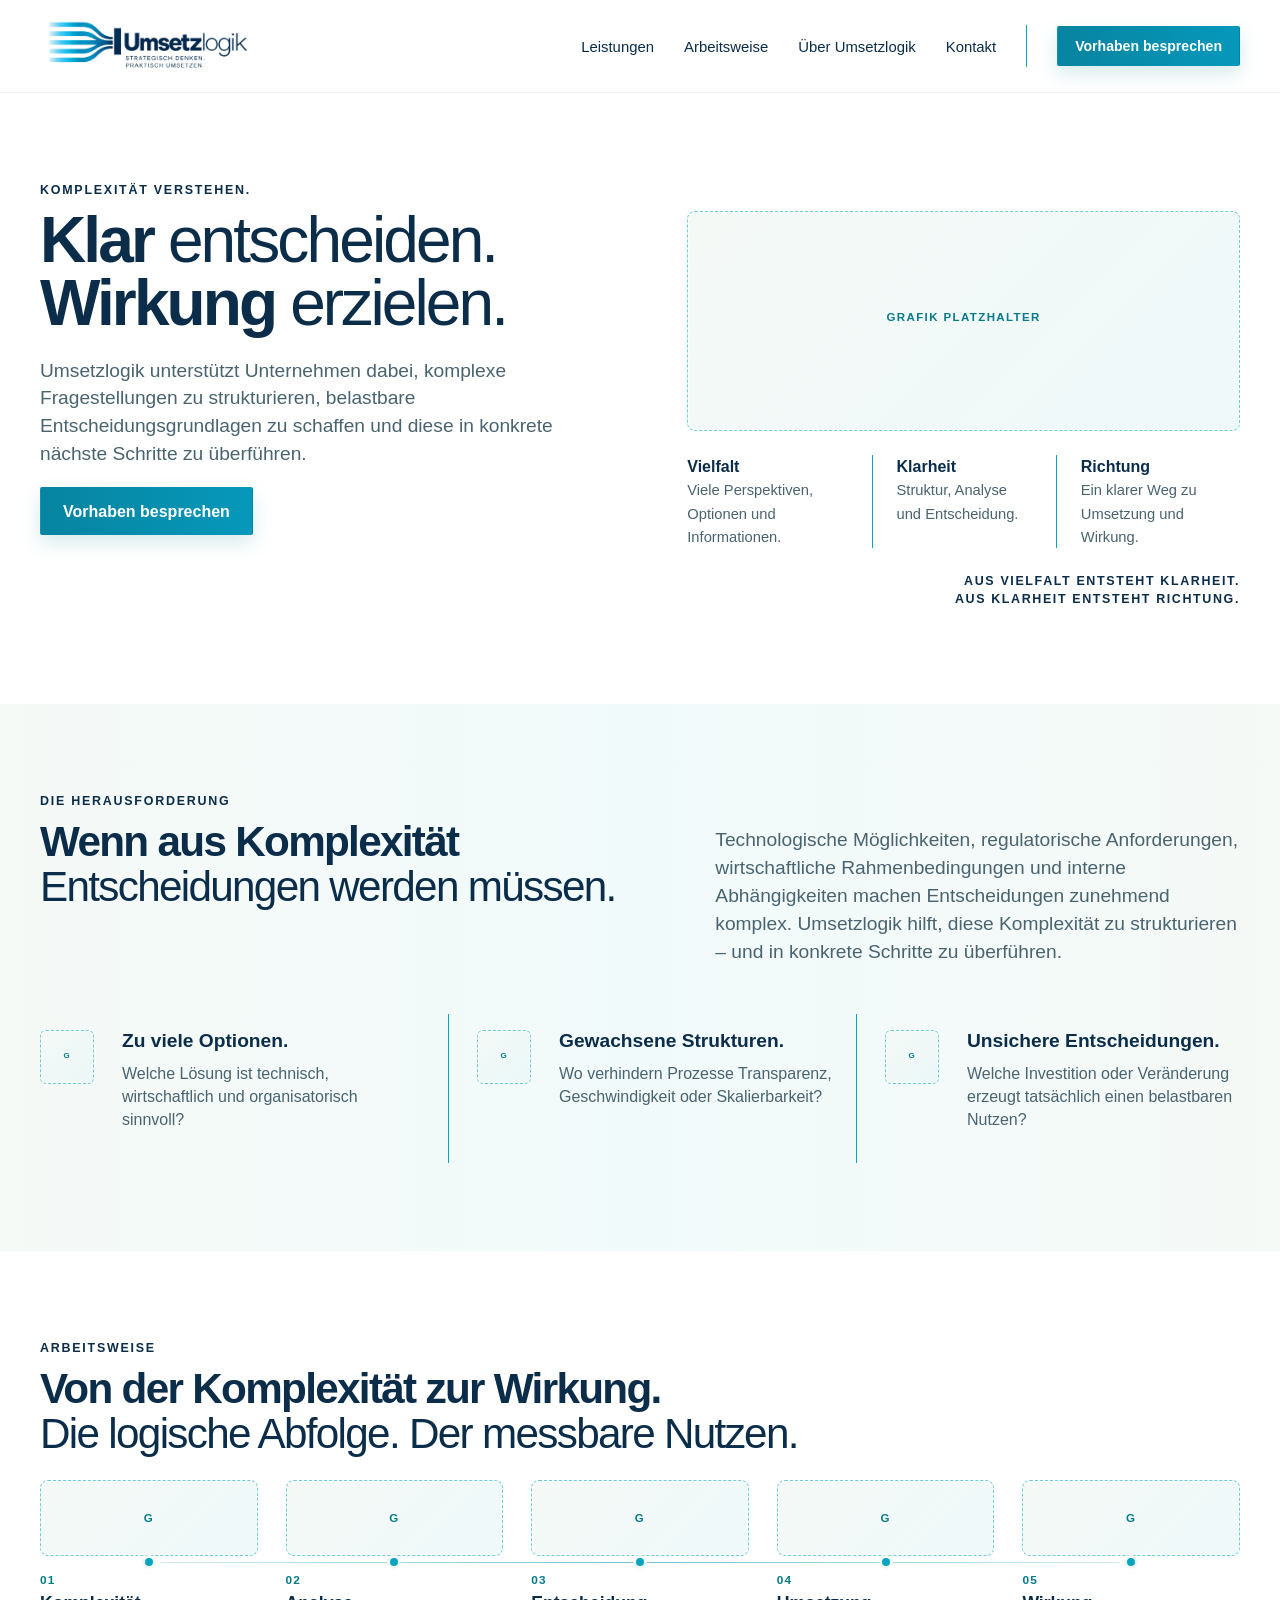
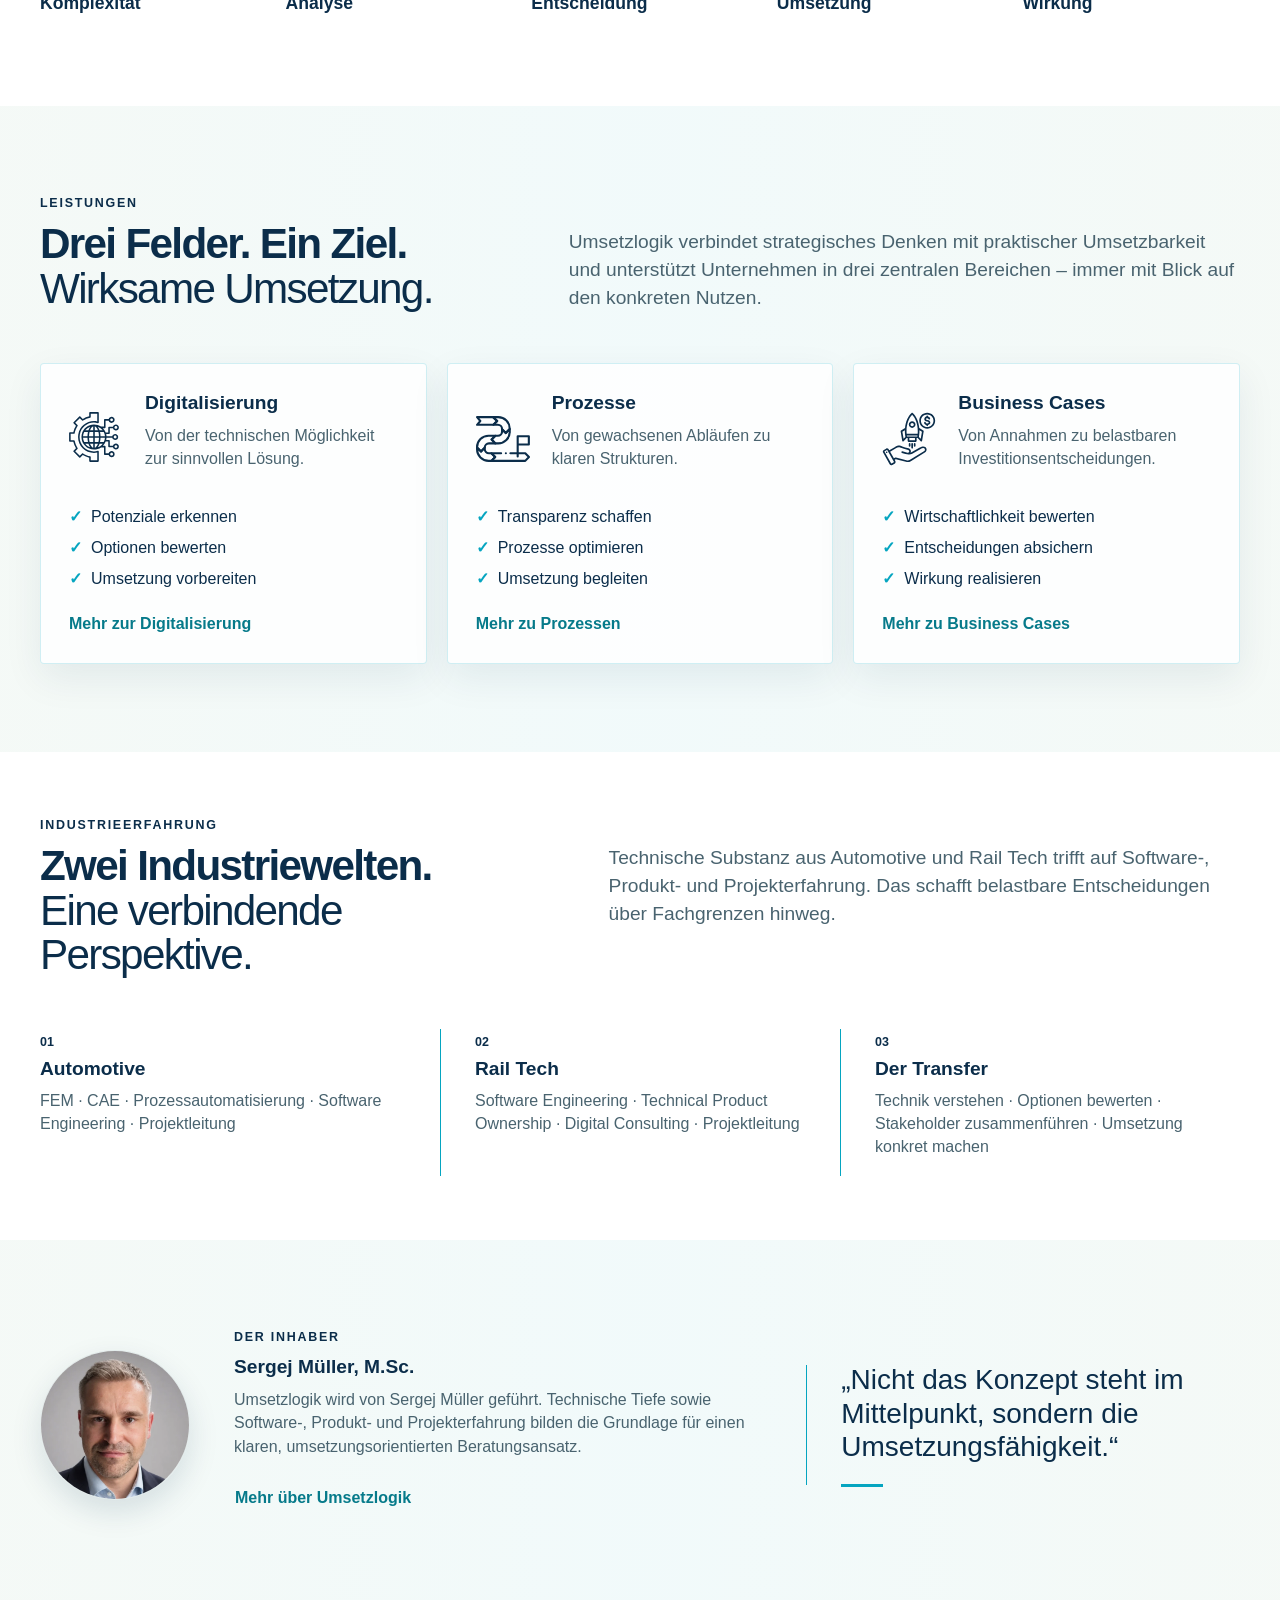
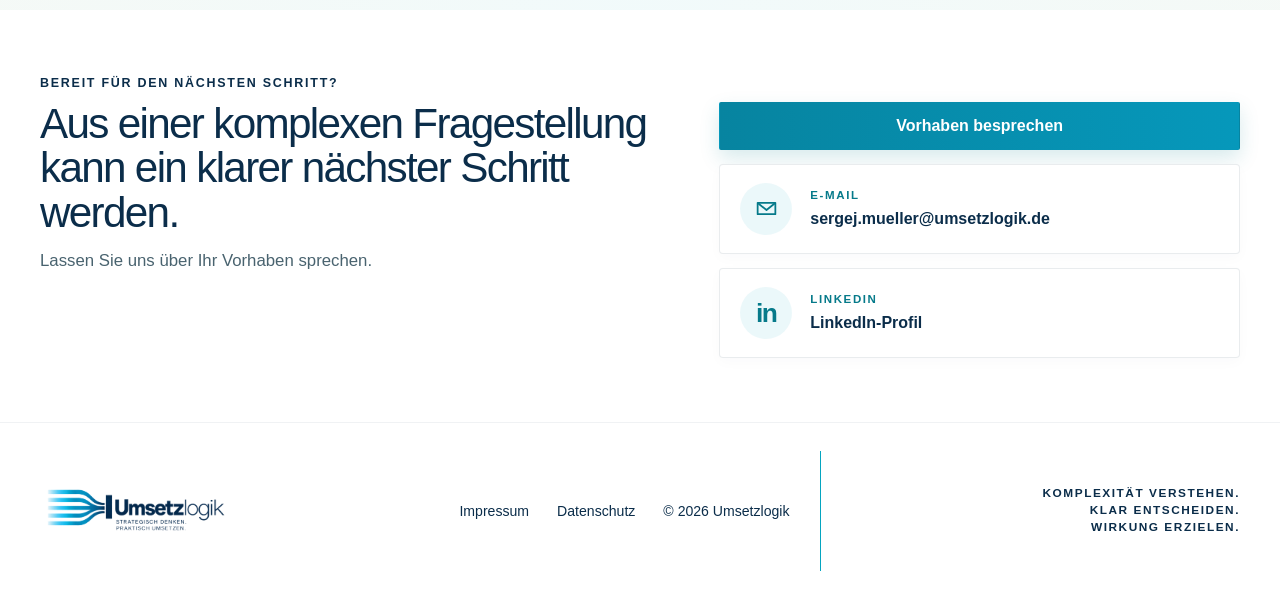
<file: index.html>
<!DOCTYPE html>

<html lang="de">

<head>
    <meta charset="utf-8" />
    <meta content="width=device-width,initial-scale=1" name="viewport" />
    <title>Klar entscheiden. Wirkung erzielen. | Umsetzlogik</title>
    <meta
        content="Umsetzlogik strukturiert komplexe Fragestellungen in Digitalisierung, Prozessen und Business Cases – mit Industrieerfahrung aus Automotive und Rail Tech."
        name="description" />
    <meta content="#0B2D4A" name="theme-color" />
    <link href="assets/favicon.svg?v=20260915-14" rel="icon" type="image/svg+xml" />
    <link href="assets/style.css?v=20260920-40" rel="stylesheet" />
    <meta content="Klar entscheiden. Wirkung erzielen. | Umsetzlogik" property="og:title" />
    <meta
        content="Umsetzlogik strukturiert komplexe Fragestellungen in Digitalisierung, Prozessen und Business Cases – mit Industrieerfahrung aus Automotive und Rail Tech."
        property="og:description" />
    <meta content="website" property="og:type" />
    <link href="https://umsetzlogik.de/" rel="canonical" />
    <meta content="https://umsetzlogik.de/" property="og:url" />
    <meta content="Umsetzlogik" property="og:site_name" />
    <meta content="de_DE" property="og:locale" />
    <meta content="https://umsetzlogik.de/assets/logo-primary.png" property="og:image" />
    <meta content="summary_large_image" name="twitter:card" />
</head>

<body class="home">
    <header class="site-header">
        <div class="container nav"><a aria-label="Umsetzlogik Startseite" class="brand" href="index.html"><img
                    alt="Umsetzlogik – Strategisch denken. Praktisch umsetzen." class="brand-logo" loading="eager"
                    src="assets/logo-primary.png?v=20260915-15" /></a>
            <nav aria-label="Hauptnavigation" class="nav-links" id="site-nav"><a class=""
                    href="leistungen.html">Leistungen</a><a class="" href="arbeitsweise.html">Arbeitsweise</a><a
                    class="" href="ueber.html">Über Umsetzlogik</a><a class="" href="kontakt.html">Kontakt</a><span
                    aria-hidden="true" class="nav-sep"></span><a class="btn primary" href="kontakt.html">Vorhaben
                    besprechen</a></nav><button aria-controls="site-nav" aria-expanded="false" aria-label="Menü öffnen"
                class="mobile-toggle"><span></span><span></span><span></span></button>
        </div>
    </header>
    <main>
        <section class="hero">
            <div class="container hero-grid">
                <div class="hero-copy">
                    <p class="eyebrow">Komplexität verstehen.</p>
                    <h1><strong>Klar</strong> entscheiden.<br /><strong>Wirkung</strong> erzielen.</h1>
                    <p class="lead muted">Umsetzlogik unterstützt Unternehmen dabei, komplexe Fragestellungen zu
                        strukturieren, belastbare Entscheidungsgrundlagen zu schaffen und diese in konkrete nächste
                        Schritte zu überführen.</p>
                    <div class="hero-actions"><a class="btn primary" href="kontakt.html">Vorhaben besprechen</a></div>
                </div>
                <div class="hero-art">
                    <div aria-label="Grafik Platzhalter" class="graphic-placeholder hero" role="img"><span>Grafik
                            Platzhalter</span></div>
                    <div class="hero-meta">
                        <div><strong>Vielfalt</strong><span class="muted small">Viele Perspektiven, Optionen und
                                Informationen.</span></div>
                        <div><strong>Klarheit</strong><span class="muted small">Struktur, Analyse und
                                Entscheidung.</span></div>
                        <div><strong>Richtung</strong><span class="muted small">Ein klarer Weg zu Umsetzung und
                                Wirkung.</span></div>
                    </div>
                    <div class="manifesto">Aus Vielfalt entsteht Klarheit.<br />Aus Klarheit entsteht Richtung.</div>
                </div>
            </div>
        </section>
        <section class="section tint">
            <div class="container question-grid">
                <div class="question-heading">
                    <p class="eyebrow">Die Herausforderung</p>
                    <h2><strong>Wenn aus Komplexität</strong><br />Entscheidungen werden müssen.</h2>
                </div>
                <div class="question-copy">
                    <p class="muted lead">Technologische Möglichkeiten, regulatorische Anforderungen, wirtschaftliche
                        Rahmenbedingungen und interne Abhängigkeiten machen Entscheidungen zunehmend komplex.
                        Umsetzlogik hilft, diese Komplexität zu strukturieren – und in konkrete Schritte zu überführen.
                    </p>
                </div>
                <div class="question-cards">
                    <div class="mini-card">
                        <div class="icon">
                            <div aria-label="Platzhalter für Grafik: Optionen und Wege"
                                class="graphic-placeholder challenge-graphic-placeholder" role="img"
                                title="Optionen und Wege"><span>G</span></div>
                        </div>
                        <div>
                            <h3>Zu viele Optionen.</h3>
                            <p class="muted">Welche Lösung ist technisch, wirtschaftlich und organisatorisch sinnvoll?
                            </p>
                        </div>
                    </div>
                    <div class="mini-card">
                        <div class="icon">
                            <div aria-label="Platzhalter für Grafik: Prozess und Ablauf"
                                class="graphic-placeholder challenge-graphic-placeholder" role="img"
                                title="Prozess und Ablauf"><span>G</span></div>
                        </div>
                        <div>
                            <h3>Gewachsene Strukturen.</h3>
                            <p class="muted">Wo verhindern Prozesse Transparenz, Geschwindigkeit oder Skalierbarkeit?
                            </p>
                        </div>
                    </div>
                    <div class="mini-card">
                        <div class="icon">
                            <div aria-label="Platzhalter für Grafik: Ziel und Wirkung"
                                class="graphic-placeholder challenge-graphic-placeholder" role="img"
                                title="Ziel und Wirkung"><span>G</span></div>
                        </div>
                        <div>
                            <h3>Unsichere Entscheidungen.</h3>
                            <p class="muted">Welche Investition oder Veränderung erzeugt tatsächlich einen belastbaren
                                Nutzen?</p>
                        </div>
                    </div>
                </div>
            </div>
        </section>
        <section class="section">
            <div class="container">
                <p class="eyebrow">Arbeitsweise</p>
                <h2><strong>Von der Komplexität zur Wirkung.</strong><br />Die logische Abfolge. Der messbare Nutzen.
                </h2>
                <div class="process">
                    <div class="step">
                        <div class="step-icon">
                            <div aria-label="Platzhalter für Grafik: Optionen und Wege"
                                class="graphic-placeholder process-graphic-placeholder" role="img"
                                title="Optionen und Wege"><span>G</span></div>
                        </div><span class="num">01</span><strong>Komplexität</strong>
                    </div>
                    <div class="step">
                        <div class="step-icon">
                            <div aria-label="Platzhalter für Grafik: Analyse"
                                class="graphic-placeholder process-graphic-placeholder" role="img" title="Analyse">
                                <span>G</span></div>
                        </div><span class="num">02</span><strong>Analyse</strong>
                    </div>
                    <div class="step">
                        <div class="step-icon">
                            <div aria-label="Platzhalter für Grafik: Entscheidung"
                                class="graphic-placeholder process-graphic-placeholder" role="img" title="Entscheidung">
                                <span>G</span></div>
                        </div><span class="num">03</span><strong>Entscheidung</strong>
                    </div>
                    <div class="step">
                        <div class="step-icon">
                            <div aria-label="Platzhalter für Grafik: Umsetzung"
                                class="graphic-placeholder process-graphic-placeholder" role="img" title="Umsetzung">
                                <span>G</span></div>
                        </div><span class="num">04</span><strong>Umsetzung</strong>
                    </div>
                    <div class="step">
                        <div class="step-icon">
                            <div aria-label="Platzhalter für Grafik: Ziel und Wirkung"
                                class="graphic-placeholder process-graphic-placeholder" role="img"
                                title="Ziel und Wirkung"><span>G</span></div>
                        </div><span class="num">05</span><strong>Wirkung</strong>
                    </div>
                </div>
            </div>
        </section>
        <section class="section tint">
            <div class="container">
                <div class="service-intro">
                    <div class="service-heading">
                        <p class="eyebrow">Leistungen</p>
                        <h2><strong>Drei Felder. Ein Ziel.</strong><br />Wirksame Umsetzung.</h2>
                    </div>
                    <p class="lead muted service-copy">Umsetzlogik verbindet strategisches Denken mit praktischer
                        Umsetzbarkeit und unterstützt Unternehmen in drei zentralen Bereichen – immer mit Blick auf den
                        konkreten Nutzen.</p>
                </div>
                <div class="cards-3">
                    <article class="card service-card">
                        <div class="service-head">
                            <div class="icon"><img alt="" aria-hidden="true" class="pictogram pictogram-asset"
                                    src="assets/icons/digitalisierung.svg" /></div>
                            <div>
                                <h3>Digitalisierung</h3>
                                <p class="muted">Von der technischen Möglichkeit zur sinnvollen Lösung.</p>
                            </div>
                        </div>
                        <ul>
                            <li>Potenziale erkennen</li>
                            <li>Optionen bewerten</li>
                            <li>Umsetzung vorbereiten</li>
                        </ul><a class="link" href="digitalisierung.html">Mehr zur Digitalisierung</a>
                    </article>
                    <article class="card service-card">
                        <div class="service-head">
                            <div class="icon"><img alt="" aria-hidden="true" class="pictogram pictogram-asset"
                                    src="assets/icons/prozesse.svg" /></div>
                            <div>
                                <h3>Prozesse</h3>
                                <p class="muted">Von gewachsenen Abläufen zu klaren Strukturen.</p>
                            </div>
                        </div>
                        <ul>
                            <li>Transparenz schaffen</li>
                            <li>Prozesse optimieren</li>
                            <li>Umsetzung begleiten</li>
                        </ul><a class="link" href="prozesse.html">Mehr zu Prozessen</a>
                    </article>
                    <article class="card service-card">
                        <div class="service-head">
                            <div class="icon"><img alt="" aria-hidden="true" class="pictogram pictogram-asset"
                                    src="assets/icons/business-cases.svg" /></div>
                            <div>
                                <h3>Business Cases</h3>
                                <p class="muted">Von Annahmen zu belastbaren Investitionsentscheidungen.</p>
                            </div>
                        </div>
                        <ul>
                            <li>Wirtschaftlichkeit bewerten</li>
                            <li>Entscheidungen absichern</li>
                            <li>Wirkung realisieren</li>
                        </ul><a class="link" href="business-cases.html">Mehr zu Business Cases</a>
                    </article>
                </div>
            </div>
        </section>
        <section class="section compact industry-proof">
            <div class="container">
                <p class="eyebrow">Industrieerfahrung</p>
                <div class="industry-proof-head">
                    <h2><strong>Zwei Industriewelten.</strong><br />Eine verbindende Perspektive.</h2>
                    <p class="lead muted">Technische Substanz aus Automotive und Rail Tech trifft auf Software-,
                        Produkt- und Projekterfahrung. Das schafft belastbare Entscheidungen über Fachgrenzen hinweg.
                    </p>
                </div>
                <div class="industry-proof-grid">
                    <div>
                        <span class="num">01</span>
                        <h3>Automotive</h3>
                        <p class="muted">FEM · CAE · Prozessautomatisierung · Software Engineering · Projektleitung</p>
                    </div>
                    <div>
                        <span class="num">02</span>
                        <h3>Rail Tech</h3>
                        <p class="muted">Software Engineering · Technical Product Ownership · Digital Consulting ·
                            Projektleitung</p>
                    </div>
                    <div>
                        <span class="num">03</span>
                        <h3>Der Transfer</h3>
                        <p class="muted">Technik verstehen · Optionen bewerten · Stakeholder zusammenführen · Umsetzung
                            konkret machen</p>
                    </div>
                </div>
            </div>
        </section>
        <section class="section tint">
            <div class="container about-strip"><img alt="Sergej Müller, M.Sc., Inhaber von Umsetzlogik"
                    class="portrait portrait-photo" loading="lazy"
                    src="assets/sergej-mueller-home-close.webp?v=20260920-01" />
                <div>
                    <p class="eyebrow">Der Inhaber</p>
                    <h3>Sergej Müller, M.Sc.</h3>
                    <p class="muted">Umsetzlogik wird von Sergej Müller geführt. Technische Tiefe sowie Software-,
                        Produkt- und Projekterfahrung bilden die Grundlage für einen klaren, umsetzungsorientierten
                        Beratungsansatz.</p><a class="btn ghost" href="ueber.html">Mehr über Umsetzlogik</a>
                </div><span class="vline"></span>
                <div class="quote">„Nicht das Konzept steht im Mittelpunkt, sondern die Umsetzungsfähigkeit.“</div>
            </div>
        </section>
        <section class="section compact inquiry-cta">
            <div class="container inquiry-cta-grid">
                <div class="inquiry-copy">
                    <p class="eyebrow">Bereit für den nächsten Schritt?</p>
                    <h2>Aus einer komplexen Fragestellung kann ein klarer nächster Schritt werden.</h2>
                    <p class="muted">Lassen Sie uns über Ihr Vorhaben sprechen.</p>
                </div><a class="btn primary inquiry-primary" href="kontakt.html">Vorhaben besprechen</a>
                <div aria-label="Direkter Kontakt" class="inquiry-options"><a class="inquiry-option"
                        href="mailto:sergej.mueller@umsetzlogik.de"><span aria-hidden="true"
                            class="inquiry-option-icon inquiry-mail-icon"><svg role="img" viewbox="0 0 24 24">
                                <path d="M3.5 6.5h17v11h-17z"></path>
                                <path d="m4.5 7.5 7.5 6 7.5-6"></path>
                            </svg></span><span class="inquiry-option-copy"><span
                                class="inquiry-option-label">E-Mail</span><span
                                class="inquiry-option-value">sergej.mueller@umsetzlogik.de</span></span></a><a
                        class="inquiry-option" href="https://de.linkedin.com/in/sergej-m%C3%BCller-3799a1286"
                        rel="noopener" target="_blank"><span aria-hidden="true"
                            class="inquiry-option-icon inquiry-linkedin-icon">in</span><span
                            class="inquiry-option-copy"><span class="inquiry-option-label">LinkedIn</span><span
                                class="inquiry-option-value">LinkedIn-Profil</span></span></a></div>
            </div>
        </section>
    </main>
    <footer class="footer">
        <div class="container footer-grid"><a class="brand" href="index.html"><img
                    alt="Umsetzlogik – Strategisch denken. Praktisch umsetzen." class="brand-logo" loading="eager"
                    src="assets/logo-primary.png?v=20260915-15" /></a>
            <div class="footer-links"><a href="impressum.html">Impressum</a><a
                    href="datenschutz.html">Datenschutz</a><span>© 2026 Umsetzlogik</span></div><span
                class="vline"></span>
            <div class="slogan">Komplexität verstehen.<br />Klar entscheiden.<br />Wirkung erzielen.</div>
        </div>
    </footer>
    <script src="assets/script.js?v=20260916-18"></script>
</body>

</html>
</file>
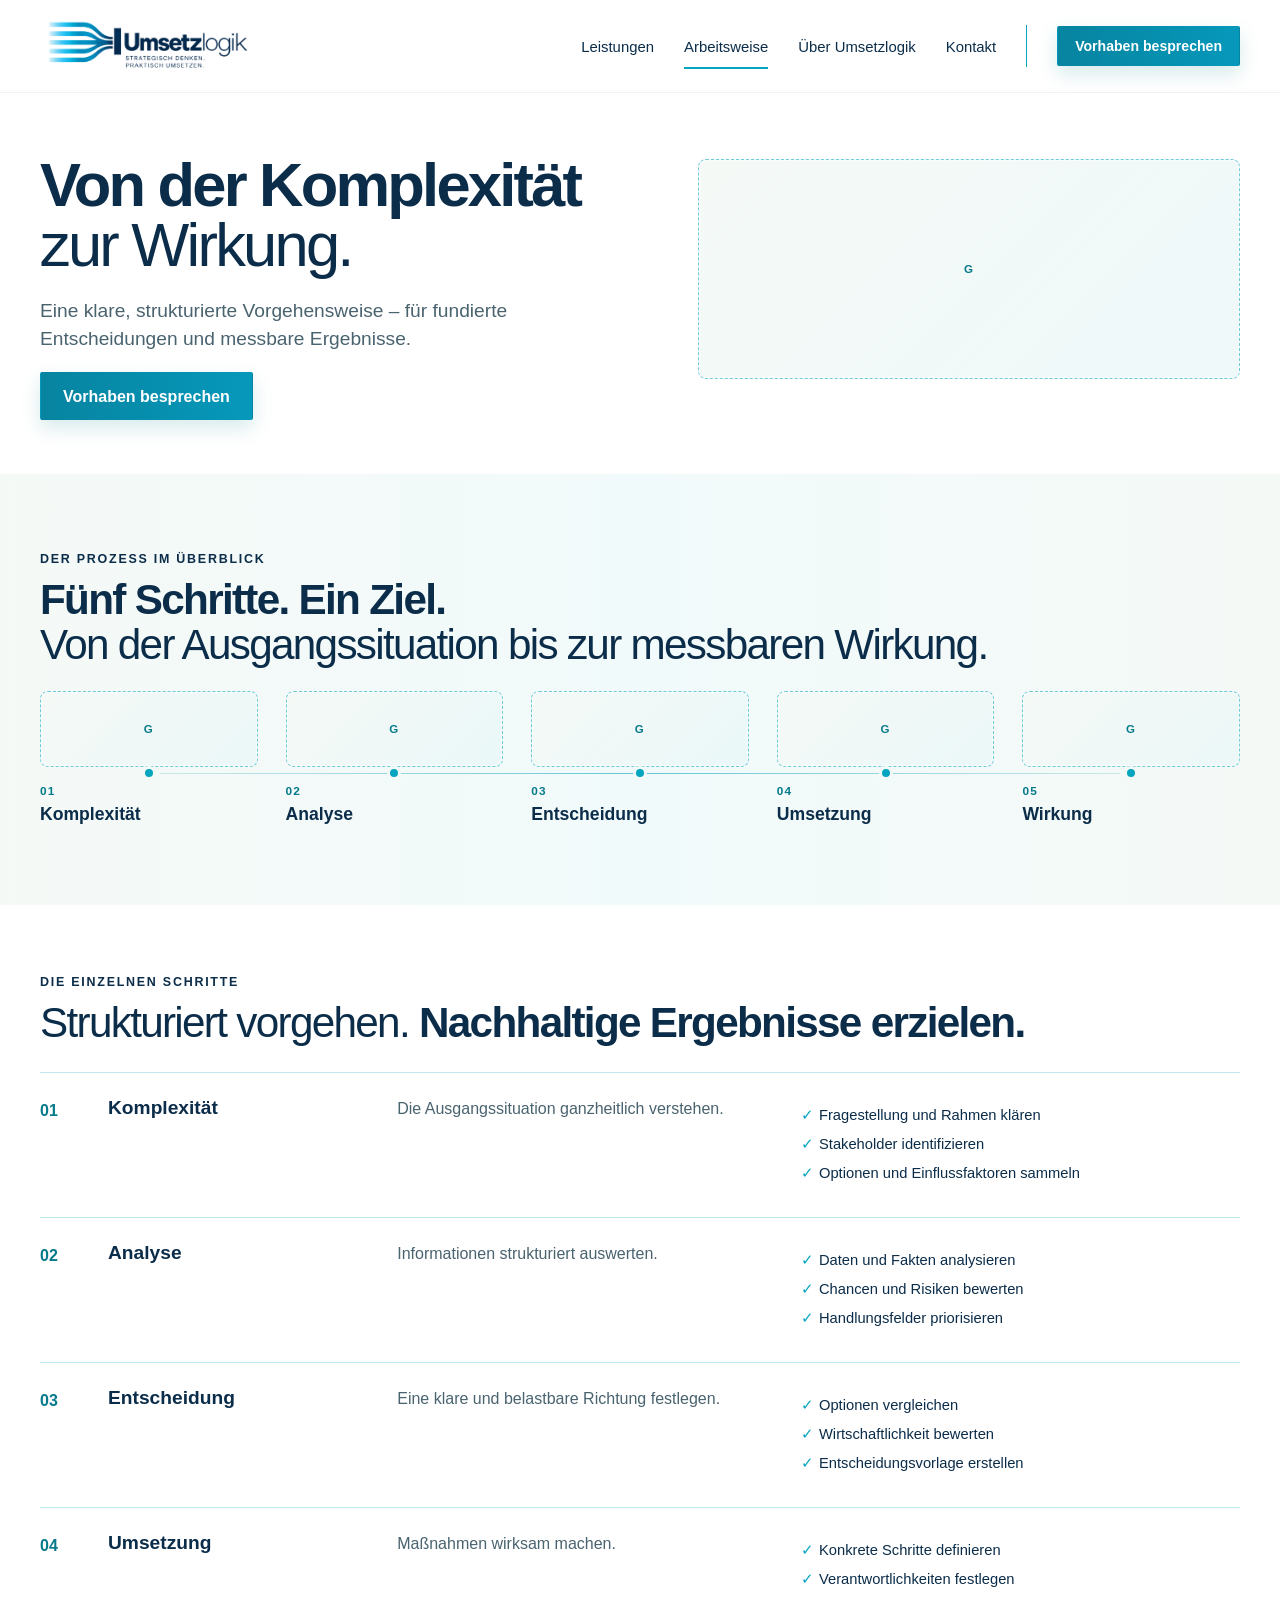
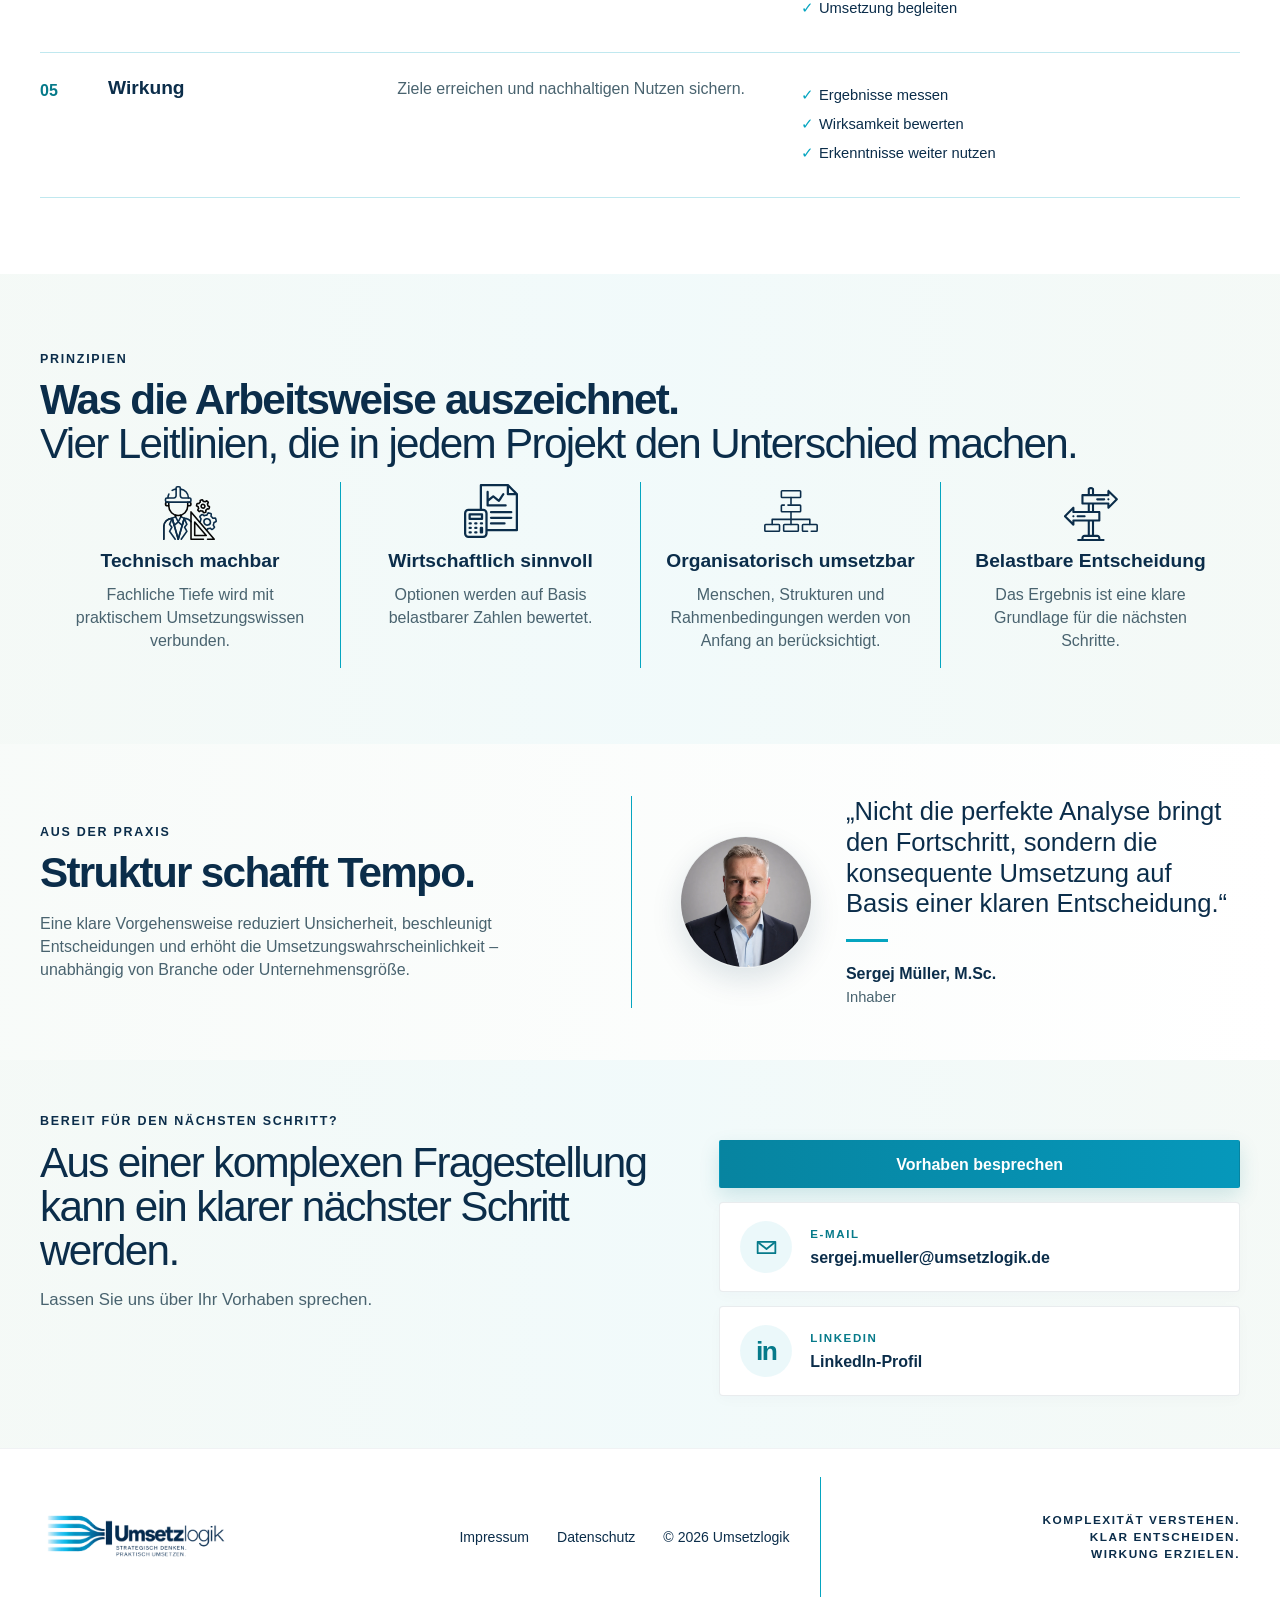
<file: arbeitsweise.html>
<!DOCTYPE html>

<html lang="de">

<head>
    <meta charset="utf-8" />
    <meta content="width=device-width,initial-scale=1" name="viewport" />
    <title>Arbeitsweise | Umsetzlogik</title>
    <meta
        content="Von Komplexität zu Wirkung: eine klare, strukturierte Vorgehensweise für fundierte Entscheidungen und messbare Ergebnisse."
        name="description" />
    <meta content="#0B2D4A" name="theme-color" />
    <link href="assets/favicon.svg?v=20260915-14" rel="icon" type="image/svg+xml" />
    <link href="assets/style.css?v=20260920-40" rel="stylesheet" />
    <meta content="Arbeitsweise | Umsetzlogik" property="og:title" />
    <meta
        content="Von Komplexität zu Wirkung: eine klare, strukturierte Vorgehensweise für fundierte Entscheidungen und messbare Ergebnisse."
        property="og:description" />
    <meta content="website" property="og:type" />
    <link href="https://umsetzlogik.de/arbeitsweise.html" rel="canonical" />
    <meta content="https://umsetzlogik.de/arbeitsweise.html" property="og:url" />
    <meta content="Umsetzlogik" property="og:site_name" />
    <meta content="de_DE" property="og:locale" />
    <meta content="https://umsetzlogik.de/assets/logo-primary.png" property="og:image" />
    <meta content="summary_large_image" name="twitter:card" />
</head>

<body>
    <header class="site-header">
        <div class="container nav"><a aria-label="Umsetzlogik Startseite" class="brand" href="index.html"><img
                    alt="Umsetzlogik – Strategisch denken. Praktisch umsetzen." class="brand-logo" loading="lazy"
                    src="assets/logo-primary.png?v=20260915-15" /></a>
            <nav aria-label="Hauptnavigation" class="nav-links" id="site-nav"><a class=""
                    href="leistungen.html">Leistungen</a><a aria-current="page" class="active"
                    href="arbeitsweise.html">Arbeitsweise</a><a class="" href="ueber.html">Über Umsetzlogik</a><a
                    class="" href="kontakt.html">Kontakt</a><span aria-hidden="true" class="nav-sep"></span><a
                    class="btn primary" href="kontakt.html">Vorhaben besprechen</a></nav><button
                aria-controls="site-nav" aria-expanded="false" aria-label="Menü öffnen"
                class="mobile-toggle"><span></span><span></span><span></span></button>
        </div>
    </header>
    <main>
        <section class="page-hero">
            <div class="container page-hero-grid">
                <div>
                    <h1><strong>Von der Komplexität</strong><br />zur Wirkung.</h1>
                    <p class="lead muted">Eine klare, strukturierte Vorgehensweise – für fundierte Entscheidungen und
                        messbare Ergebnisse.</p><a class="btn primary" href="kontakt.html">Vorhaben besprechen</a>
                </div>
                <div aria-label="Platzhalter für Grafik: Arbeitsweise"
                    class="graphic-placeholder hero brand-graphic-placeholder" role="img" title="Arbeitsweise">
                    <span>G</span></div>
            </div>
        </section>
        <section class="section tint">
            <div class="container">
                <p class="eyebrow">Der Prozess im Überblick</p>
                <h2><strong>Fünf Schritte. Ein Ziel.</strong><br />Von der Ausgangssituation bis zur messbaren Wirkung.
                </h2>
                <div class="process">
                    <div class="step">
                        <div class="step-icon">
                            <div aria-label="Platzhalter für Grafik: Optionen und Wege"
                                class="graphic-placeholder process-graphic-placeholder" role="img"
                                title="Optionen und Wege"><span>G</span></div>
                        </div><span class="num">01</span><strong>Komplexität</strong>
                    </div>
                    <div class="step">
                        <div class="step-icon">
                            <div aria-label="Platzhalter für Grafik: Analyse"
                                class="graphic-placeholder process-graphic-placeholder" role="img" title="Analyse">
                                <span>G</span></div>
                        </div><span class="num">02</span><strong>Analyse</strong>
                    </div>
                    <div class="step">
                        <div class="step-icon">
                            <div aria-label="Platzhalter für Grafik: Entscheidung"
                                class="graphic-placeholder process-graphic-placeholder" role="img" title="Entscheidung">
                                <span>G</span></div>
                        </div><span class="num">03</span><strong>Entscheidung</strong>
                    </div>
                    <div class="step">
                        <div class="step-icon">
                            <div aria-label="Platzhalter für Grafik: Umsetzung"
                                class="graphic-placeholder process-graphic-placeholder" role="img" title="Umsetzung">
                                <span>G</span></div>
                        </div><span class="num">04</span><strong>Umsetzung</strong>
                    </div>
                    <div class="step">
                        <div class="step-icon">
                            <div aria-label="Platzhalter für Grafik: Ziel und Wirkung"
                                class="graphic-placeholder process-graphic-placeholder" role="img"
                                title="Ziel und Wirkung"><span>G</span></div>
                        </div><span class="num">05</span><strong>Wirkung</strong>
                    </div>
                </div>
            </div>
        </section>
        <section class="section step-detail-section">
            <div class="container">
                <p class="eyebrow">Die einzelnen Schritte</p>
                <h2>Strukturiert vorgehen. <strong>Nachhaltige Ergebnisse erzielen.</strong></h2>
                <div class="step-cards">
                    <div class="step-card"><span class="num">01</span>
                        <h3>Komplexität</h3>
                        <p class="muted">Die Ausgangssituation ganzheitlich verstehen.</p>
                        <ul>
                            <li>Fragestellung und Rahmen klären</li>
                            <li>Stakeholder identifizieren</li>
                            <li>Optionen und Einflussfaktoren sammeln</li>
                        </ul>
                    </div>
                    <div class="step-card"><span class="num">02</span>
                        <h3>Analyse</h3>
                        <p class="muted">Informationen strukturiert auswerten.</p>
                        <ul>
                            <li>Daten und Fakten analysieren</li>
                            <li>Chancen und Risiken bewerten</li>
                            <li>Handlungsfelder priorisieren</li>
                        </ul>
                    </div>
                    <div class="step-card"><span class="num">03</span>
                        <h3>Entscheidung</h3>
                        <p class="muted">Eine klare und belastbare Richtung festlegen.</p>
                        <ul>
                            <li>Optionen vergleichen</li>
                            <li>Wirtschaftlichkeit bewerten</li>
                            <li>Entscheidungsvorlage erstellen</li>
                        </ul>
                    </div>
                    <div class="step-card"><span class="num">04</span>
                        <h3>Umsetzung</h3>
                        <p class="muted">Maßnahmen wirksam machen.</p>
                        <ul>
                            <li>Konkrete Schritte definieren</li>
                            <li>Verantwortlichkeiten festlegen</li>
                            <li>Umsetzung begleiten</li>
                        </ul>
                    </div>
                    <div class="step-card"><span class="num">05</span>
                        <h3>Wirkung</h3>
                        <p class="muted">Ziele erreichen und nachhaltigen Nutzen sichern.</p>
                        <ul>
                            <li>Ergebnisse messen</li>
                            <li>Wirksamkeit bewerten</li>
                            <li>Erkenntnisse weiter nutzen</li>
                        </ul>
                    </div>
                </div>
            </div>
        </section>
        <section class="section tint">
            <div class="container">
                <p class="eyebrow">Prinzipien</p>
                <h2><strong>Was die Arbeitsweise auszeichnet.</strong><br />Vier Leitlinien, die in jedem Projekt den
                    Unterschied machen.</h2>
                <div class="principles">
                    <div>
                        <div class="icon"><img alt="" aria-hidden="true" class="pictogram principle-pictogram"
                                src="assets/icons/arbeitsweise-technisch.svg" /></div>
                        <h3>Technisch machbar</h3>
                        <p class="muted">Fachliche Tiefe wird mit praktischem Umsetzungswissen verbunden.</p>
                    </div>
                    <div>
                        <div class="icon"><img alt="" aria-hidden="true" class="pictogram principle-pictogram"
                                src="assets/icons/arbeitsweise-wirtschaftlich.svg" /></div>
                        <h3>Wirtschaftlich sinnvoll</h3>
                        <p class="muted">Optionen werden auf Basis belastbarer Zahlen bewertet.</p>
                    </div>
                    <div>
                        <div class="icon"><img alt="" aria-hidden="true" class="pictogram principle-pictogram"
                                src="assets/icons/arbeitsweise-organisatorisch.svg" /></div>
                        <h3>Organisatorisch umsetzbar</h3>
                        <p class="muted">Menschen, Strukturen und Rahmenbedingungen werden von Anfang an berücksichtigt.
                        </p>
                    </div>
                    <div>
                        <div class="icon"><img alt="" aria-hidden="true" class="pictogram principle-pictogram"
                                src="assets/icons/arbeitsweise-entscheidung.svg" /></div>
                        <h3>Belastbare Entscheidung</h3>
                        <p class="muted">Das Ergebnis ist eine klare Grundlage für die nächsten Schritte.</p>
                    </div>
                </div>
            </div>
        </section>
        <section class="section compact practice-section">
            <div class="container practice-strip">
                <div class="practice-copy">
                    <p class="eyebrow">Aus der Praxis</p>
                    <h2><strong>Struktur schafft Tempo.</strong></h2>
                    <p class="muted">Eine klare Vorgehensweise reduziert Unsicherheit, beschleunigt Entscheidungen und
                        erhöht die Umsetzungswahrscheinlichkeit – unabhängig von Branche oder Unternehmensgröße.</p>
                </div>
                <div class="practice-proof"><img alt="Sergej Müller, M.Sc." class="portrait portrait-photo"
                        loading="lazy" src="assets/sergej-mueller.webp?v=20260915-14" />
                    <div class="practice-quote">
                        <div class="quote">„Nicht die perfekte Analyse bringt den Fortschritt, sondern die konsequente
                            Umsetzung auf Basis einer klaren Entscheidung.“</div>
                        <p class="practice-author"><strong>Sergej Müller, M.Sc.</strong><br /><span
                                class="muted small">Inhaber</span></p>
                    </div>
                </div>
            </div>
        </section>
        <section class="section compact tint inquiry-cta">
            <div class="container inquiry-cta-grid">
                <div class="inquiry-copy">
                    <p class="eyebrow">Bereit für den nächsten Schritt?</p>
                    <h2>Aus einer komplexen Fragestellung kann ein klarer nächster Schritt werden.</h2>
                    <p class="muted">Lassen Sie uns über Ihr Vorhaben sprechen.</p>
                </div><a class="btn primary inquiry-primary" href="kontakt.html">Vorhaben besprechen</a>
                <div class="inquiry-options" aria-label="Direkter Kontakt"><a class="inquiry-option"
                        href="mailto:sergej.mueller@umsetzlogik.de"><span class="inquiry-option-icon inquiry-mail-icon"
                            aria-hidden="true"><svg viewBox="0 0 24 24" role="img">
                                <path d="M3.5 6.5h17v11h-17z"></path>
                                <path d="m4.5 7.5 7.5 6 7.5-6"></path>
                            </svg></span><span class="inquiry-option-copy"><span
                                class="inquiry-option-label">E-Mail</span><span
                                class="inquiry-option-value">sergej.mueller@umsetzlogik.de</span></span></a><a
                        class="inquiry-option" href="https://de.linkedin.com/in/sergej-m%C3%BCller-3799a1286"
                        rel="noopener" target="_blank"><span class="inquiry-option-icon inquiry-linkedin-icon"
                            aria-hidden="true">in</span><span class="inquiry-option-copy"><span
                                class="inquiry-option-label">LinkedIn</span><span
                                class="inquiry-option-value">LinkedIn-Profil</span></span></a></div>
            </div>
        </section>
    </main>
    <footer class="footer">
        <div class="container footer-grid"><a class="brand" href="index.html"><img
                    alt="Umsetzlogik – Strategisch denken. Praktisch umsetzen." class="brand-logo" loading="lazy"
                    src="assets/logo-primary.png?v=20260915-15" /></a>
            <div class="footer-links"><a href="impressum.html">Impressum</a><a
                    href="datenschutz.html">Datenschutz</a><span>© 2026 Umsetzlogik</span></div><span
                class="vline"></span>
            <div class="slogan">Komplexität verstehen.<br />Klar entscheiden.<br />Wirkung erzielen.</div>
        </div>
    </footer>
    <script src="assets/script.js?v=20260916-18"></script>
</body>

</html>
</file>
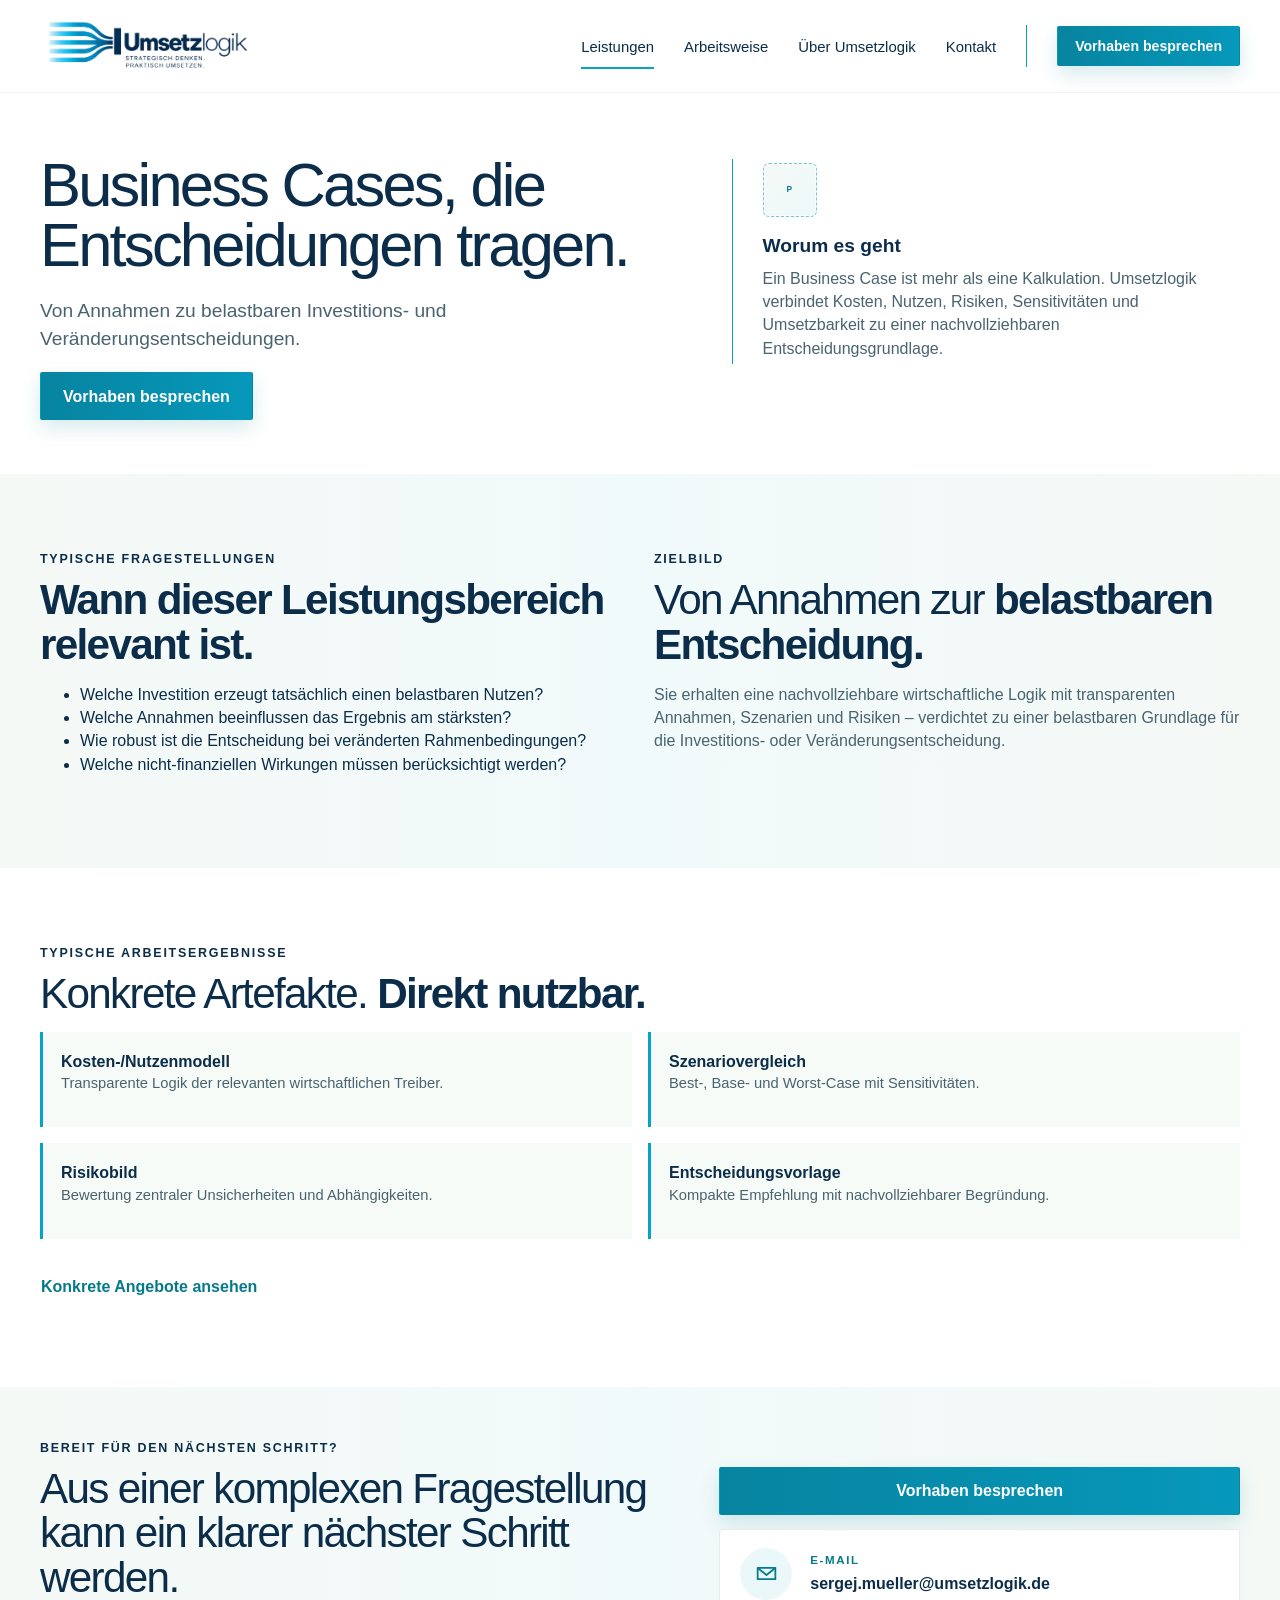
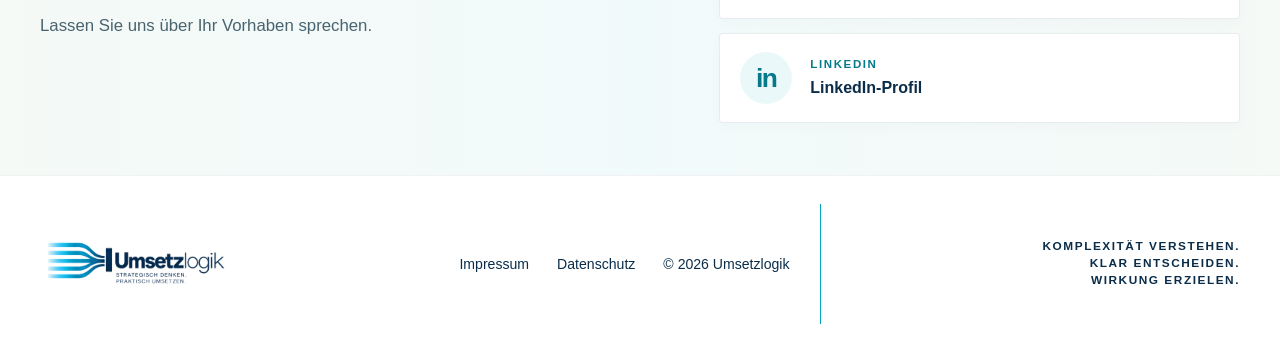
<file: business-cases.html>
<!DOCTYPE html>

<html lang="de">

<head>
    <meta charset="utf-8" />
    <meta content="width=device-width,initial-scale=1" name="viewport" />
    <title>Business Cases, die Entscheidungen tragen. | Umsetzlogik</title>
    <meta
        content="Ein Business Case ist mehr als eine Kalkulation. Umsetzlogik verbindet Kosten, Nutzen, Risiken, Sensitivitäten und Umsetzbarkeit zu einer nachvollziehbaren Entscheidungsgrundlage."
        name="description" />
    <meta content="#0B2D4A" name="theme-color" />
    <link href="assets/favicon.svg?v=20260915-14" rel="icon" type="image/svg+xml" />
    <link href="assets/style.css?v=20260920-40" rel="stylesheet" />
    <meta content="Business Cases, die Entscheidungen tragen. | Umsetzlogik" property="og:title" />
    <meta
        content="Ein Business Case ist mehr als eine Kalkulation. Umsetzlogik verbindet Kosten, Nutzen, Risiken, Sensitivitäten und Umsetzbarkeit zu einer nachvollziehbaren Entscheidungsgrundlage."
        property="og:description" />
    <meta content="website" property="og:type" />
    <link href="https://umsetzlogik.de/business-cases.html" rel="canonical" />
    <meta content="https://umsetzlogik.de/business-cases.html" property="og:url" />
    <meta content="Umsetzlogik" property="og:site_name" />
    <meta content="de_DE" property="og:locale" />
    <meta content="https://umsetzlogik.de/assets/logo-primary.png" property="og:image" />
    <meta content="summary_large_image" name="twitter:card" />
</head>

<body>
    <header class="site-header">
        <div class="container nav"><a aria-label="Umsetzlogik Startseite" class="brand" href="index.html"><img
                    alt="Umsetzlogik – Strategisch denken. Praktisch umsetzen." class="brand-logo" loading="lazy"
                    src="assets/logo-primary.png?v=20260915-15" /></a>
            <nav aria-label="Hauptnavigation" class="nav-links" id="site-nav"><a aria-current="page" class="active"
                    href="leistungen.html">Leistungen</a><a class="" href="arbeitsweise.html">Arbeitsweise</a><a
                    class="" href="ueber.html">Über Umsetzlogik</a><a class="" href="kontakt.html">Kontakt</a><span
                    aria-hidden="true" class="nav-sep"></span><a class="btn primary" href="kontakt.html">Vorhaben
                    besprechen</a></nav><button aria-controls="site-nav" aria-expanded="false" aria-label="Menü öffnen"
                class="mobile-toggle"><span></span><span></span><span></span></button>
        </div>
    </header>
    <main>
        <section class="page-hero">
            <div class="container detail-hero">
                <div>
                    <h1>Business Cases, die Entscheidungen tragen.</h1>
                    <p class="lead muted">Von Annahmen zu belastbaren Investitions- und Veränderungsentscheidungen.</p>
                    <a class="btn primary" href="kontakt.html">Vorhaben besprechen</a>
                </div>
                <aside class="detail-context">
                    <div class="icon">
                        <div aria-label="Platzhalter für Piktogramm: Business Cases"
                            class="graphic-placeholder pictogram-placeholder" role="img" title="Business Cases">
                            <span>P</span></div>
                    </div>
                    <h3>Worum es geht</h3>
                    <p class="muted">Ein Business Case ist mehr als eine Kalkulation. Umsetzlogik verbindet Kosten,
                        Nutzen, Risiken, Sensitivitäten und Umsetzbarkeit zu einer nachvollziehbaren
                        Entscheidungsgrundlage.</p>
                </aside>
            </div>
        </section>
        <section class="section tint">
            <div class="container detail-grid">
                <div>
                    <p class="eyebrow">Typische Fragestellungen</p>
                    <h2><strong>Wann dieser Leistungsbereich relevant ist.</strong></h2>
                    <ul>
                        <li>Welche Investition erzeugt tatsächlich einen belastbaren Nutzen?</li>
                        <li>Welche Annahmen beeinflussen das Ergebnis am stärksten?</li>
                        <li>Wie robust ist die Entscheidung bei veränderten Rahmenbedingungen?</li>
                        <li>Welche nicht-finanziellen Wirkungen müssen berücksichtigt werden?</li>
                    </ul>
                </div>
                <div>
                    <p class="eyebrow">Zielbild</p>
                    <h2>Von Annahmen zur <strong>belastbaren Entscheidung.</strong></h2>
                    <p class="muted">Sie erhalten eine nachvollziehbare wirtschaftliche Logik mit transparenten
                        Annahmen, Szenarien und Risiken – verdichtet zu einer belastbaren Grundlage für die
                        Investitions- oder Veränderungsentscheidung.</p>
                </div>
            </div>
        </section>
        <section class="section">
            <div class="container">
                <p class="eyebrow">Typische Arbeitsergebnisse</p>
                <h2>Konkrete Artefakte. <strong>Direkt nutzbar.</strong></h2>
                <div class="deliverables">
                    <div class="deliverable"><strong>Kosten-/Nutzenmodell</strong>
                        <p class="muted small">Transparente Logik der relevanten wirtschaftlichen Treiber.</p>
                    </div>
                    <div class="deliverable"><strong>Szenariovergleich</strong>
                        <p class="muted small">Best-, Base- und Worst-Case mit Sensitivitäten.</p>
                    </div>
                    <div class="deliverable"><strong>Risikobild</strong>
                        <p class="muted small">Bewertung zentraler Unsicherheiten und Abhängigkeiten.</p>
                    </div>
                    <div class="deliverable"><strong>Entscheidungsvorlage</strong>
                        <p class="muted small">Kompakte Empfehlung mit nachvollziehbarer Begründung.</p>
                    </div>
                </div>
                <div class="section-link"><a class="btn ghost" href="leistungen.html#business-cases">Konkrete Angebote
                        ansehen</a></div>
            </div>
        </section>
        <section class="section compact tint inquiry-cta">
            <div class="container inquiry-cta-grid">
                <div class="inquiry-copy">
                    <p class="eyebrow">Bereit für den nächsten Schritt?</p>
                    <h2>Aus einer komplexen Fragestellung kann ein klarer nächster Schritt werden.</h2>
                    <p class="muted">Lassen Sie uns über Ihr Vorhaben sprechen.</p>
                </div><a class="btn primary inquiry-primary" href="kontakt.html">Vorhaben besprechen</a>
                <div class="inquiry-options" aria-label="Direkter Kontakt"><a class="inquiry-option"
                        href="mailto:sergej.mueller@umsetzlogik.de"><span class="inquiry-option-icon inquiry-mail-icon"
                            aria-hidden="true"><svg viewBox="0 0 24 24" role="img">
                                <path d="M3.5 6.5h17v11h-17z"></path>
                                <path d="m4.5 7.5 7.5 6 7.5-6"></path>
                            </svg></span><span class="inquiry-option-copy"><span
                                class="inquiry-option-label">E-Mail</span><span
                                class="inquiry-option-value">sergej.mueller@umsetzlogik.de</span></span></a><a
                        class="inquiry-option" href="https://de.linkedin.com/in/sergej-m%C3%BCller-3799a1286"
                        rel="noopener" target="_blank"><span class="inquiry-option-icon inquiry-linkedin-icon"
                            aria-hidden="true">in</span><span class="inquiry-option-copy"><span
                                class="inquiry-option-label">LinkedIn</span><span
                                class="inquiry-option-value">LinkedIn-Profil</span></span></a></div>
            </div>
        </section>
    </main>
    <footer class="footer">
        <div class="container footer-grid"><a class="brand" href="index.html"><img
                    alt="Umsetzlogik – Strategisch denken. Praktisch umsetzen." class="brand-logo" loading="lazy"
                    src="assets/logo-primary.png?v=20260915-15" /></a>
            <div class="footer-links"><a href="impressum.html">Impressum</a><a
                    href="datenschutz.html">Datenschutz</a><span>© 2026 Umsetzlogik</span></div><span
                class="vline"></span>
            <div class="slogan">Komplexität verstehen.<br />Klar entscheiden.<br />Wirkung erzielen.</div>
        </div>
    </footer>
    <script src="assets/script.js?v=20260916-18"></script>
</body>

</html>
</file>
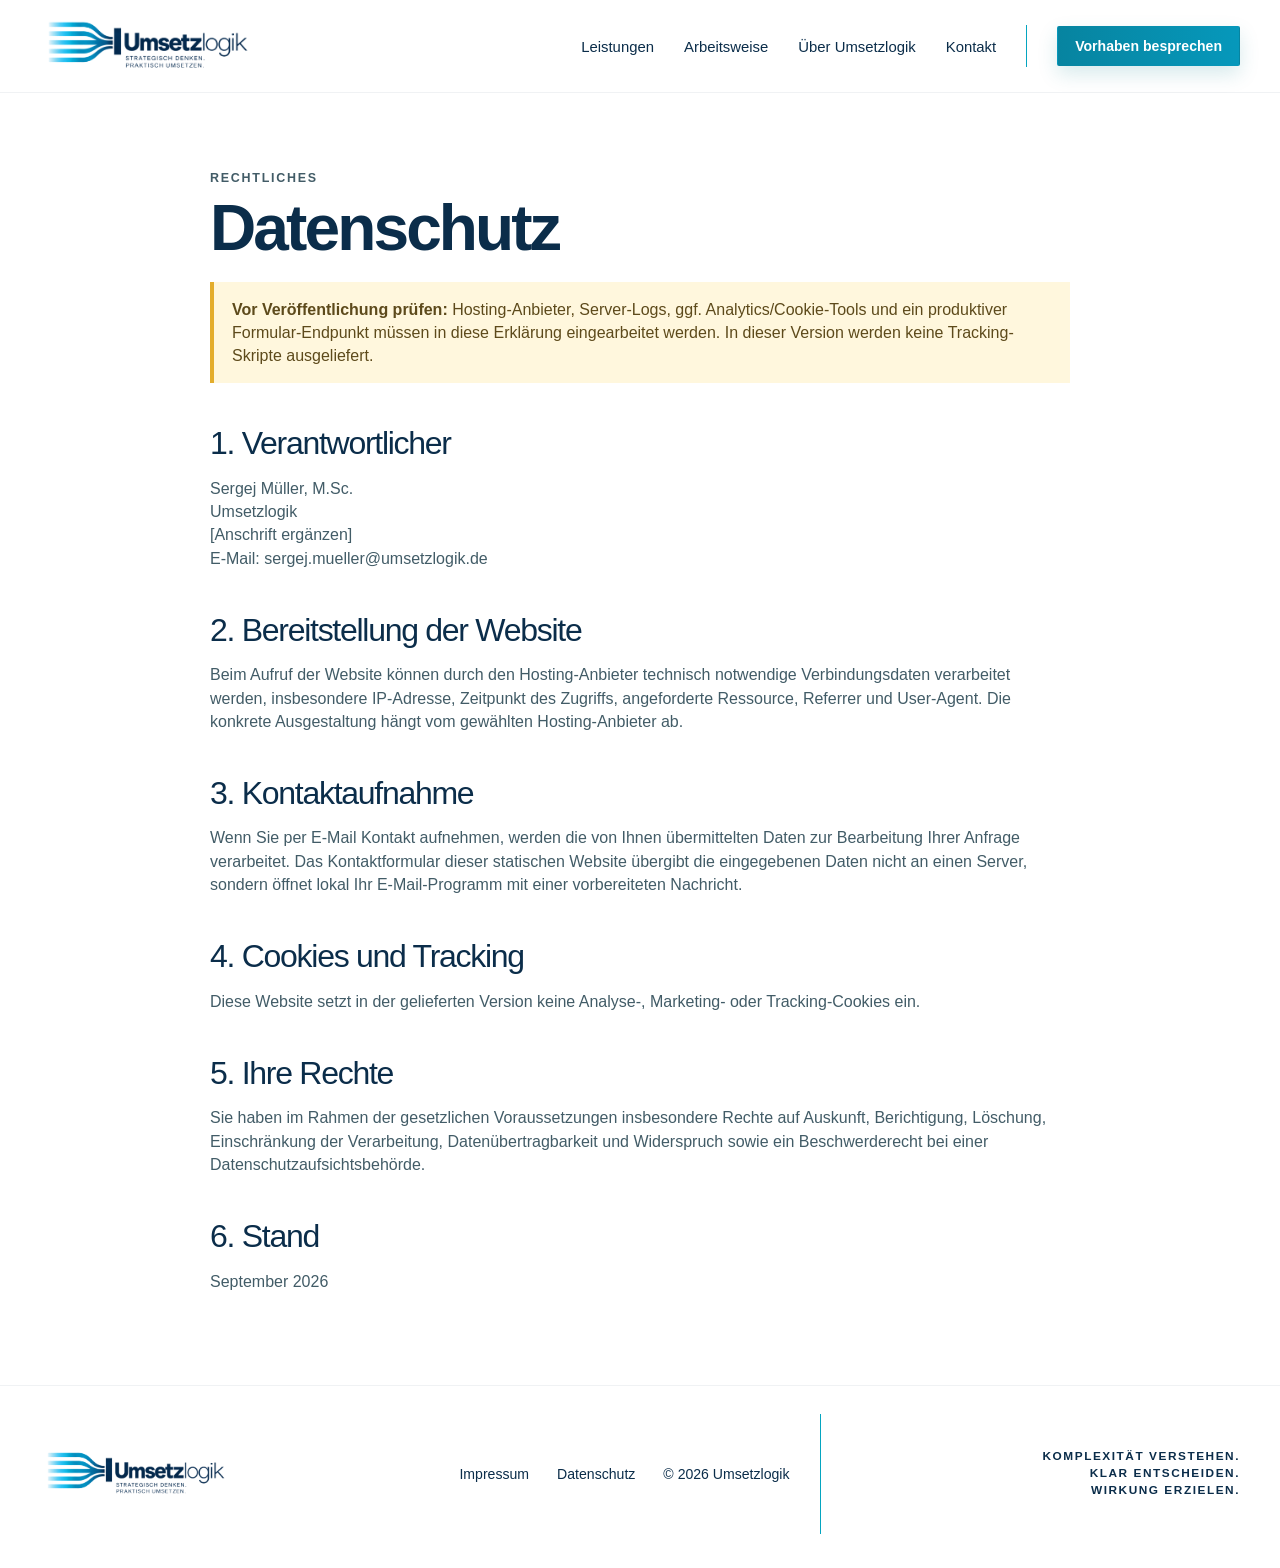
<file: datenschutz.html>
<!DOCTYPE html>

<html lang="de">

<head>
    <meta charset="utf-8" />
    <meta content="width=device-width,initial-scale=1" name="viewport" />
    <title>Datenschutz | Umsetzlogik</title>
    <meta content="Datenschutzhinweise von Umsetzlogik." name="description" />
    <meta content="#0B2D4A" name="theme-color" />
    <link href="assets/favicon.svg?v=20260915-14" rel="icon" type="image/svg+xml" />
    <link href="assets/style.css?v=20260920-40" rel="stylesheet" />
    <meta content="Datenschutz | Umsetzlogik" property="og:title" />
    <meta content="Datenschutzhinweise von Umsetzlogik." property="og:description" />
    <meta content="website" property="og:type" />
    <link href="https://umsetzlogik.de/datenschutz.html" rel="canonical" />
    <meta content="https://umsetzlogik.de/datenschutz.html" property="og:url" />
    <meta content="Umsetzlogik" property="og:site_name" />
    <meta content="de_DE" property="og:locale" />
    <meta content="https://umsetzlogik.de/assets/logo-primary.png" property="og:image" />
    <meta content="summary_large_image" name="twitter:card" />
</head>

<body>
    <header class="site-header">
        <div class="container nav"><a aria-label="Umsetzlogik Startseite" class="brand" href="index.html"><img
                    alt="Umsetzlogik – Strategisch denken. Praktisch umsetzen." class="brand-logo" loading="lazy"
                    src="assets/logo-primary.png?v=20260915-15" /></a>
            <nav aria-label="Hauptnavigation" class="nav-links" id="site-nav"><a class=""
                    href="leistungen.html">Leistungen</a><a class="" href="arbeitsweise.html">Arbeitsweise</a><a
                    class="" href="ueber.html">Über Umsetzlogik</a><a class="" href="kontakt.html">Kontakt</a><span
                    aria-hidden="true" class="nav-sep"></span><a class="btn primary" href="kontakt.html">Vorhaben
                    besprechen</a></nav><button aria-controls="site-nav" aria-expanded="false" aria-label="Menü öffnen"
                class="mobile-toggle"><span></span><span></span><span></span></button>
        </div>
    </header>
    <main>
        <section class="section">
            <div class="container legal">
                <p class="eyebrow">Rechtliches</p>
                <h1><strong>Datenschutz</strong></h1>
                <div class="notice"><strong>Vor Veröffentlichung prüfen:</strong> Hosting-Anbieter, Server-Logs, ggf.
                    Analytics/Cookie-Tools und ein produktiver Formular-Endpunkt müssen in diese Erklärung eingearbeitet
                    werden. In dieser Version werden keine Tracking-Skripte ausgeliefert.</div>
                <h2>1. Verantwortlicher</h2>
                <p>Sergej Müller, M.Sc.<br />Umsetzlogik<br />[Anschrift ergänzen]<br />E-Mail: <a
                        href="mailto:sergej.mueller@umsetzlogik.de">sergej.mueller@umsetzlogik.de</a></p>
                <h2>2. Bereitstellung der Website</h2>
                <p>Beim Aufruf der Website können durch den Hosting-Anbieter technisch notwendige Verbindungsdaten
                    verarbeitet werden, insbesondere IP-Adresse, Zeitpunkt des Zugriffs, angeforderte Ressource,
                    Referrer und User-Agent. Die konkrete Ausgestaltung hängt vom gewählten Hosting-Anbieter ab.</p>
                <h2>3. Kontaktaufnahme</h2>
                <p>Wenn Sie per E-Mail Kontakt aufnehmen, werden die von Ihnen übermittelten Daten zur Bearbeitung Ihrer
                    Anfrage verarbeitet. Das Kontaktformular dieser statischen Website übergibt die eingegebenen Daten
                    nicht an einen Server, sondern öffnet lokal Ihr E-Mail-Programm mit einer vorbereiteten Nachricht.
                </p>
                <h2>4. Cookies und Tracking</h2>
                <p>Diese Website setzt in der gelieferten Version keine Analyse-, Marketing- oder Tracking-Cookies ein.
                </p>
                <h2>5. Ihre Rechte</h2>
                <p>Sie haben im Rahmen der gesetzlichen Voraussetzungen insbesondere Rechte auf Auskunft, Berichtigung,
                    Löschung, Einschränkung der Verarbeitung, Datenübertragbarkeit und Widerspruch sowie ein
                    Beschwerderecht bei einer Datenschutzaufsichtsbehörde.</p>
                <h2>6. Stand</h2>
                <p>September 2026</p>
            </div>
        </section>
    </main>
    <footer class="footer">
        <div class="container footer-grid"><a class="brand" href="index.html"><img
                    alt="Umsetzlogik – Strategisch denken. Praktisch umsetzen." class="brand-logo" loading="lazy"
                    src="assets/logo-primary.png?v=20260915-15" /></a>
            <div class="footer-links"><a href="impressum.html">Impressum</a><a
                    href="datenschutz.html">Datenschutz</a><span>© 2026 Umsetzlogik</span></div><span
                class="vline"></span>
            <div class="slogan">Komplexität verstehen.<br />Klar entscheiden.<br />Wirkung erzielen.</div>
        </div>
    </footer>
    <script src="assets/script.js?v=20260916-18"></script>
</body>

</html>
</file>
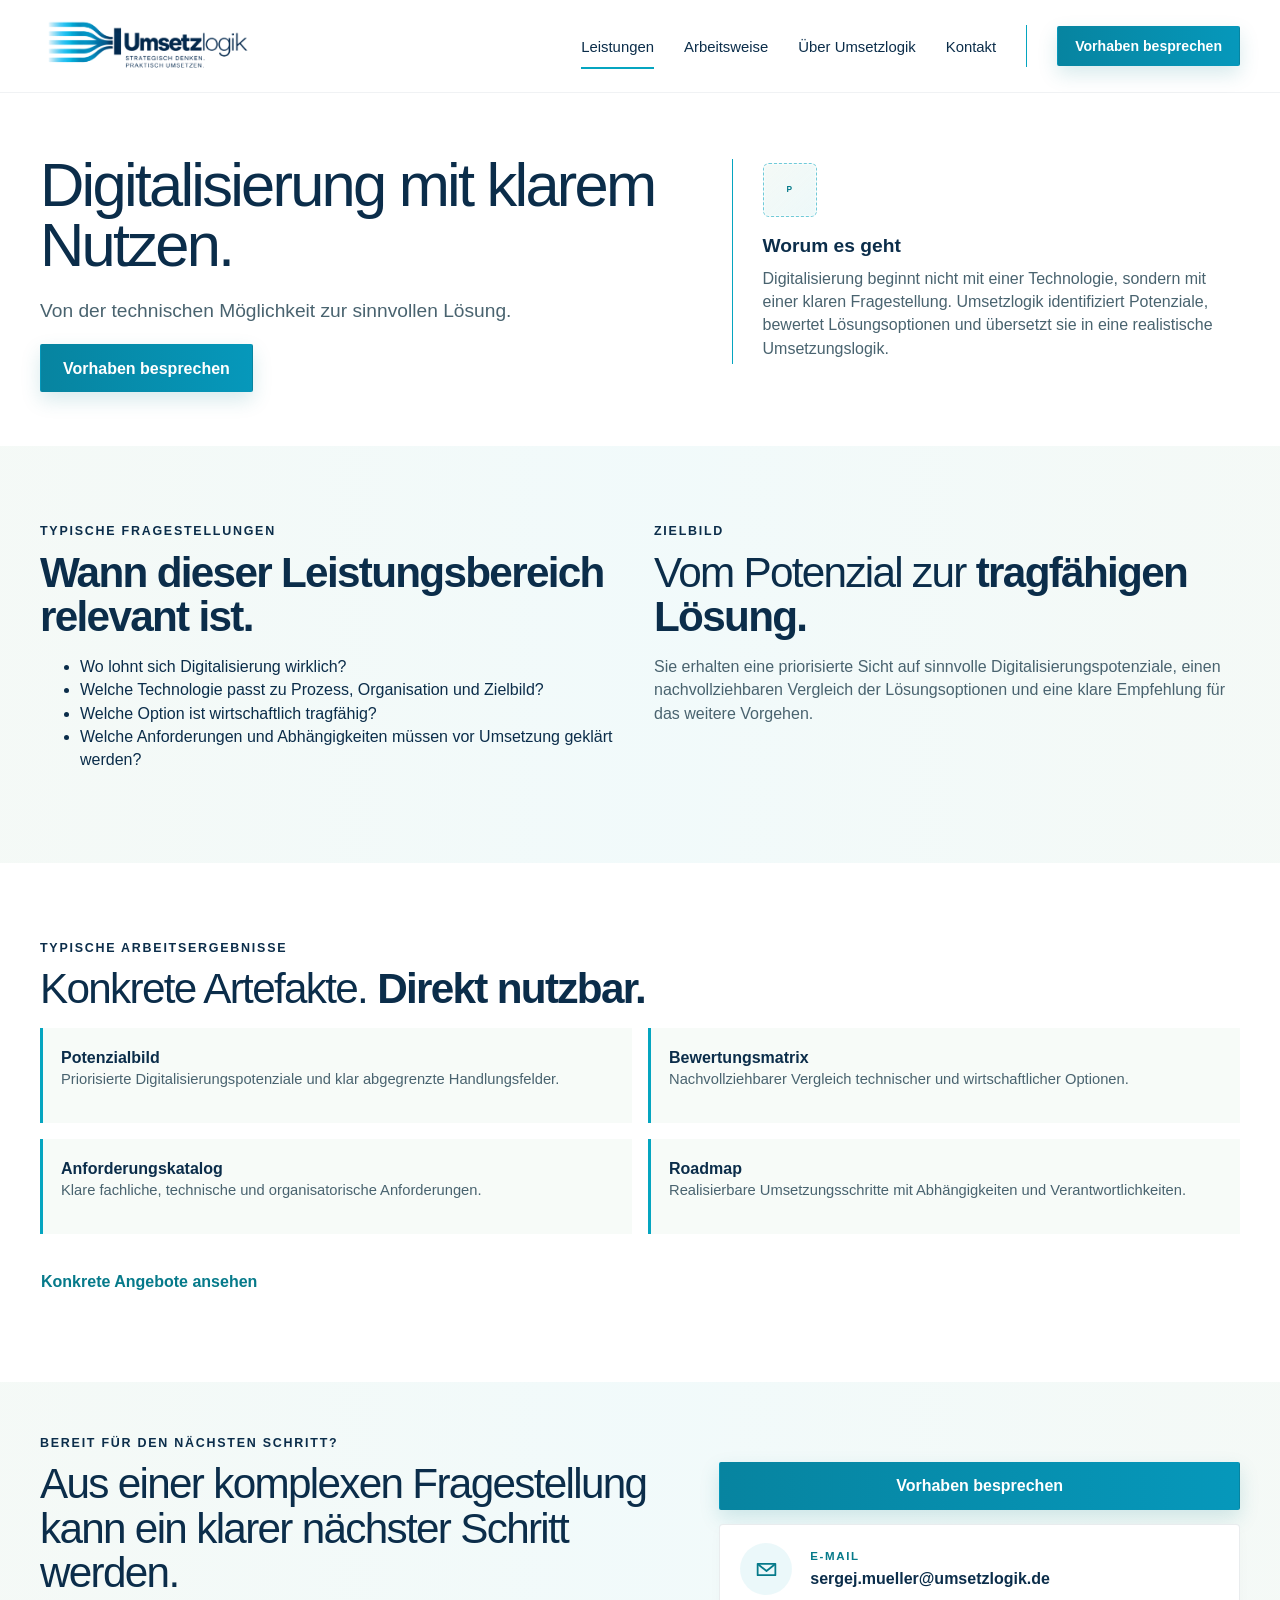
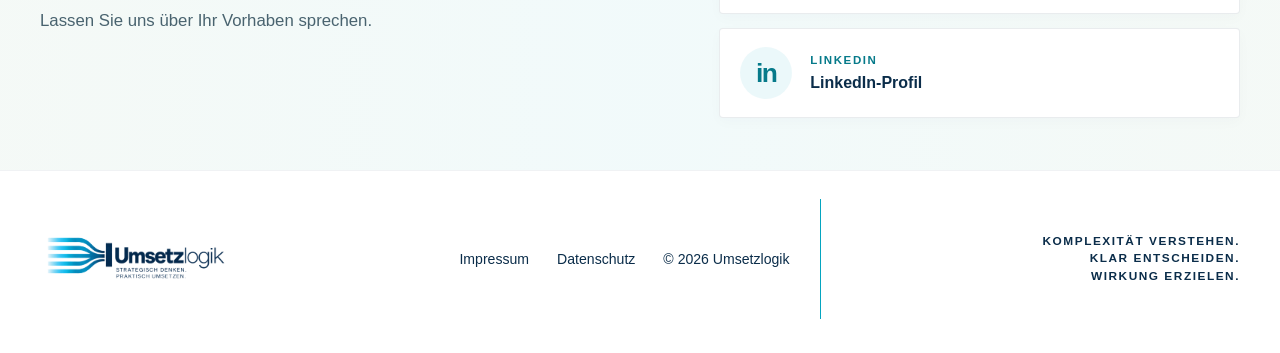
<file: digitalisierung.html>
<!DOCTYPE html>

<html lang="de">

<head>
    <meta charset="utf-8" />
    <meta content="width=device-width,initial-scale=1" name="viewport" />
    <title>Digitalisierung mit klarem Nutzen. | Umsetzlogik</title>
    <meta
        content="Digitalisierung beginnt nicht mit einer Technologie, sondern mit einer klaren Fragestellung. Umsetzlogik identifiziert Potenziale, bewertet Lösungsoptionen und übersetzt sie in eine realistische Umsetzungslogik."
        name="description" />
    <meta content="#0B2D4A" name="theme-color" />
    <link href="assets/favicon.svg?v=20260915-14" rel="icon" type="image/svg+xml" />
    <link href="assets/style.css?v=20260920-40" rel="stylesheet" />
    <meta content="Digitalisierung mit klarem Nutzen. | Umsetzlogik" property="og:title" />
    <meta
        content="Digitalisierung beginnt nicht mit einer Technologie, sondern mit einer klaren Fragestellung. Umsetzlogik identifiziert Potenziale, bewertet Lösungsoptionen und übersetzt sie in eine realistische Umsetzungslogik."
        property="og:description" />
    <meta content="website" property="og:type" />
    <link href="https://umsetzlogik.de/digitalisierung.html" rel="canonical" />
    <meta content="https://umsetzlogik.de/digitalisierung.html" property="og:url" />
    <meta content="Umsetzlogik" property="og:site_name" />
    <meta content="de_DE" property="og:locale" />
    <meta content="https://umsetzlogik.de/assets/logo-primary.png" property="og:image" />
    <meta content="summary_large_image" name="twitter:card" />
</head>

<body>
    <header class="site-header">
        <div class="container nav"><a aria-label="Umsetzlogik Startseite" class="brand" href="index.html"><img
                    alt="Umsetzlogik – Strategisch denken. Praktisch umsetzen." class="brand-logo" loading="lazy"
                    src="assets/logo-primary.png?v=20260915-15" /></a>
            <nav aria-label="Hauptnavigation" class="nav-links" id="site-nav"><a aria-current="page" class="active"
                    href="leistungen.html">Leistungen</a><a class="" href="arbeitsweise.html">Arbeitsweise</a><a
                    class="" href="ueber.html">Über Umsetzlogik</a><a class="" href="kontakt.html">Kontakt</a><span
                    aria-hidden="true" class="nav-sep"></span><a class="btn primary" href="kontakt.html">Vorhaben
                    besprechen</a></nav><button aria-controls="site-nav" aria-expanded="false" aria-label="Menü öffnen"
                class="mobile-toggle"><span></span><span></span><span></span></button>
        </div>
    </header>
    <main>
        <section class="page-hero">
            <div class="container detail-hero">
                <div>
                    <h1>Digitalisierung mit klarem Nutzen.</h1>
                    <p class="lead muted">Von der technischen Möglichkeit zur sinnvollen Lösung.</p><a
                        class="btn primary" href="kontakt.html">Vorhaben besprechen</a>
                </div>
                <aside class="detail-context">
                    <div class="icon">
                        <div aria-label="Platzhalter für Piktogramm: Digitalisierung"
                            class="graphic-placeholder pictogram-placeholder" role="img" title="Digitalisierung">
                            <span>P</span></div>
                    </div>
                    <h3>Worum es geht</h3>
                    <p class="muted">Digitalisierung beginnt nicht mit einer Technologie, sondern mit einer klaren
                        Fragestellung. Umsetzlogik identifiziert Potenziale, bewertet Lösungsoptionen und übersetzt sie
                        in eine realistische Umsetzungslogik.</p>
                </aside>
            </div>
        </section>
        <section class="section tint">
            <div class="container detail-grid">
                <div>
                    <p class="eyebrow">Typische Fragestellungen</p>
                    <h2><strong>Wann dieser Leistungsbereich relevant ist.</strong></h2>
                    <ul>
                        <li>Wo lohnt sich Digitalisierung wirklich?</li>
                        <li>Welche Technologie passt zu Prozess, Organisation und Zielbild?</li>
                        <li>Welche Option ist wirtschaftlich tragfähig?</li>
                        <li>Welche Anforderungen und Abhängigkeiten müssen vor Umsetzung geklärt werden?</li>
                    </ul>
                </div>
                <div>
                    <p class="eyebrow">Zielbild</p>
                    <h2>Vom Potenzial zur <strong>tragfähigen Lösung.</strong></h2>
                    <p class="muted">Sie erhalten eine priorisierte Sicht auf sinnvolle Digitalisierungspotenziale,
                        einen nachvollziehbaren Vergleich der Lösungsoptionen und eine klare Empfehlung für das weitere
                        Vorgehen.</p>
                </div>
            </div>
        </section>
        <section class="section">
            <div class="container">
                <p class="eyebrow">Typische Arbeitsergebnisse</p>
                <h2>Konkrete Artefakte. <strong>Direkt nutzbar.</strong></h2>
                <div class="deliverables">
                    <div class="deliverable"><strong>Potenzialbild</strong>
                        <p class="muted small">Priorisierte Digitalisierungspotenziale und klar abgegrenzte
                            Handlungsfelder.</p>
                    </div>
                    <div class="deliverable"><strong>Bewertungsmatrix</strong>
                        <p class="muted small">Nachvollziehbarer Vergleich technischer und wirtschaftlicher Optionen.
                        </p>
                    </div>
                    <div class="deliverable"><strong>Anforderungskatalog</strong>
                        <p class="muted small">Klare fachliche, technische und organisatorische Anforderungen.</p>
                    </div>
                    <div class="deliverable"><strong>Roadmap</strong>
                        <p class="muted small">Realisierbare Umsetzungsschritte mit Abhängigkeiten und
                            Verantwortlichkeiten.</p>
                    </div>
                </div>
                <div class="section-link"><a class="btn ghost" href="leistungen.html#digitalisierung">Konkrete Angebote
                        ansehen</a></div>
            </div>
        </section>
        <section class="section compact tint inquiry-cta">
            <div class="container inquiry-cta-grid">
                <div class="inquiry-copy">
                    <p class="eyebrow">Bereit für den nächsten Schritt?</p>
                    <h2>Aus einer komplexen Fragestellung kann ein klarer nächster Schritt werden.</h2>
                    <p class="muted">Lassen Sie uns über Ihr Vorhaben sprechen.</p>
                </div><a class="btn primary inquiry-primary" href="kontakt.html">Vorhaben besprechen</a>
                <div class="inquiry-options" aria-label="Direkter Kontakt"><a class="inquiry-option"
                        href="mailto:sergej.mueller@umsetzlogik.de"><span class="inquiry-option-icon inquiry-mail-icon"
                            aria-hidden="true"><svg viewBox="0 0 24 24" role="img">
                                <path d="M3.5 6.5h17v11h-17z"></path>
                                <path d="m4.5 7.5 7.5 6 7.5-6"></path>
                            </svg></span><span class="inquiry-option-copy"><span
                                class="inquiry-option-label">E-Mail</span><span
                                class="inquiry-option-value">sergej.mueller@umsetzlogik.de</span></span></a><a
                        class="inquiry-option" href="https://de.linkedin.com/in/sergej-m%C3%BCller-3799a1286"
                        rel="noopener" target="_blank"><span class="inquiry-option-icon inquiry-linkedin-icon"
                            aria-hidden="true">in</span><span class="inquiry-option-copy"><span
                                class="inquiry-option-label">LinkedIn</span><span
                                class="inquiry-option-value">LinkedIn-Profil</span></span></a></div>
            </div>
        </section>
    </main>
    <footer class="footer">
        <div class="container footer-grid"><a class="brand" href="index.html"><img
                    alt="Umsetzlogik – Strategisch denken. Praktisch umsetzen." class="brand-logo" loading="lazy"
                    src="assets/logo-primary.png?v=20260915-15" /></a>
            <div class="footer-links"><a href="impressum.html">Impressum</a><a
                    href="datenschutz.html">Datenschutz</a><span>© 2026 Umsetzlogik</span></div><span
                class="vline"></span>
            <div class="slogan">Komplexität verstehen.<br />Klar entscheiden.<br />Wirkung erzielen.</div>
        </div>
    </footer>
    <script src="assets/script.js?v=20260916-18"></script>
</body>

</html>
</file>
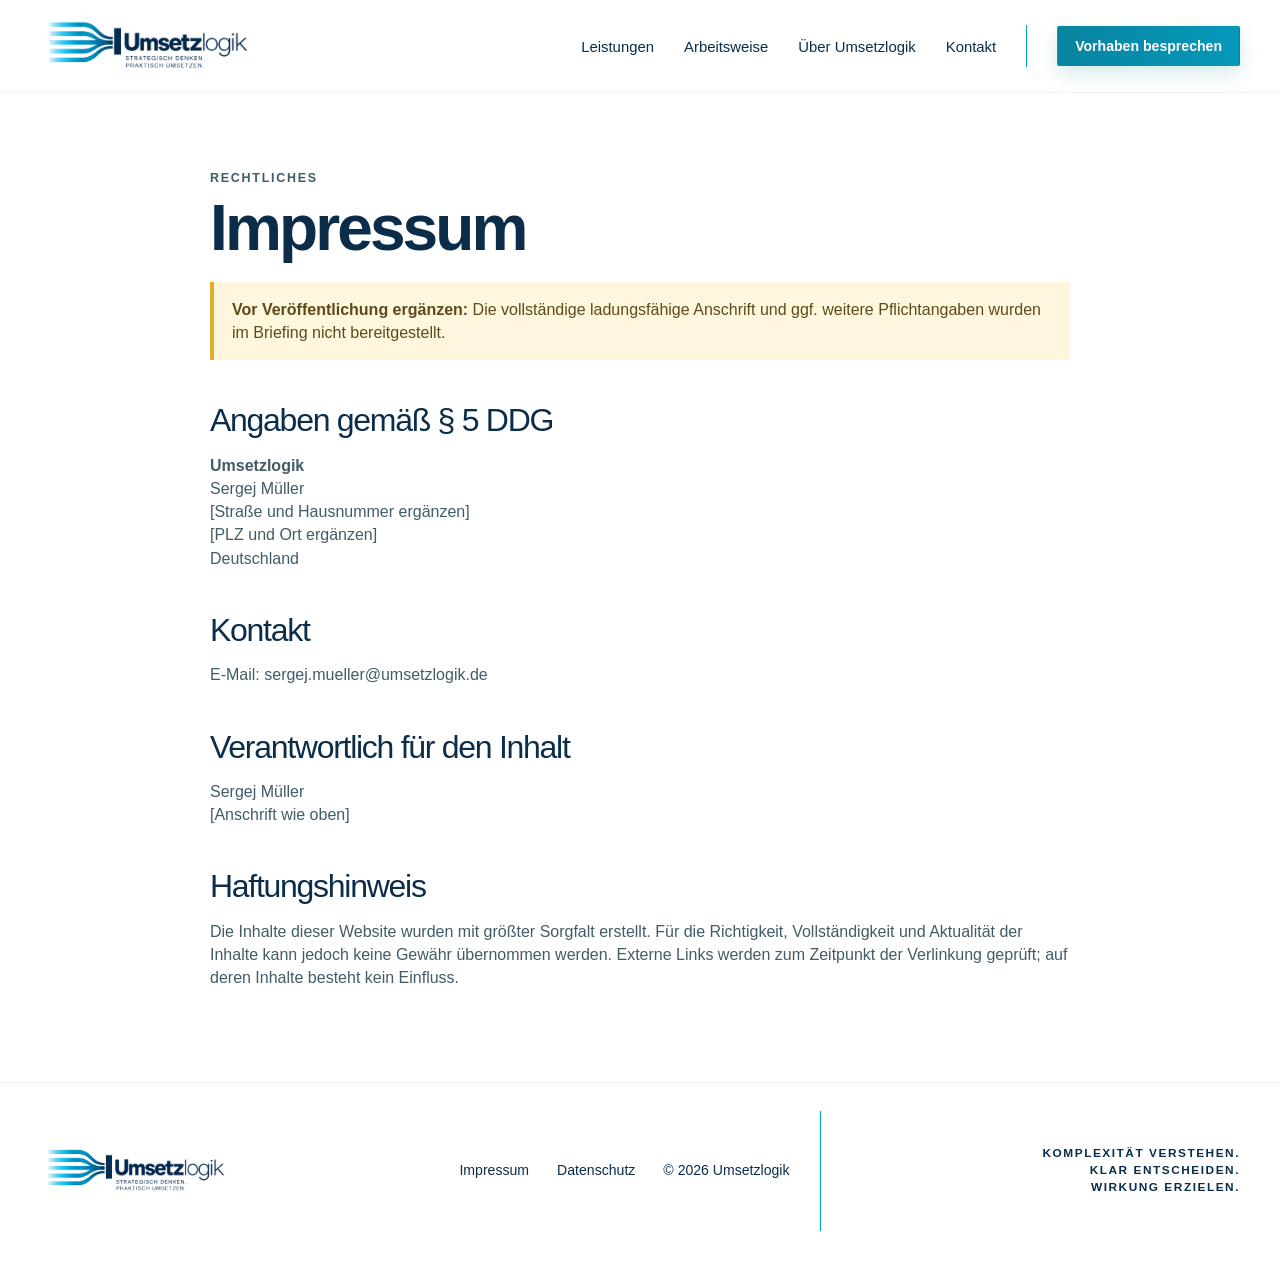
<file: impressum.html>
<!DOCTYPE html>

<html lang="de">

<head>
    <meta charset="utf-8" />
    <meta content="width=device-width,initial-scale=1" name="viewport" />
    <title>Impressum | Umsetzlogik</title>
    <meta content="Impressum von Umsetzlogik." name="description" />
    <meta content="#0B2D4A" name="theme-color" />
    <link href="assets/favicon.svg?v=20260915-14" rel="icon" type="image/svg+xml" />
    <link href="assets/style.css?v=20260920-40" rel="stylesheet" />
    <meta content="Impressum | Umsetzlogik" property="og:title" />
    <meta content="Impressum von Umsetzlogik." property="og:description" />
    <meta content="website" property="og:type" />
    <link href="https://umsetzlogik.de/impressum.html" rel="canonical" />
    <meta content="https://umsetzlogik.de/impressum.html" property="og:url" />
    <meta content="Umsetzlogik" property="og:site_name" />
    <meta content="de_DE" property="og:locale" />
    <meta content="https://umsetzlogik.de/assets/logo-primary.png" property="og:image" />
    <meta content="summary_large_image" name="twitter:card" />
</head>

<body>
    <header class="site-header">
        <div class="container nav"><a aria-label="Umsetzlogik Startseite" class="brand" href="index.html"><img
                    alt="Umsetzlogik – Strategisch denken. Praktisch umsetzen." class="brand-logo" loading="lazy"
                    src="assets/logo-primary.png?v=20260915-15" /></a>
            <nav aria-label="Hauptnavigation" class="nav-links" id="site-nav"><a class=""
                    href="leistungen.html">Leistungen</a><a class="" href="arbeitsweise.html">Arbeitsweise</a><a
                    class="" href="ueber.html">Über Umsetzlogik</a><a class="" href="kontakt.html">Kontakt</a><span
                    aria-hidden="true" class="nav-sep"></span><a class="btn primary" href="kontakt.html">Vorhaben
                    besprechen</a></nav><button aria-controls="site-nav" aria-expanded="false" aria-label="Menü öffnen"
                class="mobile-toggle"><span></span><span></span><span></span></button>
        </div>
    </header>
    <main>
        <section class="section">
            <div class="container legal">
                <p class="eyebrow">Rechtliches</p>
                <h1><strong>Impressum</strong></h1>
                <div class="notice"><strong>Vor Veröffentlichung ergänzen:</strong> Die vollständige ladungsfähige
                    Anschrift und ggf. weitere Pflichtangaben wurden im Briefing nicht bereitgestellt.</div>
                <h2>Angaben gemäß § 5 DDG</h2>
                <p><strong>Umsetzlogik</strong><br />Sergej Müller<br />[Straße und Hausnummer ergänzen]<br />[PLZ und
                    Ort ergänzen]<br />Deutschland</p>
                <h2>Kontakt</h2>
                <p>E-Mail: <a href="mailto:sergej.mueller@umsetzlogik.de">sergej.mueller@umsetzlogik.de</a></p>
                <h2>Verantwortlich für den Inhalt</h2>
                <p>Sergej Müller<br />[Anschrift wie oben]</p>
                <h2>Haftungshinweis</h2>
                <p>Die Inhalte dieser Website wurden mit größter Sorgfalt erstellt. Für die Richtigkeit, Vollständigkeit
                    und Aktualität der Inhalte kann jedoch keine Gewähr übernommen werden. Externe Links werden zum
                    Zeitpunkt der Verlinkung geprüft; auf deren Inhalte besteht kein Einfluss.</p>
            </div>
        </section>
    </main>
    <footer class="footer">
        <div class="container footer-grid"><a class="brand" href="index.html"><img
                    alt="Umsetzlogik – Strategisch denken. Praktisch umsetzen." class="brand-logo" loading="lazy"
                    src="assets/logo-primary.png?v=20260915-15" /></a>
            <div class="footer-links"><a href="impressum.html">Impressum</a><a
                    href="datenschutz.html">Datenschutz</a><span>© 2026 Umsetzlogik</span></div><span
                class="vline"></span>
            <div class="slogan">Komplexität verstehen.<br />Klar entscheiden.<br />Wirkung erzielen.</div>
        </div>
    </footer>
    <script src="assets/script.js?v=20260916-18"></script>
</body>

</html>
</file>
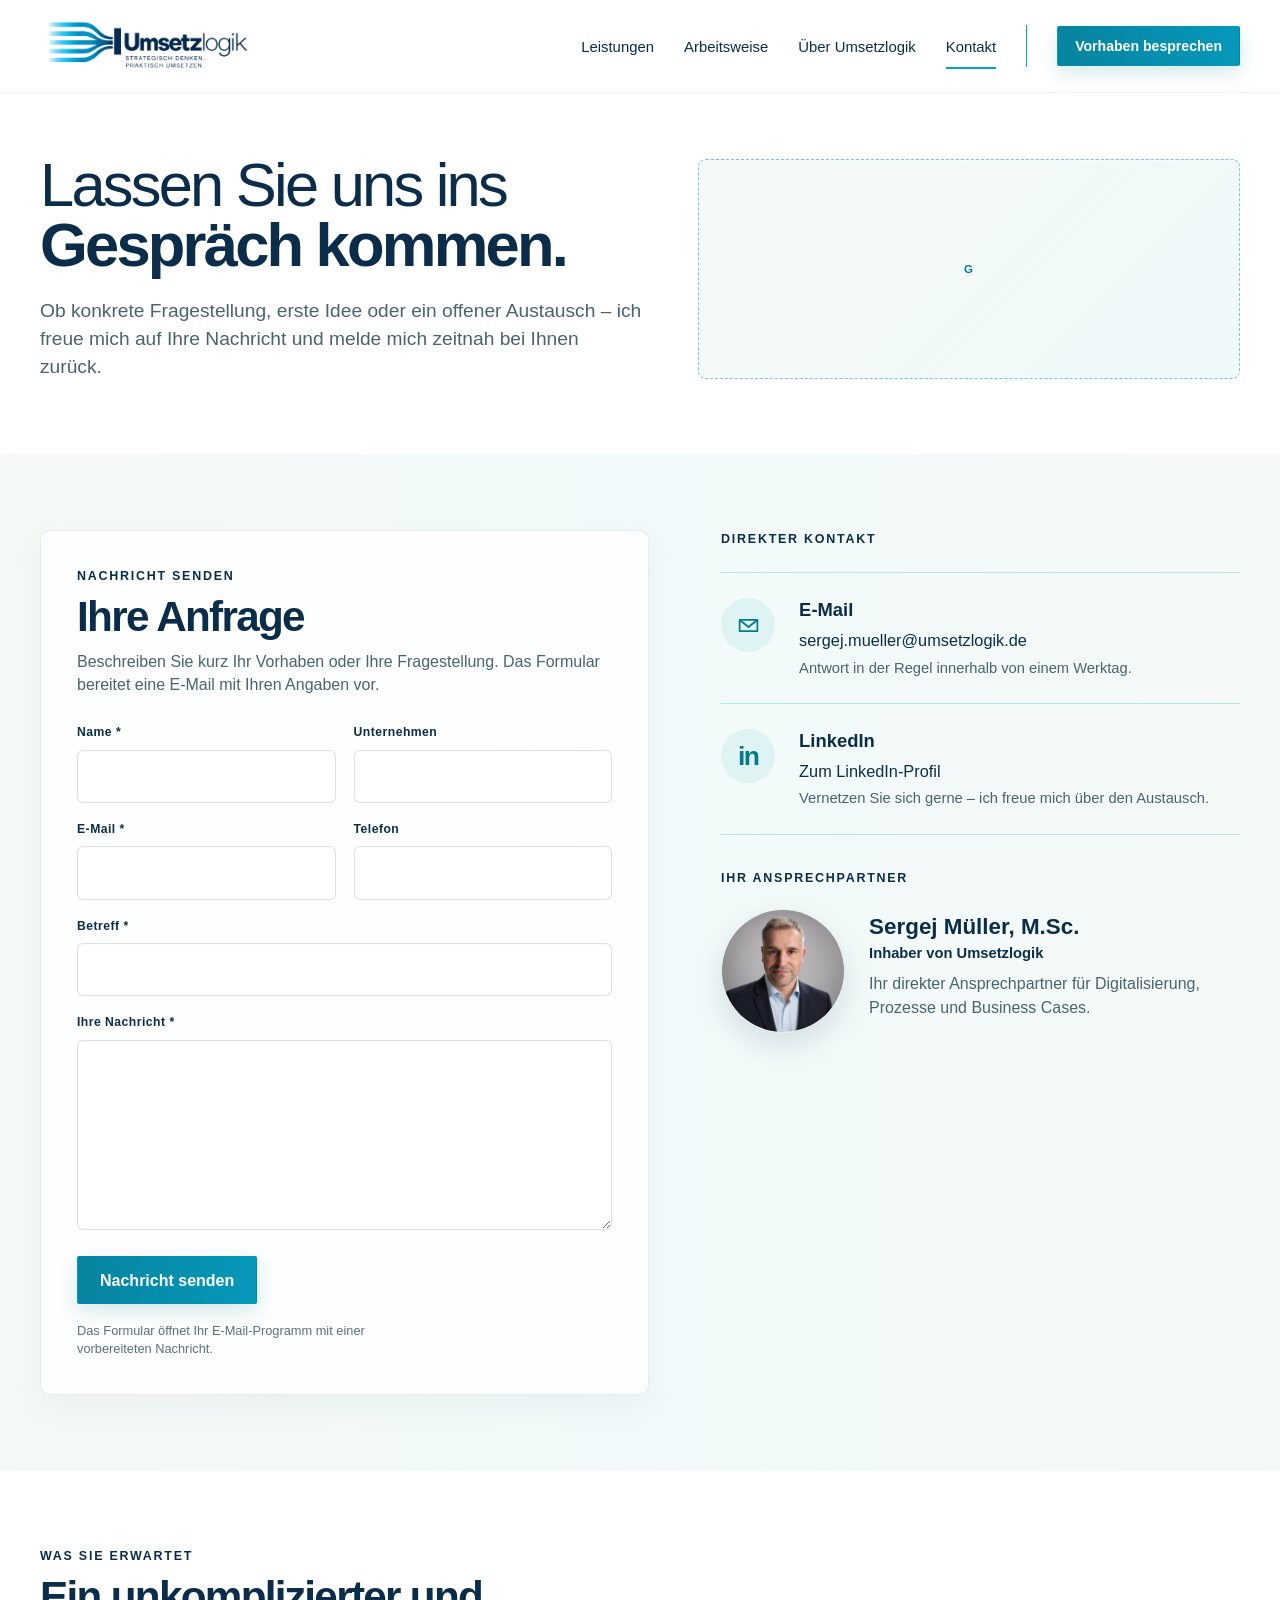
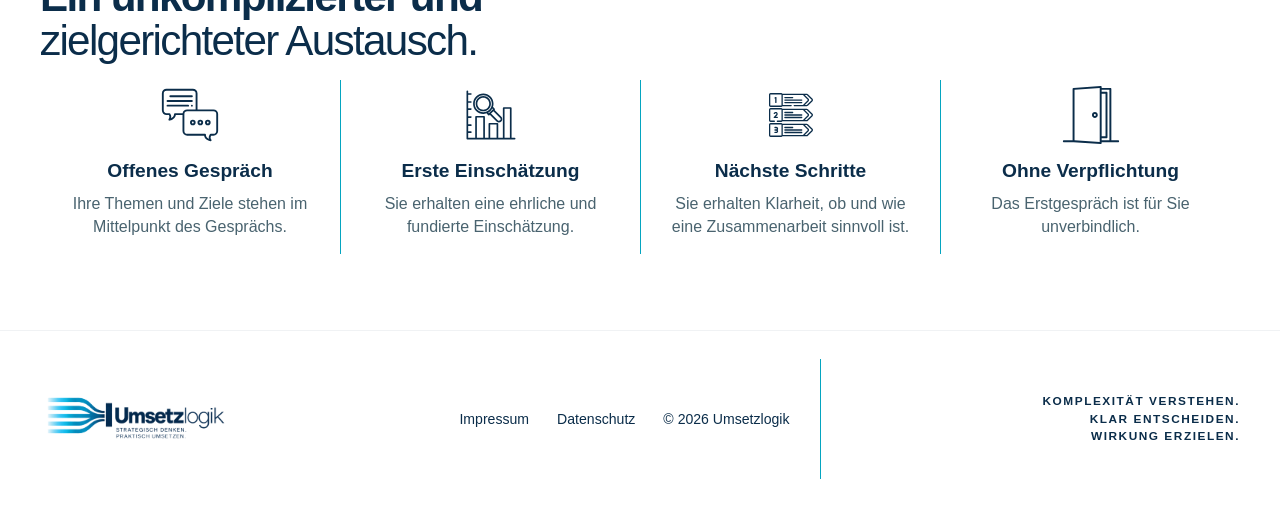
<file: kontakt.html>
<!DOCTYPE html>

<html lang="de">

<head>
    <meta charset="utf-8" />
    <meta content="width=device-width,initial-scale=1" name="viewport" />
    <title>Kontakt | Umsetzlogik</title>
    <meta content="Lassen Sie uns über Ihre Fragestellung sprechen. Unkompliziert, unverbindlich und zielgerichtet."
        name="description" />
    <meta content="#0B2D4A" name="theme-color" />
    <link href="assets/favicon.svg?v=20260915-14" rel="icon" type="image/svg+xml" />
    <link href="assets/style.css?v=20260920-40" rel="stylesheet" />
    <meta content="Kontakt | Umsetzlogik" property="og:title" />
    <meta content="Lassen Sie uns über Ihre Fragestellung sprechen. Unkompliziert, unverbindlich und zielgerichtet."
        property="og:description" />
    <meta content="website" property="og:type" />
    <link href="https://umsetzlogik.de/kontakt.html" rel="canonical" />
    <meta content="https://umsetzlogik.de/kontakt.html" property="og:url" />
    <meta content="Umsetzlogik" property="og:site_name" />
    <meta content="de_DE" property="og:locale" />
    <meta content="https://umsetzlogik.de/assets/logo-primary.png" property="og:image" />
    <meta content="summary_large_image" name="twitter:card" />
</head>

<body>
    <header class="site-header">
        <div class="container nav"><a aria-label="Umsetzlogik Startseite" class="brand" href="index.html"><img
                    alt="Umsetzlogik – Strategisch denken. Praktisch umsetzen." class="brand-logo" loading="lazy"
                    src="assets/logo-primary.png?v=20260915-15" /></a>
            <nav aria-label="Hauptnavigation" class="nav-links" id="site-nav"><a class=""
                    href="leistungen.html">Leistungen</a><a class="" href="arbeitsweise.html">Arbeitsweise</a><a
                    class="" href="ueber.html">Über Umsetzlogik</a><a aria-current="page" class="active"
                    href="kontakt.html">Kontakt</a><span aria-hidden="true" class="nav-sep"></span><a
                    class="btn primary" href="kontakt.html">Vorhaben besprechen</a></nav><button
                aria-controls="site-nav" aria-expanded="false" aria-label="Menü öffnen"
                class="mobile-toggle"><span></span><span></span><span></span></button>
        </div>
    </header>
    <main>
        <section class="page-hero">
            <div class="container page-hero-grid">
                <div>
                    <h1>Lassen Sie uns ins<br /><strong>Gespräch kommen.</strong></h1>
                    <p class="lead muted">Ob konkrete Fragestellung, erste Idee oder ein offener Austausch – ich freue
                        mich auf Ihre Nachricht und melde mich zeitnah bei Ihnen zurück.</p>
                </div>
                <div aria-label="Grafik Platzhalter" class="graphic-placeholder hero" role="img"><span>G</span></div>
            </div>
        </section>
        <section class="section tint contact-request-section">
            <div class="container contact-layout contact-layout-modern">
                <div class="contact-request-panel">
                    <p class="eyebrow">Nachricht senden</p>
                    <h2><strong>Ihre Anfrage</strong></h2>
                    <p class="muted contact-request-intro">Beschreiben Sie kurz Ihr Vorhaben oder Ihre Fragestellung.
                        Das Formular bereitet eine E-Mail mit Ihren Angaben vor.</p>
                    <form class="form-grid form-grid-modern" data-mail-form=""
                        data-recipient="sergej.mueller@umsetzlogik.de">
                        <div class="field"><label for="name">Name *</label><input autocomplete="name" id="name"
                                name="name" required="" /></div>
                        <div class="field"><label for="company">Unternehmen</label><input autocomplete="organization"
                                id="company" name="company" /></div>
                        <div class="field"><label for="email">E-Mail *</label><input autocomplete="email" id="email"
                                name="email" required="" type="email" /></div>
                        <div class="field"><label for="phone">Telefon</label><input autocomplete="tel" id="phone"
                                name="phone" /></div>
                        <div class="field full"><label for="subject">Betreff *</label><input id="subject" name="subject"
                                required="" /></div>
                        <div class="field full"><label for="message">Ihre Nachricht *</label><textarea id="message"
                                maxlength="1000" name="message" required=""></textarea></div>
                        <div class="full form-submit-row"><button class="btn primary" type="submit">Nachricht
                                senden</button>
                            <p class="form-note">Das Formular öffnet Ihr E-Mail-Programm mit einer vorbereiteten
                                Nachricht.</p>
                        </div>
                    </form>
                </div>
                <aside class="contact-direct-panel">
                    <p class="eyebrow">Direkter Kontakt</p>
                    <div class="contact-methods"><a class="contact-method"
                            href="mailto:sergej.mueller@umsetzlogik.de"><span aria-hidden="true"
                                class="contact-method-icon inquiry-mail-icon"><svg role="img" viewbox="0 0 24 24">
                                    <path d="M3.5 6.5h17v11h-17z"></path>
                                    <path d="m4.5 7.5 7.5 6 7.5-6"></path>
                                </svg></span><span class="contact-method-copy"><strong>E-Mail</strong><span
                                    class="contact-method-value">sergej.mueller@umsetzlogik.de</span><span
                                    class="muted small">Antwort in der Regel innerhalb von einem
                                    Werktag.</span></span></a><a class="contact-method"
                            href="https://de.linkedin.com/in/sergej-m%C3%BCller-3799a1286" rel="noopener"
                            target="_blank"><span aria-hidden="true"
                                class="contact-method-icon inquiry-linkedin-icon">in</span><span
                                class="contact-method-copy"><strong>LinkedIn</strong><span
                                    class="contact-method-value">Zum LinkedIn-Profil</span><span
                                    class="muted small">Vernetzen Sie sich gerne – ich freue mich über den
                                    Austausch.</span></span></a></div>
                    <div class="contact-owner-modern">
                        <p class="eyebrow">Ihr Ansprechpartner</p>
                        <div class="contact-owner-inner"><img alt="Sergej Müller, M.Sc., Inhaber von Umsetzlogik"
                                class="portrait portrait-photo" loading="lazy"
                                src="assets/sergej-mueller.webp?v=20260915-14" />
                            <div>
                                <h3>Sergej Müller, M.Sc.</h3>
                                <p class="owner-role contact-owner-role">Inhaber von Umsetzlogik</p>
                                <p class="muted">Ihr direkter Ansprechpartner für Digitalisierung, Prozesse und Business
                                    Cases.</p>
                            </div>
                        </div>
                    </div>
                </aside>
            </div>
        </section>
        <section class="section">
            <div class="container">
                <p class="eyebrow">Was Sie erwartet</p>
                <h2><strong>Ein unkomplizierter und</strong><br />zielgerichteter Austausch.</h2>
                <div class="expect">
                    <div>
                        <div class="icon"><img alt="" aria-hidden="true"
                                class="pictogram expect-pictogram expect-pictogram-open"
                                src="assets/icons/kontakt-offenes-gespraech.svg" /></div>
                        <h3>Offenes Gespräch</h3>
                        <p class="muted">Ihre Themen und Ziele stehen im Mittelpunkt des Gesprächs.</p>
                    </div>
                    <div>
                        <div class="icon"><img alt="" aria-hidden="true"
                                class="pictogram expect-pictogram expect-pictogram-assessment"
                                src="assets/icons/kontakt-erste-einschaetzung.svg" /></div>
                        <h3>Erste Einschätzung</h3>
                        <p class="muted">Sie erhalten eine ehrliche und fundierte Einschätzung.</p>
                    </div>
                    <div>
                        <div class="icon"><img alt="" aria-hidden="true"
                                class="pictogram expect-pictogram expect-pictogram-next"
                                src="assets/icons/kontakt-naechste-schritte.svg" /></div>
                        <h3>Nächste Schritte</h3>
                        <p class="muted">Sie erhalten Klarheit, ob und wie eine Zusammenarbeit sinnvoll ist.</p>
                    </div>
                    <div>
                        <div class="icon"><img alt="" aria-hidden="true"
                                class="pictogram expect-pictogram expect-pictogram-open-door"
                                src="assets/icons/kontakt-ohne-verpflichtung.svg" /></div>
                        <h3>Ohne Verpflichtung</h3>
                        <p class="muted">Das Erstgespräch ist für Sie unverbindlich.</p>
                    </div>
                </div>
            </div>
        </section>
    </main>
    <footer class="footer">
        <div class="container footer-grid"><a class="brand" href="index.html"><img
                    alt="Umsetzlogik – Strategisch denken. Praktisch umsetzen." class="brand-logo" loading="lazy"
                    src="assets/logo-primary.png?v=20260915-15" /></a>
            <div class="footer-links"><a href="impressum.html">Impressum</a><a
                    href="datenschutz.html">Datenschutz</a><span>© 2026 Umsetzlogik</span></div><span
                class="vline"></span>
            <div class="slogan">Komplexität verstehen.<br />Klar entscheiden.<br />Wirkung erzielen.</div>
        </div>
    </footer>
    <script src="assets/script.js?v=20260916-18"></script>
</body>

</html>
</file>
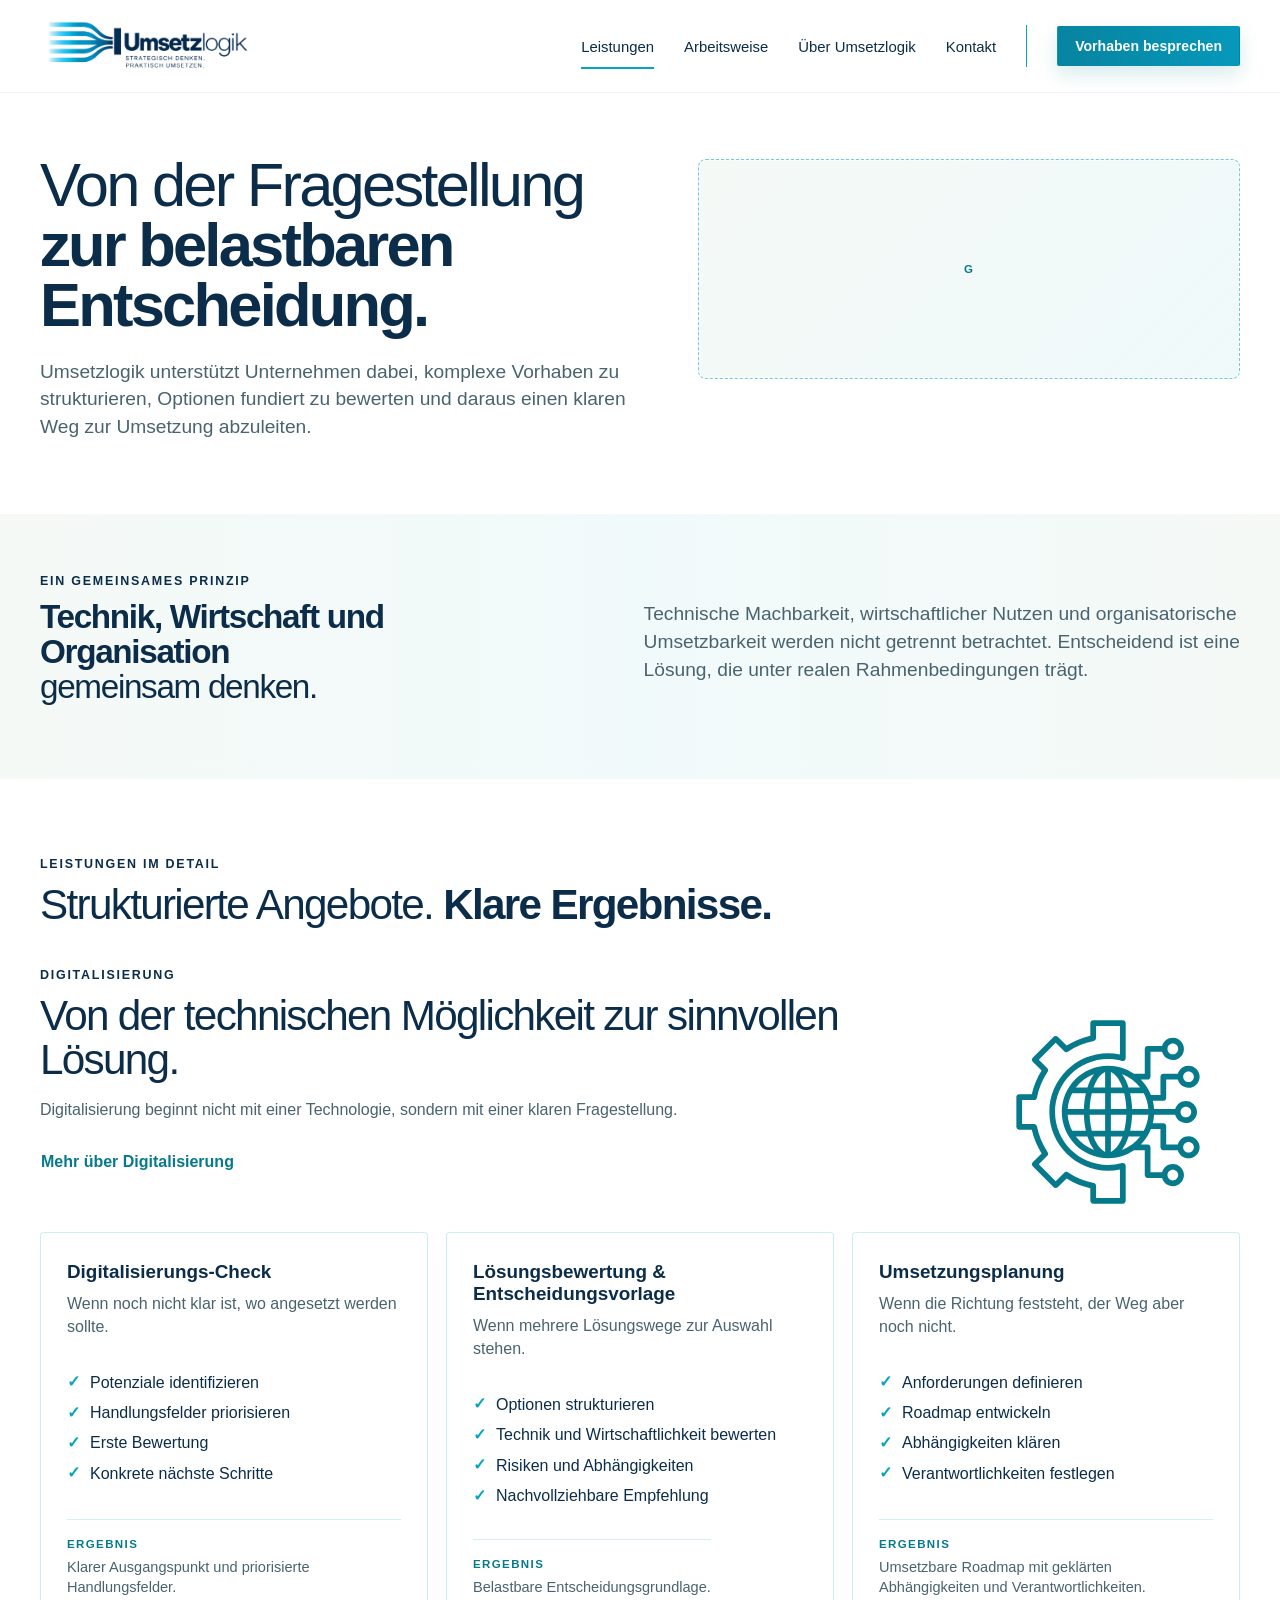
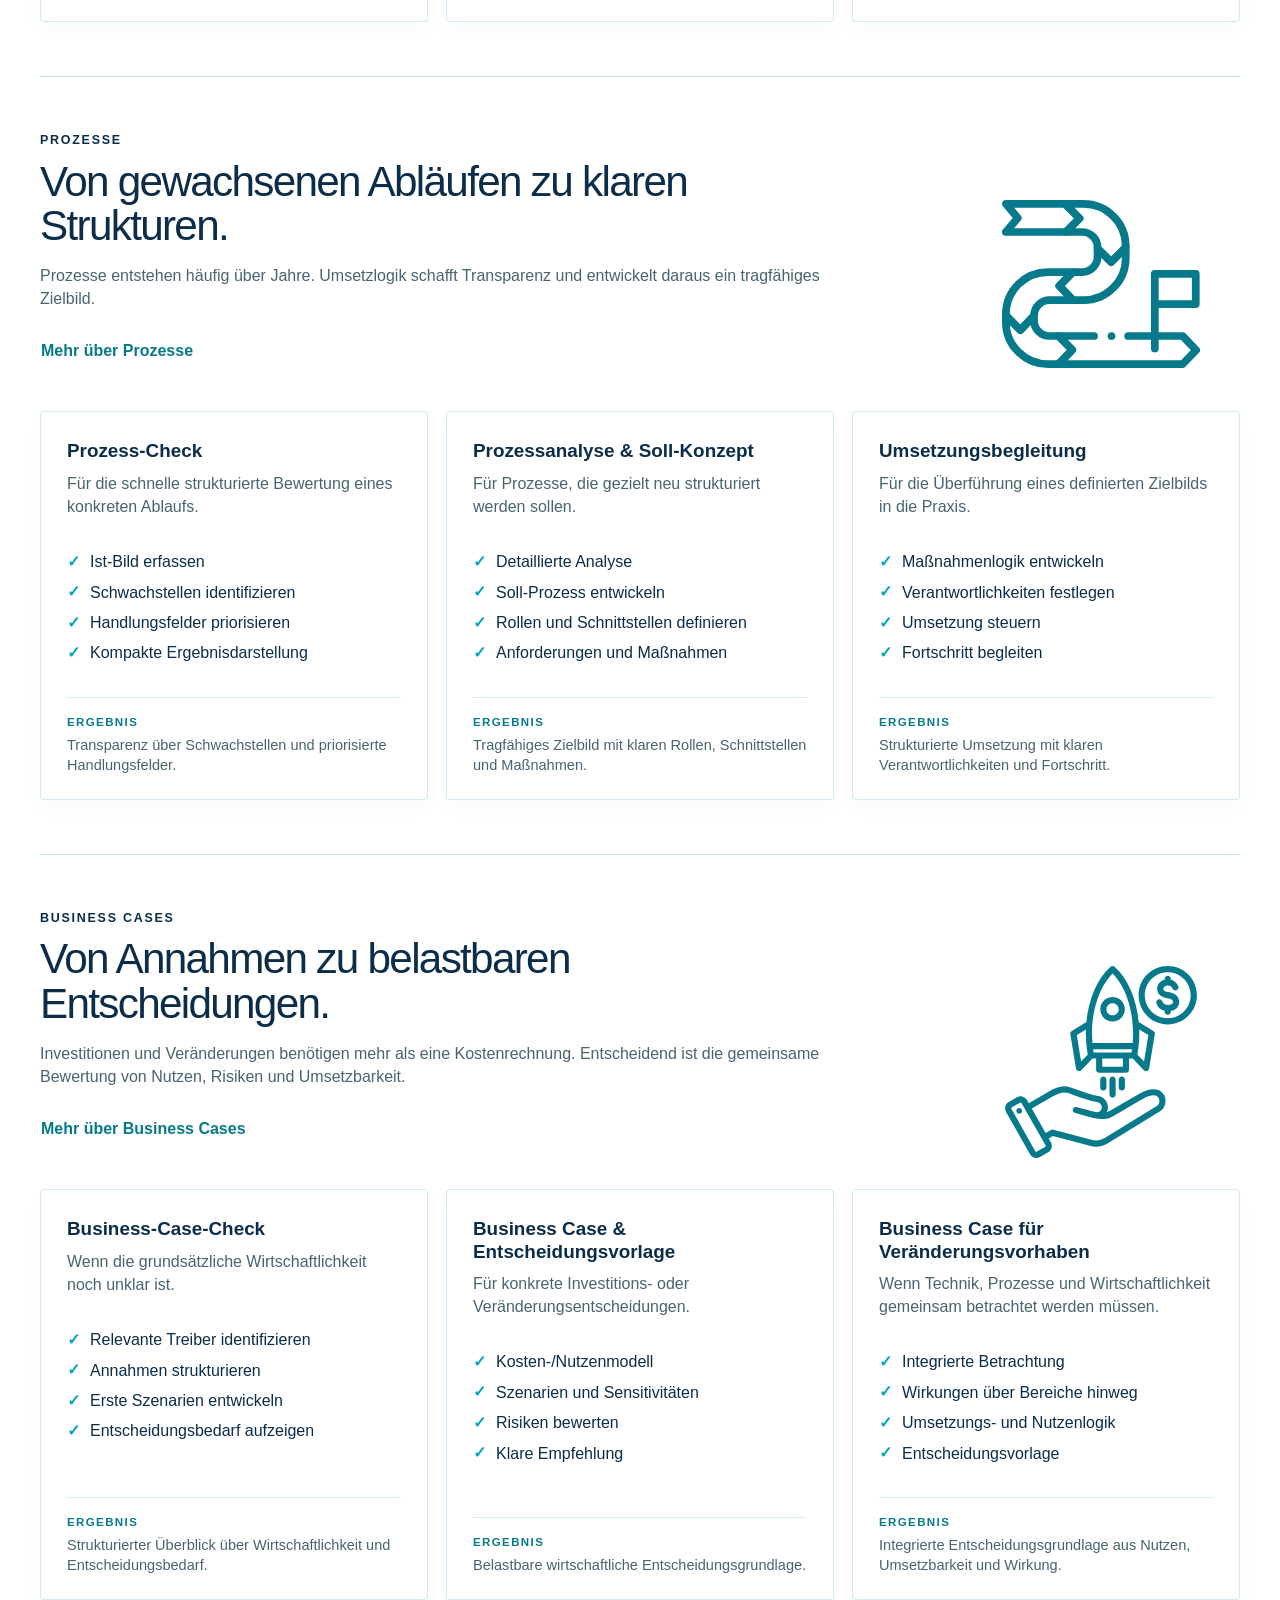
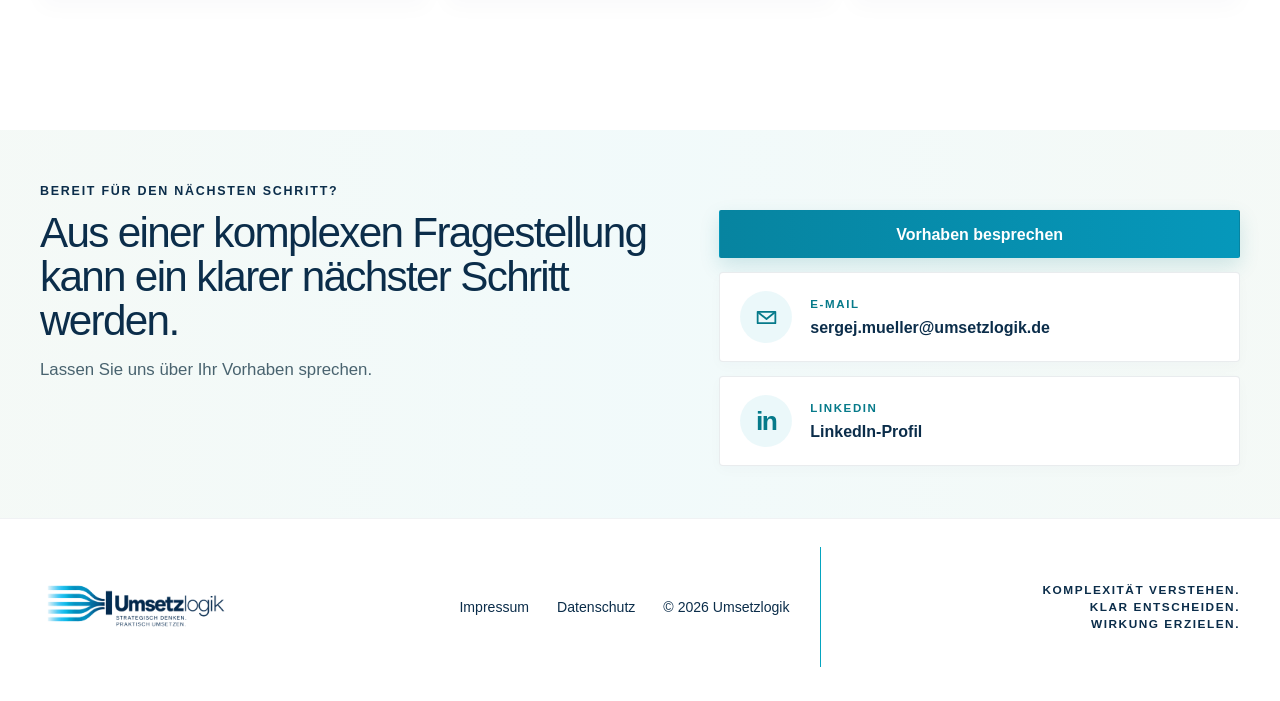
<file: leistungen.html>
<!DOCTYPE html>

<html lang="de">

<head>
    <meta charset="utf-8" />
    <meta content="width=device-width,initial-scale=1" name="viewport" />
    <title>Leistungen | Umsetzlogik</title>
    <meta
        content="Digitalisierung, Prozesse und Business Cases ganzheitlich bewerten – für klare Entscheidungen und eine umsetzbare Richtung."
        name="description" />
    <meta content="#0B2D4A" name="theme-color" />
    <link href="assets/favicon.svg?v=20260915-14" rel="icon" type="image/svg+xml" />
    <link href="assets/style.css?v=20260920-40" rel="stylesheet" />
    <meta content="Leistungen | Umsetzlogik" property="og:title" />
    <meta
        content="Digitalisierung, Prozesse und Business Cases ganzheitlich bewerten – für klare Entscheidungen und eine umsetzbare Richtung."
        property="og:description" />
    <meta content="website" property="og:type" />
    <link href="https://umsetzlogik.de/leistungen.html" rel="canonical" />
    <meta content="https://umsetzlogik.de/leistungen.html" property="og:url" />
    <meta content="Umsetzlogik" property="og:site_name" />
    <meta content="de_DE" property="og:locale" />
    <meta content="https://umsetzlogik.de/assets/logo-primary.png" property="og:image" />
    <meta content="summary_large_image" name="twitter:card" />
</head>

<body>
    <header class="site-header">
        <div class="container nav"><a aria-label="Umsetzlogik Startseite" class="brand" href="index.html"><img
                    alt="Umsetzlogik – Strategisch denken. Praktisch umsetzen." class="brand-logo" loading="lazy"
                    src="assets/logo-primary.png?v=20260915-15" /></a>
            <nav aria-label="Hauptnavigation" class="nav-links" id="site-nav"><a aria-current="page" class="active"
                    href="leistungen.html">Leistungen</a><a class="" href="arbeitsweise.html">Arbeitsweise</a><a
                    class="" href="ueber.html">Über Umsetzlogik</a><a class="" href="kontakt.html">Kontakt</a><span
                    aria-hidden="true" class="nav-sep"></span><a class="btn primary" href="kontakt.html">Vorhaben
                    besprechen</a></nav><button aria-controls="site-nav" aria-expanded="false" aria-label="Menü öffnen"
                class="mobile-toggle"><span></span><span></span><span></span></button>
        </div>
    </header>
    <main>
        <section class="page-hero">
            <div class="container page-hero-grid">
                <div>
                    <h1>Von der Fragestellung<br /><strong>zur belastbaren Entscheidung.</strong></h1>
                    <p class="lead muted">Umsetzlogik unterstützt Unternehmen dabei, komplexe Vorhaben zu strukturieren,
                        Optionen fundiert zu bewerten und daraus einen klaren Weg zur Umsetzung abzuleiten.</p>
                </div>
                <div>
                    <div aria-label="Platzhalter für Grafik aus dem Bereich Herausforderung"
                        class="graphic-placeholder hero reused-challenge-graphic-placeholder" role="img"
                        title="Grafik aus Herausforderung"><span>G</span></div>
                </div>
            </div>
        </section>
        <section class="section tint support-section principle-section">
            <div class="container principle-statement">
                <div>
                    <p class="eyebrow">Ein gemeinsames Prinzip</p>
                    <h2><strong>Technik, Wirtschaft und Organisation</strong><br />gemeinsam denken.</h2>
                </div>
                <div class="principle-copy">
                    <p class="lead muted">Technische Machbarkeit, wirtschaftlicher Nutzen und organisatorische
                        Umsetzbarkeit werden nicht getrennt betrachtet. Entscheidend ist eine Lösung, die unter realen
                        Rahmenbedingungen trägt.</p>
                </div>
            </div>
        </section>
        <section class="section product-catalog-section">
            <div class="container">
                <p class="eyebrow">Leistungen im Detail</p>
                <h2>Strukturierte Angebote. <strong>Klare Ergebnisse.</strong></h2>
                <div class="service-row" id="digitalisierung">
                    <div class="service-side">
                        <div class="service-copy">
                            <p class="eyebrow">Digitalisierung</p>
                            <h2>Von der technischen Möglichkeit zur sinnvollen Lösung.</h2>
                            <p class="muted">Digitalisierung beginnt nicht mit einer Technologie, sondern mit einer
                                klaren Fragestellung.</p><a class="btn ghost" href="digitalisierung.html">Mehr über
                                Digitalisierung</a>
                        </div>
                        <div class="icon"><img alt="" aria-hidden="true" class="pictogram pictogram-asset"
                                src="assets/icons/digitalisierung-petrol.svg" /></div>
                    </div>
                    <div class="service-packages product-grid">
                        <div class="package product-card">
                            <div class="package-copy">
                                <h3>Digitalisierungs-Check</h3>
                                <p class="muted">Wenn noch nicht klar ist, wo angesetzt werden sollte.</p>
                            </div>
                            <div class="package-points product-points">
                                <ul>
                                    <li>Potenziale identifizieren</li>
                                    <li>Handlungsfelder priorisieren</li>
                                    <li>Erste Bewertung</li>
                                    <li>Konkrete nächste Schritte</li>
                                </ul>
                            </div>
                            <div class="product-result"><span class="product-result-label">Ergebnis</span><span
                                    class="product-result-value">Klarer Ausgangspunkt und priorisierte
                                    Handlungsfelder.</span></div>
                        </div>
                        <div class="package product-card">
                            <div class="package-copy">
                                <h3>Lösungsbewertung &amp; Entscheidungsvorlage</h3>
                                <p class="muted">Wenn mehrere Lösungswege zur Auswahl stehen.</p>
                            </div>
                            <div class="package-points product-points">
                                <ul>
                                    <li>Optionen strukturieren</li>
                                    <li>Technik und Wirtschaftlichkeit bewerten</li>
                                    <li>Risiken und Abhängigkeiten</li>
                                    <li>Nachvollziehbare Empfehlung</li>
                                </ul>
                            </div>
                            <div class="product-result"><span class="product-result-label">Ergebnis</span><span
                                    class="product-result-value">Belastbare Entscheidungsgrundlage.</span></div>
                        </div>
                        <div class="package product-card">
                            <div class="package-copy">
                                <h3>Umsetzungsplanung</h3>
                                <p class="muted">Wenn die Richtung feststeht, der Weg aber noch nicht.</p>
                            </div>
                            <div class="package-points product-points">
                                <ul>
                                    <li>Anforderungen definieren</li>
                                    <li>Roadmap entwickeln</li>
                                    <li>Abhängigkeiten klären</li>
                                    <li>Verantwortlichkeiten festlegen</li>
                                </ul>
                            </div>
                            <div class="product-result"><span class="product-result-label">Ergebnis</span><span
                                    class="product-result-value">Umsetzbare Roadmap mit geklärten Abhängigkeiten und
                                    Verantwortlichkeiten.</span></div>
                        </div>
                    </div>
                </div>
                <div class="service-row" id="prozesse">
                    <div class="service-side">
                        <div class="service-copy">
                            <p class="eyebrow">Prozesse</p>
                            <h2>Von gewachsenen Abläufen zu klaren Strukturen.</h2>
                            <p class="muted">Prozesse entstehen häufig über Jahre. Umsetzlogik schafft Transparenz und
                                entwickelt daraus ein tragfähiges Zielbild.</p><a class="btn ghost"
                                href="prozesse.html">Mehr über Prozesse</a>
                        </div>
                        <div class="icon"><img alt="" aria-hidden="true" class="pictogram pictogram-asset"
                                src="assets/icons/prozesse-petrol.svg" /></div>
                    </div>
                    <div class="service-packages product-grid">
                        <div class="package product-card">
                            <div class="package-copy">
                                <h3>Prozess-Check</h3>
                                <p class="muted">Für die schnelle strukturierte Bewertung eines konkreten Ablaufs.</p>
                            </div>
                            <div class="package-points product-points">
                                <ul>
                                    <li>Ist-Bild erfassen</li>
                                    <li>Schwachstellen identifizieren</li>
                                    <li>Handlungsfelder priorisieren</li>
                                    <li>Kompakte Ergebnisdarstellung</li>
                                </ul>
                            </div>
                            <div class="product-result"><span class="product-result-label">Ergebnis</span><span
                                    class="product-result-value">Transparenz über Schwachstellen und priorisierte
                                    Handlungsfelder.</span></div>
                        </div>
                        <div class="package product-card">
                            <div class="package-copy">
                                <h3>Prozessanalyse &amp; Soll-Konzept</h3>
                                <p class="muted">Für Prozesse, die gezielt neu strukturiert werden sollen.</p>
                            </div>
                            <div class="package-points product-points">
                                <ul>
                                    <li>Detaillierte Analyse</li>
                                    <li>Soll-Prozess entwickeln</li>
                                    <li>Rollen und Schnittstellen definieren</li>
                                    <li>Anforderungen und Maßnahmen</li>
                                </ul>
                            </div>
                            <div class="product-result"><span class="product-result-label">Ergebnis</span><span
                                    class="product-result-value">Tragfähiges Zielbild mit klaren Rollen, Schnittstellen
                                    und Maßnahmen.</span></div>
                        </div>
                        <div class="package product-card">
                            <div class="package-copy">
                                <h3>Umsetzungsbegleitung</h3>
                                <p class="muted">Für die Überführung eines definierten Zielbilds in die Praxis.</p>
                            </div>
                            <div class="package-points product-points">
                                <ul>
                                    <li>Maßnahmenlogik entwickeln</li>
                                    <li>Verantwortlichkeiten festlegen</li>
                                    <li>Umsetzung steuern</li>
                                    <li>Fortschritt begleiten</li>
                                </ul>
                            </div>
                            <div class="product-result"><span class="product-result-label">Ergebnis</span><span
                                    class="product-result-value">Strukturierte Umsetzung mit klaren Verantwortlichkeiten
                                    und Fortschritt.</span></div>
                        </div>
                    </div>
                </div>
                <div class="service-row" id="business-cases">
                    <div class="service-side">
                        <div class="service-copy">
                            <p class="eyebrow">Business Cases</p>
                            <h2>Von Annahmen zu belastbaren Entscheidungen.</h2>
                            <p class="muted">Investitionen und Veränderungen benötigen mehr als eine Kostenrechnung.
                                Entscheidend ist die gemeinsame Bewertung von Nutzen, Risiken und Umsetzbarkeit.</p><a
                                class="btn ghost" href="business-cases.html">Mehr über Business Cases</a>
                        </div>
                        <div class="icon"><img alt="" aria-hidden="true" class="pictogram pictogram-asset"
                                src="assets/icons/business-cases-petrol.svg" /></div>
                    </div>
                    <div class="service-packages product-grid">
                        <div class="package product-card">
                            <div class="package-copy">
                                <h3>Business-Case-Check</h3>
                                <p class="muted">Wenn die grundsätzliche Wirtschaftlichkeit noch unklar ist.</p>
                            </div>
                            <div class="package-points product-points">
                                <ul>
                                    <li>Relevante Treiber identifizieren</li>
                                    <li>Annahmen strukturieren</li>
                                    <li>Erste Szenarien entwickeln</li>
                                    <li>Entscheidungsbedarf aufzeigen</li>
                                </ul>
                            </div>
                            <div class="product-result"><span class="product-result-label">Ergebnis</span><span
                                    class="product-result-value">Strukturierter Überblick über Wirtschaftlichkeit und
                                    Entscheidungsbedarf.</span></div>
                        </div>
                        <div class="package product-card">
                            <div class="package-copy">
                                <h3>Business Case &amp; Entscheidungsvorlage</h3>
                                <p class="muted">Für konkrete Investitions- oder Veränderungsentscheidungen.</p>
                            </div>
                            <div class="package-points product-points">
                                <ul>
                                    <li>Kosten-/Nutzenmodell</li>
                                    <li>Szenarien und Sensitivitäten</li>
                                    <li>Risiken bewerten</li>
                                    <li>Klare Empfehlung</li>
                                </ul>
                            </div>
                            <div class="product-result"><span class="product-result-label">Ergebnis</span><span
                                    class="product-result-value">Belastbare wirtschaftliche
                                    Entscheidungsgrundlage.</span></div>
                        </div>
                        <div class="package product-card">
                            <div class="package-copy">
                                <h3>Business Case für Veränderungsvorhaben</h3>
                                <p class="muted">Wenn Technik, Prozesse und Wirtschaftlichkeit gemeinsam betrachtet
                                    werden müssen.</p>
                            </div>
                            <div class="package-points product-points">
                                <ul>
                                    <li>Integrierte Betrachtung</li>
                                    <li>Wirkungen über Bereiche hinweg</li>
                                    <li>Umsetzungs- und Nutzenlogik</li>
                                    <li>Entscheidungsvorlage</li>
                                </ul>
                            </div>
                            <div class="product-result"><span class="product-result-label">Ergebnis</span><span
                                    class="product-result-value">Integrierte Entscheidungsgrundlage aus Nutzen,
                                    Umsetzbarkeit und Wirkung.</span></div>
                        </div>
                    </div>
                </div>
            </div>
        </section>

        <section class="section compact tint inquiry-cta">
            <div class="container inquiry-cta-grid">
                <div class="inquiry-copy">
                    <p class="eyebrow">Bereit für den nächsten Schritt?</p>
                    <h2>Aus einer komplexen Fragestellung kann ein klarer nächster Schritt werden.</h2>
                    <p class="muted">Lassen Sie uns über Ihr Vorhaben sprechen.</p>
                </div><a class="btn primary inquiry-primary" href="kontakt.html">Vorhaben besprechen</a>
                <div aria-label="Direkter Kontakt" class="inquiry-options"><a class="inquiry-option"
                        href="mailto:sergej.mueller@umsetzlogik.de"><span aria-hidden="true"
                            class="inquiry-option-icon inquiry-mail-icon"><svg role="img" viewbox="0 0 24 24">
                                <path d="M3.5 6.5h17v11h-17z"></path>
                                <path d="m4.5 7.5 7.5 6 7.5-6"></path>
                            </svg></span><span class="inquiry-option-copy"><span
                                class="inquiry-option-label">E-Mail</span><span
                                class="inquiry-option-value">sergej.mueller@umsetzlogik.de</span></span></a><a
                        class="inquiry-option" href="https://de.linkedin.com/in/sergej-m%C3%BCller-3799a1286"
                        rel="noopener" target="_blank"><span aria-hidden="true"
                            class="inquiry-option-icon inquiry-linkedin-icon">in</span><span
                            class="inquiry-option-copy"><span class="inquiry-option-label">LinkedIn</span><span
                                class="inquiry-option-value">LinkedIn-Profil</span></span></a></div>
            </div>
        </section>
    </main>
    <footer class="footer">
        <div class="container footer-grid"><a class="brand" href="index.html"><img
                    alt="Umsetzlogik – Strategisch denken. Praktisch umsetzen." class="brand-logo" loading="lazy"
                    src="assets/logo-primary.png?v=20260915-15" /></a>
            <div class="footer-links"><a href="impressum.html">Impressum</a><a
                    href="datenschutz.html">Datenschutz</a><span>© 2026 Umsetzlogik</span></div><span
                class="vline"></span>
            <div class="slogan">Komplexität verstehen.<br />Klar entscheiden.<br />Wirkung erzielen.</div>
        </div>
    </footer>
    <script src="assets/script.js?v=20260916-18"></script>
</body>

</html>
</file>
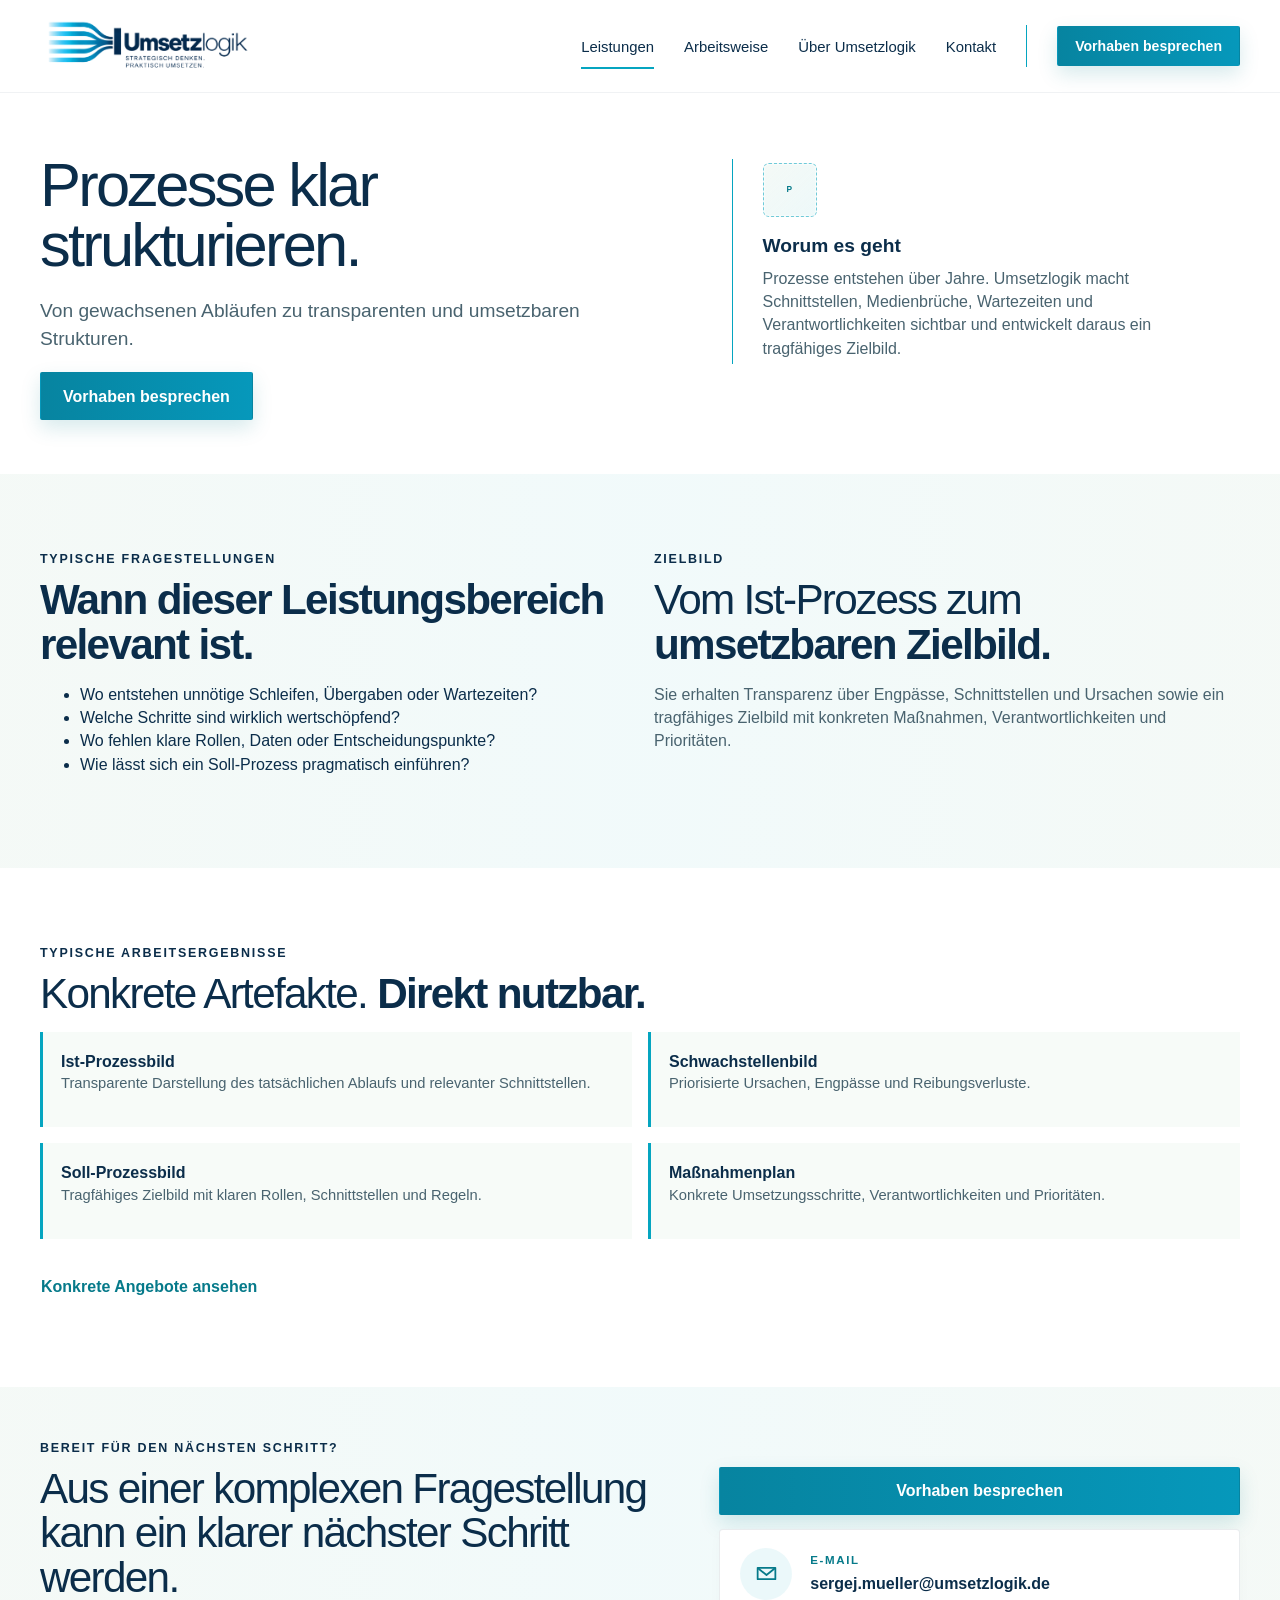
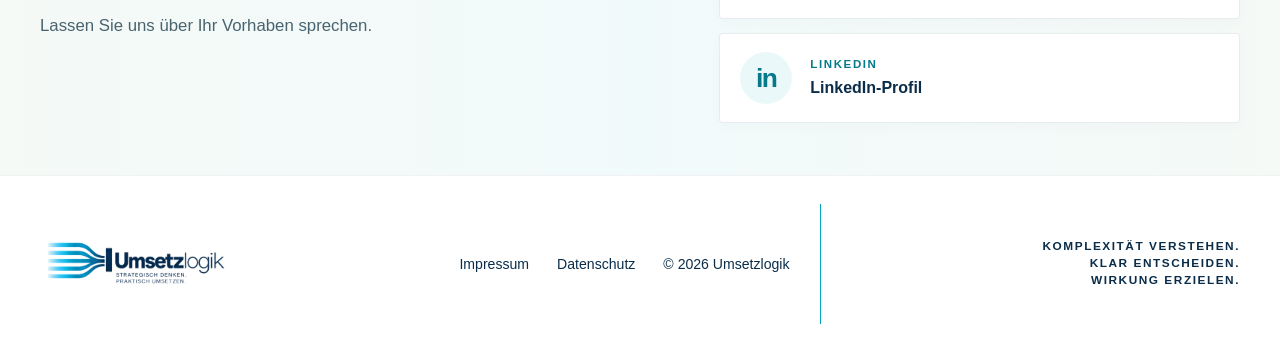
<file: prozesse.html>
<!DOCTYPE html>

<html lang="de">

<head>
    <meta charset="utf-8" />
    <meta content="width=device-width,initial-scale=1" name="viewport" />
    <title>Prozesse klar strukturieren. | Umsetzlogik</title>
    <meta
        content="Prozesse entstehen über Jahre. Umsetzlogik macht Schnittstellen, Medienbrüche, Wartezeiten und Verantwortlichkeiten sichtbar und entwickelt daraus ein tragfähiges Zielbild."
        name="description" />
    <meta content="#0B2D4A" name="theme-color" />
    <link href="assets/favicon.svg?v=20260915-14" rel="icon" type="image/svg+xml" />
    <link href="assets/style.css?v=20260920-40" rel="stylesheet" />
    <meta content="Prozesse klar strukturieren. | Umsetzlogik" property="og:title" />
    <meta
        content="Prozesse entstehen über Jahre. Umsetzlogik macht Schnittstellen, Medienbrüche, Wartezeiten und Verantwortlichkeiten sichtbar und entwickelt daraus ein tragfähiges Zielbild."
        property="og:description" />
    <meta content="website" property="og:type" />
    <link href="https://umsetzlogik.de/prozesse.html" rel="canonical" />
    <meta content="https://umsetzlogik.de/prozesse.html" property="og:url" />
    <meta content="Umsetzlogik" property="og:site_name" />
    <meta content="de_DE" property="og:locale" />
    <meta content="https://umsetzlogik.de/assets/logo-primary.png" property="og:image" />
    <meta content="summary_large_image" name="twitter:card" />
</head>

<body>
    <header class="site-header">
        <div class="container nav"><a aria-label="Umsetzlogik Startseite" class="brand" href="index.html"><img
                    alt="Umsetzlogik – Strategisch denken. Praktisch umsetzen." class="brand-logo" loading="lazy"
                    src="assets/logo-primary.png?v=20260915-15" /></a>
            <nav aria-label="Hauptnavigation" class="nav-links" id="site-nav"><a aria-current="page" class="active"
                    href="leistungen.html">Leistungen</a><a class="" href="arbeitsweise.html">Arbeitsweise</a><a
                    class="" href="ueber.html">Über Umsetzlogik</a><a class="" href="kontakt.html">Kontakt</a><span
                    aria-hidden="true" class="nav-sep"></span><a class="btn primary" href="kontakt.html">Vorhaben
                    besprechen</a></nav><button aria-controls="site-nav" aria-expanded="false" aria-label="Menü öffnen"
                class="mobile-toggle"><span></span><span></span><span></span></button>
        </div>
    </header>
    <main>
        <section class="page-hero">
            <div class="container detail-hero">
                <div>
                    <h1>Prozesse klar strukturieren.</h1>
                    <p class="lead muted">Von gewachsenen Abläufen zu transparenten und umsetzbaren Strukturen.</p><a
                        class="btn primary" href="kontakt.html">Vorhaben besprechen</a>
                </div>
                <aside class="detail-context">
                    <div class="icon">
                        <div aria-label="Platzhalter für Piktogramm: Prozesse"
                            class="graphic-placeholder pictogram-placeholder" role="img" title="Prozesse"><span>P</span>
                        </div>
                    </div>
                    <h3>Worum es geht</h3>
                    <p class="muted">Prozesse entstehen über Jahre. Umsetzlogik macht Schnittstellen, Medienbrüche,
                        Wartezeiten und Verantwortlichkeiten sichtbar und entwickelt daraus ein tragfähiges Zielbild.
                    </p>
                </aside>
            </div>
        </section>
        <section class="section tint">
            <div class="container detail-grid">
                <div>
                    <p class="eyebrow">Typische Fragestellungen</p>
                    <h2><strong>Wann dieser Leistungsbereich relevant ist.</strong></h2>
                    <ul>
                        <li>Wo entstehen unnötige Schleifen, Übergaben oder Wartezeiten?</li>
                        <li>Welche Schritte sind wirklich wertschöpfend?</li>
                        <li>Wo fehlen klare Rollen, Daten oder Entscheidungspunkte?</li>
                        <li>Wie lässt sich ein Soll-Prozess pragmatisch einführen?</li>
                    </ul>
                </div>
                <div>
                    <p class="eyebrow">Zielbild</p>
                    <h2>Vom Ist-Prozess zum <strong>umsetzbaren Zielbild.</strong></h2>
                    <p class="muted">Sie erhalten Transparenz über Engpässe, Schnittstellen und Ursachen sowie ein
                        tragfähiges Zielbild mit konkreten Maßnahmen, Verantwortlichkeiten und Prioritäten.</p>
                </div>
            </div>
        </section>
        <section class="section">
            <div class="container">
                <p class="eyebrow">Typische Arbeitsergebnisse</p>
                <h2>Konkrete Artefakte. <strong>Direkt nutzbar.</strong></h2>
                <div class="deliverables">
                    <div class="deliverable"><strong>Ist-Prozessbild</strong>
                        <p class="muted small">Transparente Darstellung des tatsächlichen Ablaufs und relevanter
                            Schnittstellen.</p>
                    </div>
                    <div class="deliverable"><strong>Schwachstellenbild</strong>
                        <p class="muted small">Priorisierte Ursachen, Engpässe und Reibungsverluste.</p>
                    </div>
                    <div class="deliverable"><strong>Soll-Prozessbild</strong>
                        <p class="muted small">Tragfähiges Zielbild mit klaren Rollen, Schnittstellen und Regeln.</p>
                    </div>
                    <div class="deliverable"><strong>Maßnahmenplan</strong>
                        <p class="muted small">Konkrete Umsetzungsschritte, Verantwortlichkeiten und Prioritäten.</p>
                    </div>
                </div>
                <div class="section-link"><a class="btn ghost" href="leistungen.html#prozesse">Konkrete Angebote
                        ansehen</a></div>
            </div>
        </section>
        <section class="section compact tint inquiry-cta">
            <div class="container inquiry-cta-grid">
                <div class="inquiry-copy">
                    <p class="eyebrow">Bereit für den nächsten Schritt?</p>
                    <h2>Aus einer komplexen Fragestellung kann ein klarer nächster Schritt werden.</h2>
                    <p class="muted">Lassen Sie uns über Ihr Vorhaben sprechen.</p>
                </div><a class="btn primary inquiry-primary" href="kontakt.html">Vorhaben besprechen</a>
                <div class="inquiry-options" aria-label="Direkter Kontakt"><a class="inquiry-option"
                        href="mailto:sergej.mueller@umsetzlogik.de"><span class="inquiry-option-icon inquiry-mail-icon"
                            aria-hidden="true"><svg viewBox="0 0 24 24" role="img">
                                <path d="M3.5 6.5h17v11h-17z"></path>
                                <path d="m4.5 7.5 7.5 6 7.5-6"></path>
                            </svg></span><span class="inquiry-option-copy"><span
                                class="inquiry-option-label">E-Mail</span><span
                                class="inquiry-option-value">sergej.mueller@umsetzlogik.de</span></span></a><a
                        class="inquiry-option" href="https://de.linkedin.com/in/sergej-m%C3%BCller-3799a1286"
                        rel="noopener" target="_blank"><span class="inquiry-option-icon inquiry-linkedin-icon"
                            aria-hidden="true">in</span><span class="inquiry-option-copy"><span
                                class="inquiry-option-label">LinkedIn</span><span
                                class="inquiry-option-value">LinkedIn-Profil</span></span></a></div>
            </div>
        </section>
    </main>
    <footer class="footer">
        <div class="container footer-grid"><a class="brand" href="index.html"><img
                    alt="Umsetzlogik – Strategisch denken. Praktisch umsetzen." class="brand-logo" loading="lazy"
                    src="assets/logo-primary.png?v=20260915-15" /></a>
            <div class="footer-links"><a href="impressum.html">Impressum</a><a
                    href="datenschutz.html">Datenschutz</a><span>© 2026 Umsetzlogik</span></div><span
                class="vline"></span>
            <div class="slogan">Komplexität verstehen.<br />Klar entscheiden.<br />Wirkung erzielen.</div>
        </div>
    </footer>
    <script src="assets/script.js?v=20260916-18"></script>
</body>

</html>
</file>
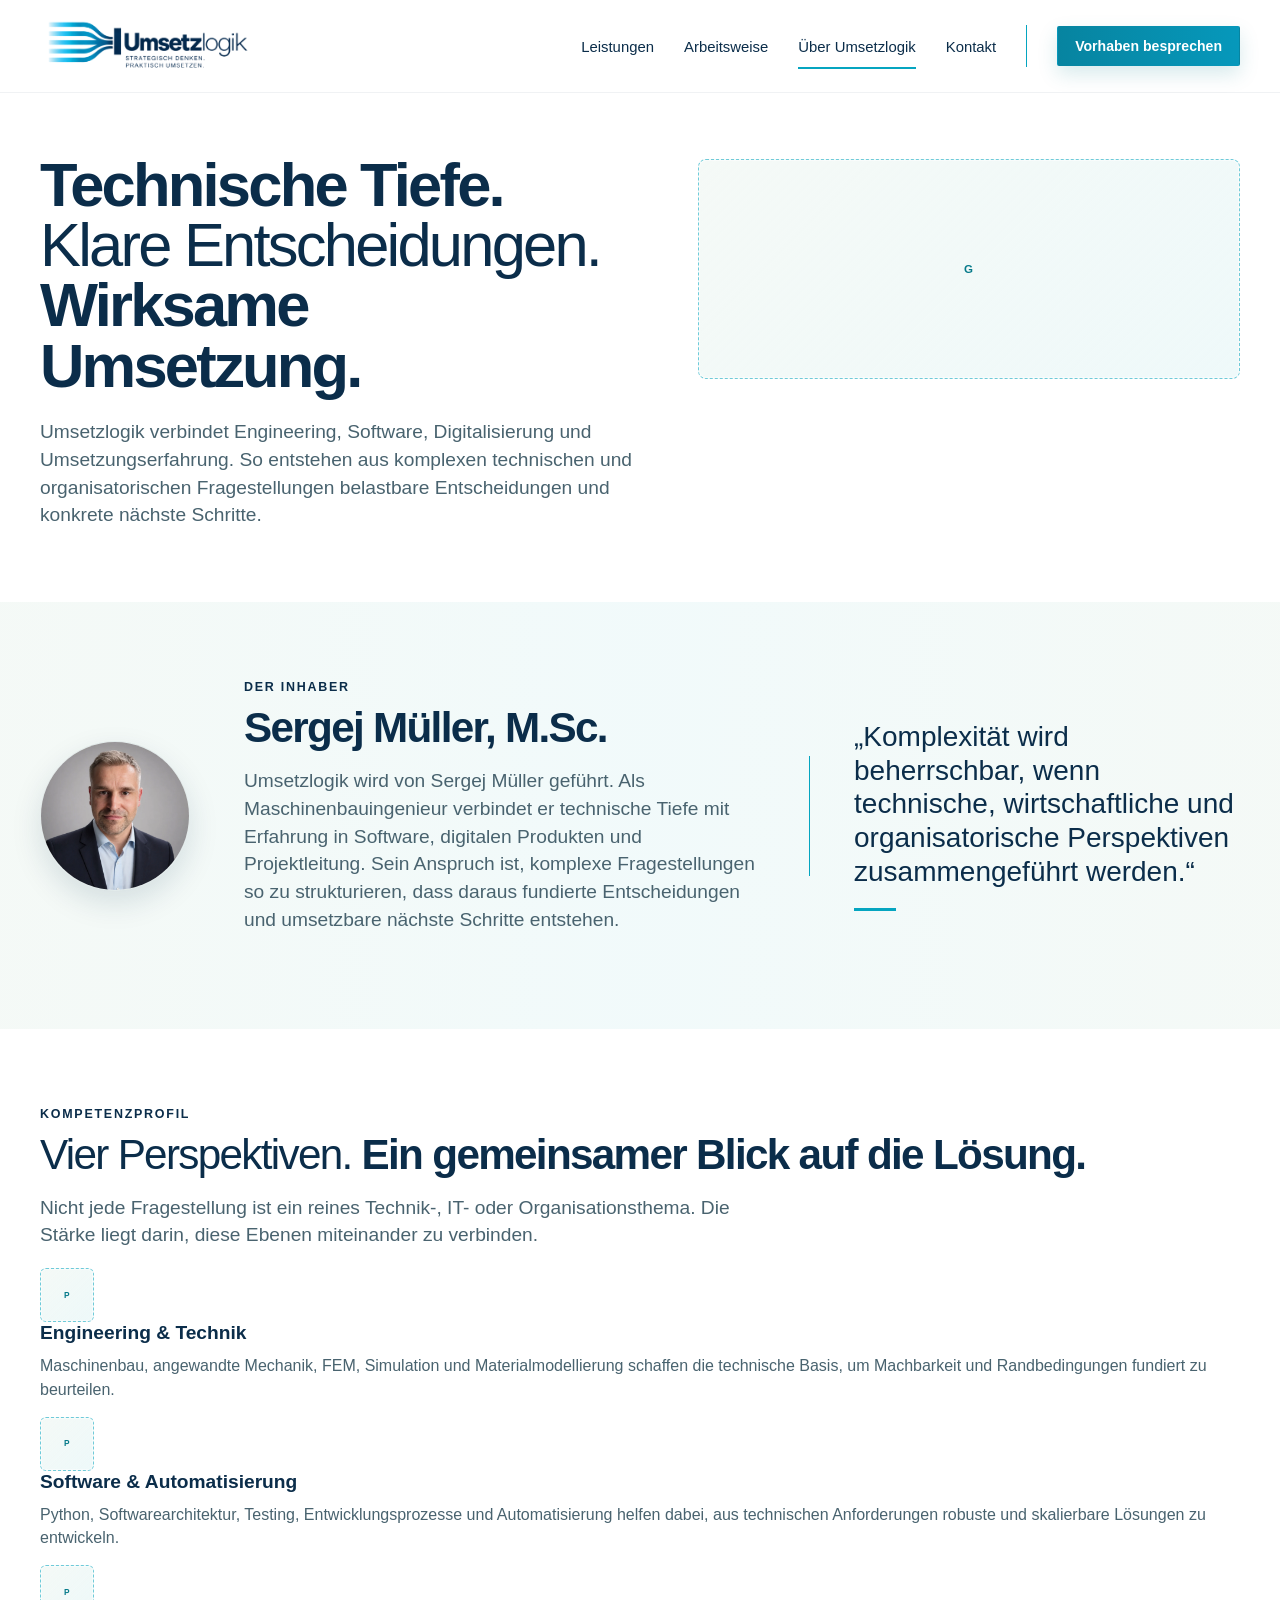
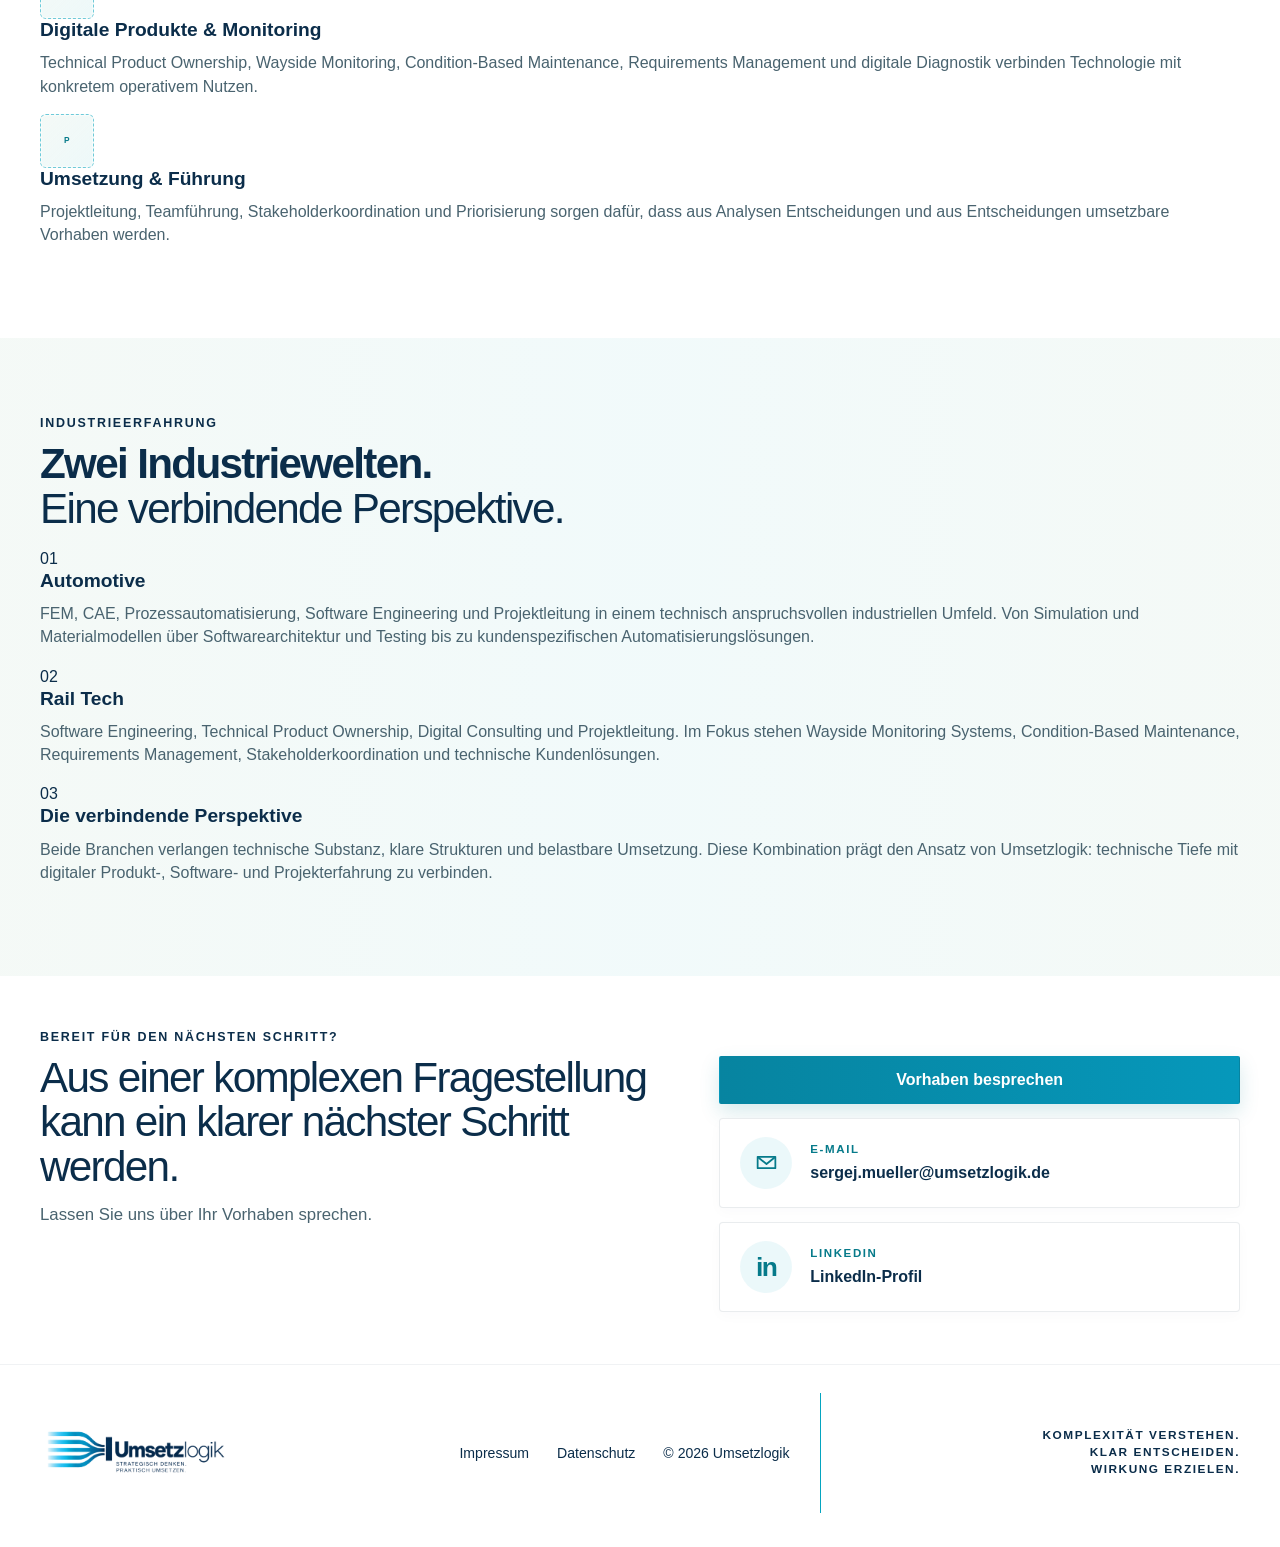
<file: ueber.html>
<!DOCTYPE html>

<html lang="de">

<head>
    <meta charset="utf-8" />
    <meta content="width=device-width,initial-scale=1" name="viewport" />
    <title>Über Umsetzlogik | Technische Tiefe. Klare Entscheidungen.</title>
    <meta
        content="Umsetzlogik verbindet Engineering, Software, Digitalisierung und Umsetzungserfahrung – für belastbare Entscheidungen und wirksame Umsetzung."
        name="description" />
    <meta content="#0B2D4A" name="theme-color" />
    <link href="assets/favicon.svg?v=20260915-14" rel="icon" type="image/svg+xml" />
    <link href="assets/style.css?v=20260920-40" rel="stylesheet" />
    <meta content="Über Umsetzlogik | Technische Tiefe. Klare Entscheidungen." property="og:title" />
    <meta
        content="Umsetzlogik verbindet technische Tiefe, digitale Kompetenz und Umsetzungserfahrung – für belastbare Entscheidungen und konkrete nächste Schritte."
        property="og:description" />
    <meta content="website" property="og:type" />
    <link href="https://umsetzlogik.de/ueber.html" rel="canonical" />
    <meta content="https://umsetzlogik.de/ueber.html" property="og:url" />
    <meta content="Umsetzlogik" property="og:site_name" />
    <meta content="de_DE" property="og:locale" />
    <meta content="https://umsetzlogik.de/assets/logo-primary.png" property="og:image" />
    <meta content="summary_large_image" name="twitter:card" />
</head>

<body>
    <header class="site-header">
        <div class="container nav"><a aria-label="Umsetzlogik Startseite" class="brand" href="index.html"><img
                    alt="Umsetzlogik – Strategisch denken. Praktisch umsetzen." class="brand-logo" loading="lazy"
                    src="assets/logo-primary.png?v=20260915-15" /></a>
            <nav aria-label="Hauptnavigation" class="nav-links" id="site-nav"><a class=""
                    href="leistungen.html">Leistungen</a><a class="" href="arbeitsweise.html">Arbeitsweise</a><a
                    aria-current="page" class="active" href="ueber.html">Über Umsetzlogik</a><a class=""
                    href="kontakt.html">Kontakt</a><span aria-hidden="true" class="nav-sep"></span><a
                    class="btn primary" href="kontakt.html">Vorhaben besprechen</a></nav><button
                aria-controls="site-nav" aria-expanded="false" aria-label="Menü öffnen"
                class="mobile-toggle"><span></span><span></span><span></span></button>
        </div>
    </header>
    <main>
        <section class="page-hero">
            <div class="container page-hero-grid">
                <div>
                    <h1><strong>Technische Tiefe.</strong><br />Klare Entscheidungen.<br /><strong>Wirksame
                            Umsetzung.</strong></h1>
                    <p class="lead muted">Umsetzlogik verbindet Engineering, Software, Digitalisierung und
                        Umsetzungserfahrung. So entstehen aus komplexen technischen und organisatorischen
                        Fragestellungen belastbare Entscheidungen und konkrete nächste Schritte.</p>
                </div>
                <div aria-label="Platzhalter für Grafik: Über Umsetzlogik"
                    class="graphic-placeholder hero brand-graphic-placeholder" role="img" title="Über Umsetzlogik">
                    <span>G</span></div>
            </div>
        </section>
        <section class="section tint">
            <div class="container about-strip owner-strip"><img alt="Sergej Müller, M.Sc., Inhaber von Umsetzlogik"
                    class="portrait portrait-photo" loading="lazy" src="assets/sergej-mueller.webp?v=20260915-14" />
                <div class="owner-copy">
                    <p class="eyebrow">Der Inhaber</p>
                    <h2><strong>Sergej Müller, M.Sc.</strong></h2>
                    <p class="lead muted">Umsetzlogik wird von Sergej Müller geführt. Als Maschinenbauingenieur
                        verbindet er technische Tiefe mit Erfahrung in Software, digitalen Produkten und Projektleitung.
                        Sein Anspruch ist, komplexe Fragestellungen so zu strukturieren, dass daraus fundierte
                        Entscheidungen und umsetzbare nächste Schritte entstehen.</p>
                </div><span class="vline"></span>
                <div class="quote">„Komplexität wird beherrschbar, wenn technische, wirtschaftliche und organisatorische
                    Perspektiven zusammengeführt werden.“</div>
            </div>
        </section>
        <section class="section">
            <div class="container">
                <p class="eyebrow">Kompetenzprofil</p>
                <h2>Vier Perspektiven. <strong>Ein gemeinsamer Blick auf die Lösung.</strong></h2>
                <p class="lead muted competency-lead">Nicht jede Fragestellung ist ein reines Technik-, IT- oder
                    Organisationsthema. Die Stärke liegt darin, diese Ebenen miteinander zu verbinden.</p>
                <div class="competency-grid">
                    <article class="competency-card">
                        <div class="icon">
                            <div aria-label="Platzhalter für Piktogramm: Engineering &amp; Technik"
                                class="graphic-placeholder pictogram-placeholder" role="img"
                                title="Engineering &amp; Technik"><span>P</span></div>
                        </div>
                        <h3>Engineering &amp; Technik</h3>
                        <p class="muted">Maschinenbau, angewandte Mechanik, FEM, Simulation und Materialmodellierung
                            schaffen die technische Basis, um Machbarkeit und Randbedingungen fundiert zu beurteilen.
                        </p>
                    </article>
                    <article class="competency-card">
                        <div class="icon">
                            <div aria-label="Platzhalter für Piktogramm: Software &amp; Automatisierung"
                                class="graphic-placeholder pictogram-placeholder" role="img"
                                title="Software &amp; Automatisierung"><span>P</span></div>
                        </div>
                        <h3>Software &amp; Automatisierung</h3>
                        <p class="muted">Python, Softwarearchitektur, Testing, Entwicklungsprozesse und Automatisierung
                            helfen dabei, aus technischen Anforderungen robuste und skalierbare Lösungen zu entwickeln.
                        </p>
                    </article>
                    <article class="competency-card">
                        <div class="icon">
                            <div aria-label="Platzhalter für Piktogramm: Digitale Produkte &amp; Monitoring"
                                class="graphic-placeholder pictogram-placeholder" role="img"
                                title="Digitale Produkte &amp; Monitoring"><span>P</span></div>
                        </div>
                        <h3>Digitale Produkte &amp; Monitoring</h3>
                        <p class="muted">Technical Product Ownership, Wayside Monitoring, Condition-Based Maintenance,
                            Requirements Management und digitale Diagnostik verbinden Technologie mit konkretem
                            operativem Nutzen.</p>
                    </article>
                    <article class="competency-card">
                        <div class="icon">
                            <div aria-label="Platzhalter für Piktogramm: Umsetzung &amp; Führung"
                                class="graphic-placeholder pictogram-placeholder" role="img"
                                title="Umsetzung &amp; Führung"><span>P</span></div>
                        </div>
                        <h3>Umsetzung &amp; Führung</h3>
                        <p class="muted">Projektleitung, Teamführung, Stakeholderkoordination und Priorisierung sorgen
                            dafür, dass aus Analysen Entscheidungen und aus Entscheidungen umsetzbare Vorhaben werden.
                        </p>
                    </article>
                </div>
            </div>
        </section>
        <section class="section tint">
            <div class="container">
                <p class="eyebrow">Industrieerfahrung</p>
                <h2><strong>Zwei Industriewelten.</strong><br />Eine verbindende Perspektive.</h2>
                <div class="experience-grid">
                    <article class="experience-card"><span class="num">01</span>
                        <h3>Automotive</h3>
                        <p class="muted">FEM, CAE, Prozessautomatisierung, Software Engineering und Projektleitung in
                            einem technisch anspruchsvollen industriellen Umfeld. Von Simulation und Materialmodellen
                            über Softwarearchitektur und Testing bis zu kundenspezifischen Automatisierungslösungen.</p>
                    </article>
                    <article class="experience-card"><span class="num">02</span>
                        <h3>Rail Tech</h3>
                        <p class="muted">Software Engineering, Technical Product Ownership, Digital Consulting und
                            Projektleitung. Im Fokus stehen Wayside Monitoring Systems, Condition-Based Maintenance,
                            Requirements Management, Stakeholderkoordination und technische Kundenlösungen.</p>
                    </article>
                    <article class="experience-card"><span class="num">03</span>
                        <h3>Die verbindende Perspektive</h3>
                        <p class="muted">Beide Branchen verlangen technische Substanz, klare Strukturen und belastbare
                            Umsetzung. Diese Kombination prägt den Ansatz von Umsetzlogik: technische Tiefe mit
                            digitaler Produkt-, Software- und Projekterfahrung zu verbinden.</p>
                    </article>
                </div>
            </div>
        </section>

        <section class="section compact inquiry-cta">
            <div class="container inquiry-cta-grid">
                <div class="inquiry-copy">
                    <p class="eyebrow">Bereit für den nächsten Schritt?</p>
                    <h2>Aus einer komplexen Fragestellung kann ein klarer nächster Schritt werden.</h2>
                    <p class="muted">Lassen Sie uns über Ihr Vorhaben sprechen.</p>
                </div><a class="btn primary inquiry-primary" href="kontakt.html">Vorhaben besprechen</a>
                <div aria-label="Direkter Kontakt" class="inquiry-options"><a class="inquiry-option"
                        href="mailto:sergej.mueller@umsetzlogik.de"><span aria-hidden="true"
                            class="inquiry-option-icon inquiry-mail-icon"><svg role="img" viewbox="0 0 24 24">
                                <path d="M3.5 6.5h17v11h-17z"></path>
                                <path d="m4.5 7.5 7.5 6 7.5-6"></path>
                            </svg></span><span class="inquiry-option-copy"><span
                                class="inquiry-option-label">E-Mail</span><span
                                class="inquiry-option-value">sergej.mueller@umsetzlogik.de</span></span></a><a
                        class="inquiry-option" href="https://de.linkedin.com/in/sergej-m%C3%BCller-3799a1286"
                        rel="noopener" target="_blank"><span aria-hidden="true"
                            class="inquiry-option-icon inquiry-linkedin-icon">in</span><span
                            class="inquiry-option-copy"><span class="inquiry-option-label">LinkedIn</span><span
                                class="inquiry-option-value">LinkedIn-Profil</span></span></a></div>
            </div>
        </section>
    </main>
    <footer class="footer">
        <div class="container footer-grid"><a class="brand" href="index.html"><img
                    alt="Umsetzlogik – Strategisch denken. Praktisch umsetzen." class="brand-logo" loading="lazy"
                    src="assets/logo-primary.png?v=20260915-15" /></a>
            <div class="footer-links"><a href="impressum.html">Impressum</a><a
                    href="datenschutz.html">Datenschutz</a><span>© 2026 Umsetzlogik</span></div><span
                class="vline"></span>
            <div class="slogan">Komplexität verstehen.<br />Klar entscheiden.<br />Wirkung erzielen.</div>
        </div>
    </footer>
    <script src="assets/script.js?v=20260916-18"></script>
</body>

</html>
</file>
<file: assets/style.css>
:root{
  --navy:#0B2D4A; --petrol:#067A8A; --cyan:#05A5C0; --light-petrol:#7CC4C5;
  --graphite:#253A42; --stone:#D9DEE2; --off:#F4F9F6; --white:#fff;
  --line:rgba(5,165,192,.25); --shadow:0 14px 38px rgba(11,45,74,.08);
  --radius:14px; --max:1200px;
  --space-1:8px; --space-2:12px; --space-3:16px; --space-4:24px;
  --space-5:32px; --space-6:48px; --space-7:64px; --space-8:88px;
  --icon-sm:46px; --icon-md:54px; --icon-lg:64px;
  --focus-ring:0 0 0 3px rgba(5,165,192,.22);
}
*{box-sizing:border-box} html{scroll-behavior:smooth} body{margin:0;color:var(--navy);background:#fff;font-family:Inter,"Inter Variable",Aptos,"Segoe UI Variable","Segoe UI",Arial,sans-serif;line-height:1.45;-webkit-font-smoothing:antialiased}
a{color:inherit;text-decoration:none} img,svg{max-width:100%;display:block} button,input,textarea{font:inherit}
::selection{background:rgba(5,165,192,.18)}
.container{width:min(var(--max),calc(100% - 48px));margin-inline:auto}.section{padding:76px 0}.section.tint{background:linear-gradient(90deg,rgba(244,249,246,.95),rgba(230,246,247,.55),rgba(244,249,246,.95))}.section.compact{padding:52px 0}.divider{border-top:1px solid var(--line)}
.eyebrow{font-size:.78rem;font-weight:800;letter-spacing:.14em;text-transform:uppercase;margin:0 0 10px;color:var(--navy)}
h1,h2,h3,p{margin-top:0} h1{font-size:clamp(2.45rem,5vw,5.5rem);line-height:.98;letter-spacing:-.045em;font-weight:300;margin-bottom:22px;max-width:800px} h1 strong{font-weight:760} h2{font-size:clamp(2rem,3.3vw,3.75rem);line-height:1.05;letter-spacing:-.04em;font-weight:300;margin-bottom:16px} h2 strong{font-weight:750} h3{font-size:1.2rem;line-height:1.15;margin-bottom:10px}.lead{font-size:clamp(1.05rem,1.5vw,1.28rem);max-width:720px}.muted{color:#49636f}.small{font-size:.92rem}.kicker{font-size:.72rem;letter-spacing:.12em;font-weight:800;text-transform:uppercase}.accent-line{width:44px;height:3px;background:var(--cyan);margin:16px 0}
.site-header{position:sticky;top:0;z-index:20;background:rgba(255,255,255,.93);backdrop-filter:blur(16px);border-bottom:1px solid rgba(11,45,74,.06)}.nav{height:92px;display:flex;align-items:center;justify-content:space-between;gap:28px}.brand{display:flex;align-items:center;min-width:210px}.nav-links{display:flex;align-items:center;gap:30px;margin-left:auto}.nav-links a{font-size:.93rem;padding:34px 0 30px;position:relative}.nav-links > a:not(.btn).active::after,.nav-links > a:not(.btn):hover::after{content:"";height:2px;background:var(--cyan);position:absolute;left:0;right:0;bottom:20px}.nav-sep{height:42px;border-left:1px solid var(--cyan)}.btn{display:inline-flex;align-items:center;justify-content:center;gap:14px;min-height:48px;padding:0 22px;border:1px solid transparent;border-radius:2px;font-weight:600;transition:.2s ease;cursor:pointer}.btn.primary{background:linear-gradient(90deg,#0784a0,#0698bb);color:#fff;box-shadow:0 8px 20px rgba(6,122,138,.16)}.btn.primary:hover{transform:translateY(-1px);box-shadow:0 12px 28px rgba(6,122,138,.22)}.btn.ghost{color:var(--petrol);padding-inline:0}.btn.ghost:hover{gap:18px}.mobile-toggle{display:none;border:0;background:transparent;width:44px;height:44px;padding:8px}.mobile-toggle span{display:block;height:2px;background:var(--navy);margin:6px 0}
.hero{padding:78px 0 68px}.hero-grid{display:grid;grid-template-columns:1.02fr .98fr;gap:60px;align-items:center}.hero-actions{display:flex;gap:18px;flex-wrap:wrap}.hero-art{display:flex;flex-direction:column;align-items:stretch}.hero-art img{width:100%;filter:drop-shadow(0 12px 18px rgba(6,122,138,.05))}.hero-meta{display:grid;grid-template-columns:repeat(3,1fr);gap:0;margin-top:24px}.hero-meta>div{padding:0 24px;border-left:1px solid var(--cyan)}.hero-meta>div:first-child{border-left:0;padding-left:0}.hero-meta strong{display:block}.manifesto{font-size:.78rem;font-weight:800;letter-spacing:.13em;text-transform:uppercase;text-align:right;margin-top:18px}
.triad{display:grid;grid-template-columns:repeat(3,1fr);gap:0}.triad>div{padding:0 38px;border-left:1px solid var(--cyan)}.triad>div:first-child{border-left:0;padding-left:0}.triad .num{font-size:.8rem;font-weight:800}.triad p{font-size:1.55rem;line-height:1.1;font-weight:300;margin:8px 0}.triad strong{font-weight:760}
.question-grid{display:grid;grid-template-columns:1.15fr 1fr;gap:70px;align-items:start}.question-cards{grid-column:1/-1;display:grid;grid-template-columns:repeat(3,1fr);gap:24px}.mini-card{display:grid;grid-template-columns:64px 1fr;gap:18px;align-items:start;padding:16px 0}.mini-card+.mini-card{border-left:1px solid var(--cyan);padding-left:28px}.icon{width:54px;height:54px;color:var(--cyan)}.icon svg{width:100%;height:100%;stroke:currentColor;fill:none;stroke-width:1.8}
.complexity-dots{width:70px;height:70px;display:grid;grid-template-columns:repeat(5,1fr);gap:6px}.complexity-dots i{width:8px;height:8px;border-radius:50%;background:var(--cyan)}.complexity-dots i:nth-child(4n){background:var(--navy)}.impact{width:74px;height:74px;border:3px solid var(--cyan);border-radius:50%;position:relative;box-shadow:inset 0 0 0 8px #fff}.impact:before,.impact:after{content:"";position:absolute;border-radius:50%;inset:9px;border:2px solid var(--cyan)}.impact:after{inset:20px;background:radial-gradient(circle at 38% 36%,var(--cyan),var(--navy));border:0;filter:blur(.3px)}
.cards-3{display:grid;grid-template-columns:repeat(3,1fr);gap:20px}.card{background:rgba(255,255,255,.82);border:1px solid rgba(5,165,192,.18);border-radius:4px;padding:28px;box-shadow:var(--shadow)}.card ul{list-style:none;padding:0;margin:18px 0 0}.card li{margin:8px 0;padding-left:22px;position:relative}.card li:before{content:"✓";position:absolute;left:0;color:var(--cyan);font-weight:800}.service-card .service-head{display:grid;grid-template-columns:60px 1fr;gap:16px;align-items:center}.service-card .link{display:inline-flex;gap:12px;color:var(--petrol);font-weight:600;margin-top:14px}
.about-strip{display:grid;grid-template-columns:160px 1.35fr 1px 1fr;gap:34px;align-items:center}.portrait{width:150px;aspect-ratio:1;border-radius:50%;object-fit:cover;box-shadow:0 12px 30px rgba(11,45,74,.12)}.vline{width:1px;height:120px;background:var(--cyan)}.quote{font-size:1.75rem;line-height:1.2;font-weight:300}.quote:after{content:"";display:block;width:42px;height:3px;background:var(--cyan);margin-top:20px}
.cta{display:grid;grid-template-columns:1.5fr auto 1px .9fr;gap:36px;align-items:center}.cta h2{font-size:2.1rem;margin:0}.contact-links{display:grid;gap:10px}.contact-links a{display:flex;gap:10px;align-items:center}.footer{padding:28px 0 34px;border-top:1px solid rgba(11,45,74,.06)}.footer-grid{display:grid;grid-template-columns:1fr auto 1px 1fr;gap:30px;align-items:center}.footer-links{display:flex;gap:28px;font-size:.88rem}.slogan{text-align:right;font-size:.74rem;font-weight:800;letter-spacing:.13em;text-transform:uppercase}
.page-hero{padding:62px 0 54px}.page-hero-grid{display:grid;grid-template-columns:1fr .9fr;gap:56px;align-items:center}.page-hero h1{font-size:clamp(2.6rem,4.8vw,4.8rem)}.service-intro{display:grid;grid-template-columns:.9fr 1.3fr;gap:50px;align-items:start}.situations{display:grid;grid-template-columns:repeat(3,1fr);gap:0}.situations>div{padding:0 30px;border-left:1px solid var(--cyan)}.situations>div:first-child{border-left:0;padding-left:0}.workflow{display:grid;grid-template-columns:repeat(5,1fr);gap:0}.workflow>div{padding:0 20px;border-left:1px solid var(--cyan)}.workflow>div:first-child{border-left:0;padding-left:0}.workflow .num{font-weight:800;font-size:.78rem}
.principles{display:grid;grid-template-columns:repeat(4,1fr);gap:0;text-align:center}.principles>div{padding:0 24px;border-left:1px solid var(--cyan)}.principles>div:first-child{border-left:0}.principles .icon{margin:0 auto 14px}.step-cards{display:grid;grid-template-columns:repeat(5,1fr);gap:12px}.step-card{border:1px solid rgba(5,165,192,.18);padding:24px 20px;background:#fff;box-shadow:0 9px 24px rgba(11,45,74,.06)}.step-card .num{font-weight:800}.step-card ul{list-style:none;padding:0}.step-card li{font-size:.92rem;margin:8px 0;padding-left:18px;position:relative}.step-card li:before{content:"✓";left:0;position:absolute;color:var(--cyan)}
.detail-hero{display:grid;grid-template-columns:1fr .8fr;gap:56px;align-items:center}.detail-badge{display:inline-block;padding:7px 10px;border:1px solid var(--cyan);font-size:.72rem;font-weight:800;letter-spacing:.12em;text-transform:uppercase}.detail-grid{display:grid;grid-template-columns:1fr 1fr;gap:28px}.detail-box{padding:30px;border:1px solid var(--line);background:rgba(255,255,255,.8)}.deliverables{display:grid;grid-template-columns:repeat(2,1fr);gap:16px}.deliverable{padding:18px;border-left:3px solid var(--cyan);background:rgba(244,249,246,.7)}
.contact-layout{display:grid;grid-template-columns:1.08fr .92fr;gap:62px}.form-grid{display:grid;grid-template-columns:1fr 1fr;gap:14px}.form-grid .full{grid-column:1/-1}.field label{display:block;font-size:.84rem;font-weight:700;margin-bottom:7px}.field input,.field textarea{width:100%;border:1px solid rgba(11,45,74,.18);background:#fff;padding:15px 14px;outline:none;border-radius:2px}.field input:focus,.field textarea:focus{border-color:var(--cyan);box-shadow:0 0 0 3px rgba(5,165,192,.10)}.field textarea{min-height:180px;resize:vertical}.contact-card{display:grid;grid-template-columns:52px 1fr;gap:18px;padding:16px 0}.contact-card+.contact-card{border-top:1px solid var(--line)}.expect{display:grid;grid-template-columns:repeat(4,1fr);gap:0;text-align:center}.expect>div{padding:0 24px;border-left:1px solid var(--cyan)}.expect>div:first-child{border-left:0}.form-note{font-size:.8rem;color:#5a707a;margin-top:10px}.legal{max-width:860px}.legal h2{font-size:2rem;margin-top:44px}.legal h3{margin-top:28px}.legal p,.legal li{color:#425c67}
.notice{padding:16px 18px;background:#fff7dd;border-left:4px solid #e3ad2c;color:#5d4a1b;margin:20px 0}
@media (max-width:980px){.container{width:min(var(--max),calc(100% - 32px))}.nav{height:76px}.nav-links{position:fixed;inset:76px 0 auto 0;background:#fff;border-bottom:1px solid var(--line);padding:20px 24px 28px;display:none;flex-direction:column;align-items:stretch;gap:0;box-shadow:var(--shadow)}.nav-links.open{display:flex}.nav-links a{padding:14px 0}.nav-links > a:not(.btn).active::after,.nav-links > a:not(.btn):hover::after{bottom:6px}.nav-sep,.nav-links>.btn{display:none}.mobile-toggle{display:block}.hero-grid,.page-hero-grid,.question-grid,.about-strip,.cta,.footer-grid,.service-intro,.service-row,.detail-hero,.contact-layout{grid-template-columns:1fr}.hero-art{margin-top:18px}.hero-meta{grid-template-columns:1fr 1fr 1fr}.triad,.cards-3,.question-cards,.situations{grid-template-columns:1fr}.triad>div,.mini-card+.mini-card,.situations>div{border-left:0;padding:20px 0;border-top:1px solid var(--line)}.triad>div:first-child,.situations>div:first-child{border-top:0}.principles{grid-template-columns:1fr 1fr;row-gap:30px}.principles>div:nth-child(odd){border-left:0}.step-cards{grid-template-columns:1fr 1fr}.workflow{grid-template-columns:1fr 1fr;row-gap:26px}.workflow>div:nth-child(odd){border-left:0}.footer-grid .vline,.cta>.vline,.about-strip>.vline{display:none}.slogan{text-align:left}.expect{grid-template-columns:1fr 1fr;row-gap:30px}.expect>div:nth-child(odd){border-left:0}.detail-grid,.deliverables{grid-template-columns:1fr}}
@media (max-width:660px){.section{padding:58px 0}.hero{padding:52px 0}.hero-meta{grid-template-columns:1fr;gap:16px}.hero-meta>div{border-left:0;border-top:1px solid var(--line);padding:14px 0}.hero-meta>div:first-child{border-top:0}.cards-3,.principles,.step-cards,.workflow,.expect{grid-template-columns:1fr}.principles>div,.workflow>div,.expect>div{border-left:0;border-top:1px solid var(--line);padding:20px 0}.principles>div:first-child,.workflow>div:first-child,.expect>div:first-child{border-top:0}.form-grid{grid-template-columns:1fr}.form-grid .full{grid-column:auto}.hero-actions{align-items:stretch;flex-direction:column}.hero-actions .btn{width:100%}.footer-links{flex-wrap:wrap}.portrait{width:130px}.quote{font-size:1.4rem}}
@media (prefers-reduced-motion:reduce){html{scroll-behavior:auto}.btn{transition:none}}


@media (max-width:980px){}
/* PLACEHOLDER GRAPHICS */
.graphic-placeholder{display:flex;align-items:center;justify-content:center;width:100%;min-height:56px;padding:10px 12px;border:1.5px dashed rgba(5,165,192,.55);border-radius:8px;background:linear-gradient(135deg,rgba(244,249,246,.95),rgba(230,246,247,.65));color:var(--petrol);text-align:center;box-shadow:inset 0 0 0 1px rgba(255,255,255,.45)}
.graphic-placeholder span{display:block;font-size:.72rem;line-height:1.3;font-weight:800;letter-spacing:.12em;text-transform:uppercase}
.brand .graphic-placeholder{width:220px;height:72px;min-height:72px}
.footer .brand .graphic-placeholder{width:200px;height:64px;min-height:64px}
.hero-art .graphic-placeholder{height:220px;min-height:220px}
.icon .graphic-placeholder,.icon-placeholder{width:54px;height:54px;min-height:54px;border-radius:6px}
.step-icon .graphic-placeholder{height:76px;min-height:76px}
.portrait-placeholder{width:150px;height:150px;min-height:150px;border-radius:50%;padding:18px}
@media (max-width:980px){.brand .graphic-placeholder{width:190px;height:64px;min-height:64px}}
@media (max-width:660px){.hero-art .graphic-placeholder{height:160px;min-height:205px}.portrait-placeholder{width:130px;height:130px;min-height:130px}}

/* HIGH-RES VECTOR PICTOGRAMS */













/* refined process connectors: quieter than text arrows */



@media (max-width:980px){}
@media (max-width:660px){}


/* USER-SELECTED PICTOGRAM PLACEHOLDERS */
.pictogram-placeholder{
  width:54px;height:54px;min-height:54px;flex:0 0 54px;padding:5px;
  border-radius:7px;background:linear-gradient(135deg,rgba(244,249,246,.96),rgba(230,246,247,.7));
}
.pictogram-placeholder span{font-size:.52rem;letter-spacing:.08em;line-height:1.15}
.service-head>.pictogram-placeholder,.service-side>.pictogram-placeholder{width:54px;height:54px;min-height:54px}
.principles .pictogram-placeholder,.expect .pictogram-placeholder{margin:0 auto 14px}
.contact-card>.pictogram-placeholder{width:46px;height:46px;min-height:46px;flex-basis:46px;padding:4px}
.contact-card>.pictogram-placeholder span{font-size:.46rem}


@media (max-width:980px){}
@media (max-width:660px){.pictogram-placeholder{width:50px;height:50px;min-height:50px;flex-basis:50px}}


/* FINAL LAUNCH POLISH */
.nav-links>.btn.primary{
  min-height:40px;
  padding:0 17px;
  gap:10px;
  font-size:.88rem;
}

.portrait-photo{
  width:150px;
  height:150px;
  aspect-ratio:1;
  border-radius:50%;
  object-fit:cover;
  object-position:50% 37%;
  display:block;
  box-shadow:0 12px 30px rgba(11,45,74,.13);
  border:1px solid rgba(11,45,74,.07);
}

.contact-card>.portrait-photo{
  width:132px;
  height:132px;
  max-width:none;
}

.industry-proof{
  border-top:0;
  border-bottom:0;
}

.industry-proof-head{
  display:grid;
  grid-template-columns:.9fr 1.1fr;
  gap:52px;
  align-items:start;
  margin-bottom:34px;
}

.industry-proof-grid{
  display:grid;
  grid-template-columns:repeat(3,1fr);
  gap:0;
}

.industry-proof-grid>div{
  padding:4px 34px 2px;
  border-left:1px solid var(--cyan);
}

.industry-proof-grid>div:first-child{
  padding-left:0;
  border-left:0;
}

.industry-proof-grid .num{
  display:block;
  margin-bottom:7px;
  font-size:.78rem;
  font-weight:800;
}

.industry-proof-grid h3{
  margin-bottom:8px;
}

@media (max-width:980px){
  .industry-proof-head{grid-template-columns:1fr;gap:12px}
  .industry-proof-grid{grid-template-columns:1fr}
  .industry-proof-grid>div{
    border-left:0;
    border-top:1px solid var(--line);
    padding:22px 0;
  }
  .industry-proof-grid>div:first-child{border-top:0}
}

@media (max-width:660px){
  .portrait-photo{width:130px;height:130px}
  .contact-card>.portrait-photo{width:112px;height:112px}
}


/* BRAND ASSETS — consolidated */
.brand{
  flex:0 0 auto;
  min-width:0;
}
.brand img.brand-logo{
  width:290px;
  max-width:100%;
  height:auto;
  max-height:72px;
  object-fit:contain;
  object-position:left center;
  display:block;
}
.footer .brand img.brand-logo{
  width:250px;
  max-height:64px;
}
.brand-logo-standalone{
  width:min(420px,100%);
  height:auto;
  display:block;
  margin:0 auto 24px;
}
@media (max-width:1100px){
  .brand img.brand-logo{width:260px;max-height:66px}
}
@media (max-width:980px){
  .brand img.brand-logo{width:225px;max-height:58px}
  .footer .brand img.brand-logo{width:205px;max-height:54px}
}
@media (max-width:660px){
  .brand img.brand-logo{width:205px;max-height:54px}
  .footer .brand img.brand-logo{width:190px;max-height:50px}
}

/* TEXTUAL BRAND WORDMARK */
.brand-word{
  display:inline-block;
  white-space:nowrap;
  color:inherit;
  letter-spacing:-.025em;
  font-weight:400;
}
.brand-word-strong{
  font-weight:780;
}
.brand-word-light{
  font-weight:300;
}
.eyebrow .brand-word{
  letter-spacing:-.01em;
  text-transform:none;
}

/* Inline brand name inside formatted labels/headings: inherit one uniform weight. */
.brand-inline{
  font-weight:inherit;
  letter-spacing:inherit;
}
.eyebrow .brand-inline{
  text-transform:none;
  letter-spacing:-.01em;
}


/* OWNER PROFILE — robust image/text separation */
.owner-strip{
  grid-template-columns:180px minmax(0,1.35fr) 1px minmax(260px,1fr);
  column-gap:44px;
  row-gap:24px;
  align-items:center;
}
.owner-strip > .portrait.portrait-photo{
  width:170px;
  height:170px !important;
  min-width:170px;
  max-width:170px;
  justify-self:start;
  grid-column:1;
  grid-row:1;
}
.owner-strip > .owner-copy{
  grid-column:2;
  grid-row:1;
  min-width:0;
}
.owner-strip > .owner-copy h2,
.owner-strip > .owner-copy p{
  max-width:100%;
}
.owner-strip > .vline{
  grid-column:3;
  grid-row:1;
}
.owner-strip > .quote{
  grid-column:4;
  grid-row:1;
  min-width:0;
}
@media (max-width:1100px){
  .owner-strip{
    grid-template-columns:160px minmax(0,1.25fr) 1px minmax(230px,.9fr);
    column-gap:34px;
  }
  .owner-strip > .portrait.portrait-photo{
    width:150px;
    height:150px !important;
    min-width:150px;
    max-width:150px;
  }
}
@media (max-width:980px){
  .owner-strip{
    grid-template-columns:150px minmax(0,1fr);
    gap:24px 32px;
    align-items:start;
  }
  .owner-strip > .portrait.portrait-photo{
    grid-column:1;
    grid-row:1;
    width:150px;
    height:150px !important;
    min-width:150px;
    max-width:150px;
  }
  .owner-strip > .owner-copy{
    grid-column:2;
    grid-row:1;
  }
  .owner-strip > .vline{display:none}
  .owner-strip > .quote{
    grid-column:1 / -1;
    grid-row:2;
    margin-top:4px;
    padding-top:24px;
    border-top:1px solid var(--line);
  }
}
@media (max-width:660px){
  .owner-strip{
    grid-template-columns:1fr;
    gap:20px;
  }
  .owner-strip > .portrait.portrait-photo{
    grid-column:1;
    grid-row:1;
    width:130px;
    height:130px !important;
    min-width:130px;
    max-width:130px;
  }
  .owner-strip > .owner-copy{
    grid-column:1;
    grid-row:2;
  }
  .owner-strip > .quote{
    grid-column:1;
    grid-row:3;
    margin-top:2px;
    padding-top:20px;
  }
}


/* OWNER PROFILE — company-first positioning */
.owner-role{
  margin:-8px 0 16px;
  color:var(--navy);
  font-weight:650;
  font-size:.98rem;
}
.owner-copy .owner-role .brand-word{
  font-size:inherit;
}


/* FINAL CONSISTENCY */
.contact-owner-role{
  margin:-4px 0 8px;
  font-size:.92rem;
}

/* PROCESS TIMELINE — refined, quieter and more compact */













@media (max-width:980px){
  
  
  
  
  
  
  
  
  
  
}

@media (max-width:660px){
  
  
  
  
  
  
}


/* REDUNDANCY + CONTACT REFINEMENT */
.section-link{
  margin-top:24px;
}
.principle-statement,
.about-value-summary{
  display:grid;
  grid-template-columns:minmax(0,.95fr) minmax(0,1.05fr);
  gap:64px;
  align-items:center;
}
.principle-statement .lead{
  margin-bottom:0;
}
.about-value-summary .lead{
  margin-bottom:14px;
}
.contact-card.contact-owner{
  grid-template-columns:132px minmax(0,1fr);
  gap:26px;
  align-items:center;
  padding-top:10px;
}
.contact-card.contact-owner>.portrait-photo{
  width:132px;
  height:132px;
  max-width:none;
}
.contact-card.contact-owner h3{
  margin-bottom:8px;
}
.contact-card.contact-owner .contact-owner-role{
  margin:0 0 8px;
}
.contact-card.contact-owner .muted{
  margin-bottom:0;
}
@media (max-width:980px){
  .principle-statement,
  .about-value-summary{grid-template-columns:1fr;gap:14px}
}
@media (max-width:660px){
  .contact-card.contact-owner{
    grid-template-columns:104px minmax(0,1fr);
    gap:18px;
  }
  .contact-card.contact-owner>.portrait-photo{
    width:104px;
    height:104px;
  }
}



/* HOMEPAGE LAYOUT SYSTEM — editorial split + structured grid */
.home .hero{
  padding:88px 0 96px;
}
.home .hero-grid{
  grid-template-columns:minmax(0,1.02fr) minmax(0,.98fr);
  column-gap:72px;
  align-items:start;
}
.home .hero-copy,
.home .hero-art{
  min-width:0;
}
/* The graphic starts on the same visual axis as the H1, not the eyebrow. */
.home .hero-art{
  padding-top:30px;
  margin-top:0;
}
.home .hero-art .graphic-placeholder{
  width:100%;
}
.home .hero-meta{
  margin-top:24px;
}
.home .manifesto{
  margin-top:24px;
  margin-left:auto;
  max-width:100%;
  text-align:right;
}

.home .section{
  padding:88px 0;
}
.home .section.compact{
  padding:64px 0;
}

/* Editorial split: explanatory copy aligns with the first headline line. */
.home .question-grid{
  grid-template-columns:minmax(0,1.15fr) minmax(0,1fr);
  column-gap:72px;
  row-gap:48px;
  align-items:start;
}
.home .question-copy{
  padding-top:34px;
  min-width:0;
}
.home .question-copy .lead{
  margin-bottom:0;
}
.home .question-cards{
  margin-top:0;
}

/* Same alignment rule for the services editorial split. */
.home .service-intro{
  grid-template-columns:minmax(0,.9fr) minmax(0,1.3fr);
  column-gap:64px;
  align-items:start;
}
.home .service-copy{
  padding-top:34px;
  margin-bottom:0;
}

/* Keep structured grids on one common rhythm. */
.home .cards-3,
.home .industry-proof-grid{
  margin-top:36px;
}
.home .process{
  margin-top:36px;
}

@media (max-width:980px){
  .home .hero{
    padding:64px 0 76px;
  }
  .home .section{
    padding:72px 0;
  }
  .home .section.compact{
    padding:56px 0;
  }
  .home .hero-grid,
  .home .question-grid,
  .home .service-intro{
    grid-template-columns:1fr;
    column-gap:0;
  }
  .home .hero-art{
    padding-top:0;
    margin-top:40px;
  }
  .home .question-copy,
  .home .service-copy{
    padding-top:0;
  }
  .home .question-grid{
    row-gap:28px;
  }
  .home .cards-3,
  .home .industry-proof-grid,
  .home .process{
    margin-top:28px;
  }
}

@media (max-width:660px){
  .home .hero{
    padding:52px 0 64px;
  }
  .home .section{
    padding:60px 0;
  }
  .home .section.compact{
    padding:48px 0;
  }
  .home .hero-art{
    margin-top:34px;
  }
}


/* VISUAL TYPE SYSTEM — graphics vs. pictograms (2026-09-15) */
/* Brand graphics are explanatory, custom visuals derived from Umsetzlogik's visual language. */
.challenge-graphic-placeholder{width:72px;height:54px;min-height:54px;flex:0 0 72px;padding:6px}
.challenge-graphic-placeholder span{font-size:.50rem;letter-spacing:.08em}


.brand-graphic-placeholder,.reused-challenge-graphic-placeholder{position:relative}
.reused-challenge-graphic-placeholder span{max-width:22ch}
@media (max-width:660px){
  .challenge-graphic-placeholder{width:64px;height:50px;min-height:50px;flex-basis:64px}
  
}

/* Leistungen: editorial vertical structure (2026-09-16) */














@media (max-width:980px){
  
  
  
}
@media (max-width:660px){
  
  
  
  
  
  
}

/* Leistungen: one pictogram per service area; products remain typographic (2026-09-16) */


@media (max-width:980px){
  
  
}
@media (max-width:660px){
  
  
  
}

/* Leistungen: mobile axis + reduced separators (2026-09-16) */
/* One divider only between service areas; products are grouped by whitespace. */






@media (max-width:660px){
  /* The pictogram becomes a marker above the category instead of creating a second text axis. */
  
  
  
  
  
}


/* DESIGN SYSTEM CONSOLIDATION — 2026-09-16 */
/* Major editorial layouts use common axes instead of vertical centering. */
.page-hero-grid,.detail-hero{align-items:start}
.page-hero-grid>div:last-child,.detail-hero>.detail-context{margin-top:4px}
.page-hero .graphic-placeholder.hero{min-height:220px}

/* Shared pictogram assets */




/* Secondary statements stay intentionally quieter than primary sections. */
.support-section{padding:58px 0}
.support-section h2{font-size:clamp(1.8rem,2.6vw,3rem)}
.situations-section .situations{margin-top:28px}

/* Working method: overview = visual journey; details = editorial rows, not cards. */
.step-detail-section{padding-top:68px}
.step-cards{display:grid;grid-template-columns:1fr;gap:0;margin-top:26px}
.step-card{display:grid;grid-template-columns:46px minmax(150px,.7fr) minmax(220px,1fr) minmax(260px,1.15fr);gap:22px;align-items:start;border:0;border-top:1px solid var(--line);padding:24px 0;background:transparent;box-shadow:none}
.step-card:last-child{border-bottom:1px solid var(--line)}
.step-card .num{padding-top:2px;color:var(--petrol)}
.step-card h3{margin:0}
.step-card p{margin:0}
.step-card ul{margin:0}






/* Detail pages: open editorial context instead of a generic card. */
.detail-context{padding:4px 0 4px 30px;border-left:1px solid var(--cyan);max-width:500px}
.detail-context .icon{margin-bottom:18px}
.detail-context h3{margin-bottom:10px}
.detail-context p:last-child{margin-bottom:0}

/* Contact page ends with useful information, not a CTA back to itself. */


@media (max-width:980px){
  .page-hero-grid>div:last-child,.detail-hero>.detail-context{margin-top:18px}
  .step-card{grid-template-columns:42px 150px 1fr;gap:18px}
  .step-card ul{grid-column:3}
  
  
  .detail-context{padding-left:0;border-left:0;border-top:1px solid var(--cyan);padding-top:24px;max-width:none}
}
@media (max-width:660px){
  .page-hero .graphic-placeholder.hero{min-height:205px}
  .support-section{padding:50px 0}
  .step-card{grid-template-columns:34px 1fr;gap:10px 14px;padding:22px 0}
  .step-card h3{grid-column:2}
  .step-card p,.step-card ul{grid-column:2}
  .step-card ul{margin-top:4px}
}


/* QUALITY STANDARD POLISH — 2026-09-16
   Three-stage review: lead web design + art direction + combined decision. */

/* Leistungen: shared visual axis in the principle statement. */
.principle-statement{align-items:start}
.principle-statement .principle-copy{padding-top:28px}

/* Leistungen: product rows align title and first bullet on one common top axis.
   Products are separated by whitespace rather than repeated rules. */










/* Arbeitsweise: two intentional columns. Portrait, quote and author form one unit. */








/* Unapproved icon positions remain explicit placeholders until sign-off. */
.detail-context .pictogram-placeholder{width:54px;height:54px;min-height:54px}
.competency-card .pictogram-placeholder{margin-bottom:14px}

@media (max-width:980px){
  .principle-statement .principle-copy{padding-top:0}
  
  
}
@media (max-width:660px){
  
  
  
  
  
}


/* ACCESSIBILITY + INTERACTION — canonical */
:where(a,button,input,textarea):focus-visible{
  outline:2px solid var(--cyan);
  outline-offset:4px;
}
.field input:focus-visible,.field textarea:focus-visible{
  outline:0;
  border-color:var(--cyan);
  box-shadow:var(--focus-ring);
}
.mobile-toggle:focus-visible{border-radius:2px}

/* PROCESS — canonical */
.process{
  position:relative;
  display:grid;
  grid-template-columns:repeat(5,minmax(0,1fr));
  gap:28px;
  align-items:start;
  margin-top:36px;
}
.process::before{
  content:"";
  position:absolute;
  z-index:0;
  top:70px;
  left:10%;
  right:10%;
  height:1px;
  background:linear-gradient(90deg,rgba(124,196,197,.34),rgba(5,165,192,.60),rgba(124,196,197,.34));
}
.process .connector{display:none!important}
.process .step{position:relative;z-index:1;min-width:0}
.process .step-icon{height:52px;margin:0 0 28px;display:flex;align-items:center;justify-content:center}
.process .step::after{
  content:"";position:absolute;z-index:2;top:66px;left:50%;width:8px;height:8px;
  border-radius:50%;background:var(--cyan);box-shadow:0 0 0 3px rgba(244,249,246,.94);
  transform:translateX(-50%);
}
.process .num{display:block;margin-bottom:4px;color:var(--petrol);font-size:.74rem;font-weight:800;letter-spacing:.10em}
.process strong{display:block;margin-bottom:4px;font-size:1.10rem;line-height:1.2}
.process .small{display:block;max-width:170px;line-height:1.42}
.process-pictogram-placeholder{
  width:64px;height:48px;min-height:48px;padding:0;border:0;border-radius:0;
  background:transparent;box-shadow:none;color:rgba(6,122,138,.72);
}
.process-pictogram-placeholder span{font-size:.46rem;letter-spacing:.09em;font-weight:800}

/* SERVICES — canonical */
.service-row{
  display:grid;
  grid-template-columns:1fr;
  gap:28px;
  padding:56px 0;
  border-top:1px solid var(--line);
}
.service-row:first-of-type{padding-top:40px;border-top:0}
.service-side{
  display:grid;
  grid-template-columns:68px minmax(0,720px);
  gap:20px;
  align-items:start;
  max-width:900px;
}
.service-side>.icon{padding-top:0;display:flex;align-items:flex-start;justify-content:flex-start}
.service-side .service-area-pictogram-placeholder{width:64px;height:64px;min-height:64px}
.service-packages{display:grid;grid-template-columns:1fr;gap:0;margin-left:94px;max-width:980px}
.package{
  display:grid;
  grid-template-columns:minmax(260px,.9fr) minmax(320px,1.1fr);
  gap:42px;
  align-items:start;
  padding:30px 0;
  margin:0;
  border:0;
  background:transparent;
  box-shadow:none;
}
.package + .package{margin-top:4px}
.package-copy h3{min-height:0;margin:0 0 10px}
.package-copy p{margin:0}
.package-points{padding-top:1px}
.package-points ul{margin:0;padding-left:20px}
.package-points li{margin:6px 0}
.package-points li:first-child{margin-top:0}
.package-points li:last-child{margin-bottom:0}

/* PRACTICE / PROOF — canonical */
.practice-section{background:linear-gradient(90deg,rgba(244,249,246,.68),rgba(255,255,255,.95))}
.practice-section .practice-strip{
  display:grid;
  grid-template-columns:minmax(0,.92fr) minmax(0,1.08fr);
  gap:72px;
  align-items:center;
}
.practice-section .practice-copy{max-width:620px}
.practice-section .practice-copy p:last-child{margin-bottom:0}
.practice-section .practice-proof{
  display:grid;
  grid-template-columns:132px minmax(0,1fr);
  gap:34px;
  align-items:center;
  padding-left:48px;
  border-left:1px solid var(--cyan);
}
.practice-section .practice-proof .portrait{width:132px;height:132px;max-width:none}
.practice-section .practice-quote .quote{font-size:clamp(1.35rem,2vw,1.85rem);margin-bottom:20px}
.practice-section .practice-author{margin:0}

@media (max-width:980px){
  .process{grid-template-columns:1fr;gap:0;margin-top:28px}
  .process::before{top:7px;bottom:40px;left:5px;right:auto;width:1px;height:auto;background:linear-gradient(180deg,rgba(124,196,197,.34),rgba(5,165,192,.60),rgba(124,196,197,.34))}
  .process .step{display:grid;grid-template-columns:64px minmax(0,1fr);grid-template-rows:auto auto auto;column-gap:18px;padding:0 0 30px 28px}
  .process .step:last-of-type{padding-bottom:0}
  .process .step-icon{grid-column:1;grid-row:1 / span 3;width:64px;height:48px;margin:0;justify-content:flex-start}
  .process .step::after{top:3px;left:1px;width:7px;height:7px;transform:none}
  .process .num,.process strong,.process .small{grid-column:2}
  .process .num{grid-row:1;margin:0 0 3px}.process strong{grid-row:2;margin-bottom:3px}.process .small{grid-row:3;max-width:none}

  .service-packages{margin-left:0;max-width:none}
  .package{grid-template-columns:minmax(0,.9fr) minmax(0,1.1fr);gap:28px}

  .practice-section .practice-strip{grid-template-columns:1fr;gap:34px}
  .practice-section .practice-proof{padding-left:0;padding-top:30px;border-left:0;border-top:1px solid var(--cyan)}
}

@media (max-width:660px){
  .process .step{grid-template-columns:56px minmax(0,1fr);column-gap:14px;padding-left:24px;padding-bottom:26px}
  .process::before{left:4px}.process .step::after{left:0}.process .step-icon{width:56px;height:44px}
  .process-pictogram-placeholder{width:56px;height:44px;min-height:44px}

  .service-row{padding:44px 0;gap:22px}
  .service-side{grid-template-columns:1fr;gap:12px}
  .service-side>.icon{padding-top:0}
  .service-side .service-area-pictogram-placeholder{width:48px;height:48px;min-height:48px}
  .service-packages{margin-left:0;row-gap:6px}
  .package{grid-template-columns:1fr;gap:14px;padding:26px 0}
  .package + .package{margin-top:0}
  .package-points{padding-top:0}

  .practice-section .practice-proof{grid-template-columns:96px minmax(0,1fr);gap:20px}
  .practice-section .practice-proof .portrait{width:96px;height:96px}
  .practice-section .practice-quote .quote{font-size:1.28rem}
}

/* APPROVED SERVICE PICTOGRAM ASSETS */
.pictogram-asset{width:64px;height:64px;object-fit:contain;display:block;flex:0 0 64px}
.service-side .pictogram-asset{width:64px;height:64px}
@media (max-width:660px){.pictogram-asset,.service-side .pictogram-asset{width:52px;height:52px;flex-basis:52px}}

/* LEISTUNGEN — final spacing and visual-weight polish */
@media (min-width:981px){
  .service-row{
    gap:20px;
    padding:48px 0;
  }
  .service-row:first-of-type{padding-top:32px}
  .service-side{
    grid-template-columns:74px minmax(0,720px);
    gap:16px;
  }
  .service-side>.icon{padding-top:1px}
  .service-side .pictogram-asset{
    width:70px;
    height:70px;
    flex-basis:70px;
  }
  .service-packages{
    margin-left:90px;
  }
}

@media (max-width:660px){
  .service-row{
    padding:40px 0;
    gap:18px;
  }
  .service-row:first-of-type{padding-top:26px}
  .service-side{gap:10px}
  .service-side>.icon{margin-bottom:4px}
  .service-side .pictogram-asset{
    width:52px;
    height:52px;
    flex-basis:52px;
  }
  .service-packages{row-gap:2px}
  .package{padding:24px 0}
}

/* LANDING PAGE — service card pictogram sizing */
.service-card .pictogram-asset{width:54px;height:54px;flex-basis:54px}
@media (max-width:660px){.service-card .pictogram-asset{width:50px;height:50px;flex-basis:50px}}

/* OPTICAL PICTOGRAM BALANCE — Digitalisierung slightly reduced */
.service-card:first-child .pictogram-asset{width:50px;height:50px;flex-basis:50px}
.service-row:first-of-type .pictogram-asset{width:65px;height:65px;flex-basis:65px}
@media (max-width:660px){
  .service-card:first-child .pictogram-asset{width:47px;height:47px;flex-basis:47px}
  .service-row:first-of-type .pictogram-asset{width:49px;height:49px;flex-basis:49px}
}

/* ARBEITSWEISE — principle pictograms, optical balance */
.principles .principle-pictogram{
  width:58px;
  height:58px;
  object-fit:contain;
  margin:0 auto 16px;
  display:block;
}
/* Optical, not mathematical, equality: compensate for different visual densities. */
.principles>div:nth-child(1) .principle-pictogram{width:62px;height:62px}
.principles>div:nth-child(2) .principle-pictogram{width:58px;height:58px}
.principles>div:nth-child(3) .principle-pictogram{width:58px;height:58px}
.principles>div:nth-child(4) .principle-pictogram{width:64px;height:64px}

@media (max-width:660px){
  .principles>div{padding:18px 0}
  .principles>div:first-child{padding-top:10px}
  .principles .icon{height:auto;margin:0 auto 10px}
  .principles .principle-pictogram{margin-bottom:10px}
  .principles>div:nth-child(1) .principle-pictogram{width:58px;height:58px}
  .principles>div:nth-child(2) .principle-pictogram{width:54px;height:54px}
  .principles>div:nth-child(3) .principle-pictogram{width:54px;height:54px}
  .principles>div:nth-child(4) .principle-pictogram{width:60px;height:60px}
  .principles h3{margin-bottom:8px}
  .principles p{margin-bottom:0}
}

/* CONTACT / INQUIRY SYSTEM — modernized 2026-09-16 */
.inquiry-cta{overflow:hidden}
.inquiry-cta-grid{
  display:grid;
  grid-template-columns:minmax(0,1.08fr) minmax(360px,.92fr);
  grid-template-areas:
    "copy button"
    "copy options";
  column-gap:68px;
  row-gap:14px;
  align-items:start;
}
.inquiry-copy{grid-area:copy}
.inquiry-primary{grid-area:button;justify-self:stretch;width:100%;margin-top:28px}
.inquiry-options{grid-area:options}
.inquiry-copy h2{max-width:760px;margin-bottom:14px}
.inquiry-copy>.muted{font-size:1.05rem;margin-bottom:0}
.inquiry-primary{min-width:220px}
.inquiry-options{display:grid;gap:14px}
.inquiry-option{
  min-width:0;
  display:grid;
  grid-template-columns:52px minmax(0,1fr);
  gap:18px;
  align-items:center;
  padding:18px 20px;
  border:1px solid rgba(11,45,74,.09);
  border-radius:4px;
  background:#fff;
  box-shadow:0 4px 14px rgba(11,45,74,.022);
  transition:border-color .18s ease,box-shadow .18s ease,transform .18s ease;
}
.inquiry-option:hover{
  border-color:rgba(5,165,192,.34);
  box-shadow:0 6px 18px rgba(11,45,74,.04);
  transform:translateY(-1px);
}
.inquiry-option:focus-visible{outline:0;box-shadow:var(--focus-ring),0 6px 18px rgba(11,45,74,.04)}
.inquiry-option-icon,.contact-method-icon{
  width:52px;height:52px;border-radius:50%;
  display:grid;place-items:center;
  background:rgba(5,165,192,.08);
  color:var(--petrol);
  flex:0 0 52px;
}
.inquiry-option-icon svg,.contact-method-icon svg{width:25px;height:25px;fill:none;stroke:currentColor;stroke-width:1.7;stroke-linecap:round;stroke-linejoin:round}
.inquiry-linkedin-icon{font-size:1.65rem;font-weight:800;line-height:1;letter-spacing:-.06em}
.inquiry-option-copy{display:grid;gap:3px;min-width:0}
.inquiry-option-label{font-size:.72rem;font-weight:800;letter-spacing:.14em;text-transform:uppercase;color:var(--petrol)}
.inquiry-option-value{font-size:1rem;font-weight:600;overflow-wrap:anywhere}

.contact-request-section{background:linear-gradient(90deg,rgba(244,249,246,.97),rgba(230,246,247,.60),rgba(244,249,246,.97))}
.contact-layout-modern{grid-template-columns:minmax(0,1.08fr) minmax(360px,.92fr);gap:72px;align-items:start}
.contact-request-panel{
  padding:36px;
  background:rgba(255,255,255,.80);
  border:1px solid rgba(11,45,74,.09);
  border-radius:10px;
  box-shadow:0 12px 34px rgba(11,45,74,.045);
}
.contact-request-panel h2{margin-bottom:10px}
.contact-request-intro{max-width:640px;margin-bottom:28px}
.form-grid-modern{gap:18px}
.form-grid-modern .field label{font-size:.76rem;letter-spacing:.04em;color:var(--navy);margin-bottom:8px}
.form-grid-modern .field input,.form-grid-modern .field textarea{
  border:1px solid rgba(11,45,74,.14);
  background:#fff;
  padding:14px 15px;
  border-radius:6px;
  box-shadow:inset 0 1px 0 rgba(11,45,74,.015);
  transition:border-color .16s ease,box-shadow .16s ease;
}
.form-grid-modern .field input:hover,.form-grid-modern .field textarea:hover{border-color:rgba(11,45,74,.25)}
.form-grid-modern .field input:focus,.form-grid-modern .field textarea:focus{border-color:var(--cyan);box-shadow:var(--focus-ring)}
.form-grid-modern .field textarea{min-height:190px}
.form-submit-row{display:flex;align-items:center;gap:18px;flex-wrap:wrap;margin-top:2px}
.form-submit-row .form-note{margin:0;max-width:360px;line-height:1.4}
.contact-direct-panel h2{font-size:clamp(1.9rem,2.6vw,2.75rem);margin-bottom:24px}

.contact-direct-panel>.eyebrow{margin-bottom:24px}
.contact-methods{border-top:1px solid rgba(5,165,192,.26)}
.contact-method{
  display:grid;
  grid-template-columns:58px minmax(0,1fr);
  gap:20px;
  align-items:start;
  padding:24px 0;
  border-bottom:1px solid rgba(5,165,192,.26);
}
.contact-method:hover .contact-method-value{text-decoration:underline;text-decoration-color:rgba(5,165,192,.55);text-underline-offset:4px}
.contact-method:focus-visible{outline:0;box-shadow:var(--focus-ring)}
.contact-method-icon{width:54px;height:54px;border-radius:50%;margin-top:1px}
.contact-method-copy{display:grid;gap:5px;min-width:0}
.contact-method-copy>strong{font-size:1.15rem}
.contact-method-value{font-size:1.02rem;font-weight:500;overflow-wrap:anywhere}
.contact-method-copy .small{margin:0;line-height:1.45}
.contact-owner-modern{padding-top:34px}
.contact-owner-modern>.eyebrow{margin-bottom:22px}
.contact-owner-inner{display:grid;grid-template-columns:132px minmax(0,1fr);gap:24px;align-items:center}
.contact-owner-inner .portrait-photo{width:132px;height:132px;min-width:132px}
.contact-owner-inner h3{font-size:1.4rem;margin-bottom:7px}
.contact-owner-inner p{margin-bottom:8px}

@media (max-width:980px){
  .inquiry-cta-grid{
    grid-template-columns:1fr;
    grid-template-areas:
      "copy"
      "button"
      "options";
    gap:30px;
  }
  .contact-layout-modern{grid-template-columns:1fr;gap:38px}
  .inquiry-copy{max-width:760px}
  .inquiry-primary{margin-top:0}
  .inquiry-options{grid-template-columns:1fr 1fr;margin-top:0}
  .contact-direct-panel{max-width:760px}
}
@media (max-width:660px){
  .inquiry-cta{padding:52px 0}
  .inquiry-copy h2{font-size:clamp(1.95rem,9vw,2.9rem);line-height:1.07}
  .inquiry-copy>.muted{font-size:1rem;margin-bottom:0}
  .inquiry-primary{width:100%}
  .inquiry-options{grid-template-columns:1fr;gap:12px}
  .inquiry-option{grid-template-columns:48px minmax(0,1fr);gap:15px;padding:16px;border-radius:4px}
  .inquiry-option-icon,.contact-method-icon{width:48px;height:48px}
  .inquiry-option-value{font-size:.98rem}
  .contact-request-panel{padding:24px 18px;border-radius:8px}
  .contact-layout-modern{gap:48px}
  .form-grid-modern{gap:15px}
  .form-submit-row{display:grid;gap:12px}
  .form-submit-row .btn{width:100%}
  .contact-direct-panel h2{font-size:2rem}
  .contact-method{grid-template-columns:50px minmax(0,1fr);gap:16px;padding:22px 0}
  .contact-method-copy>strong{font-size:1.08rem}
  .contact-method-value{font-size:.98rem}
  .contact-owner-modern{padding-top:30px}
  .contact-owner-inner{grid-template-columns:104px minmax(0,1fr);gap:18px;align-items:start}
  .contact-owner-inner .portrait-photo{width:104px;height:104px;min-width:104px}
  .contact-owner-inner h3{font-size:1.2rem}
}
@media (prefers-reduced-motion:reduce){
  .inquiry-option{transition:none}
}

/* LEISTUNGEN — scalable product catalog grid (2026-09-20) */
.product-catalog-section{
  background:#fff;
}
.product-catalog-section>.container>h2{margin-bottom:34px}
.product-catalog-section .service-row{
  gap:30px;
  padding:58px 0;
}
.product-catalog-section .service-row:first-of-type{padding-top:30px}
.product-catalog-section .service-packages.product-grid{
  display:grid;
  grid-template-columns:repeat(3,minmax(0,1fr));
  gap:18px;
  margin-left:90px;
  max-width:none;
}
.product-catalog-section .package.product-card{
  display:flex;
  flex-direction:column;
  min-width:0;
  min-height:100%;
  gap:0;
  padding:28px 26px 24px;
  margin:0;
  border:1px solid rgba(5,165,192,.20);
  border-radius:4px;
  background:#fff;
  box-shadow:0 8px 22px rgba(11,45,74,.025);
}
.product-catalog-section .product-card + .product-card{margin-top:0}
.product-catalog-section .product-card .package-copy h3{
  margin:0 0 9px;
  font-size:1.18rem;
  line-height:1.18;
}
.product-catalog-section .product-card .package-copy p{
  margin:0;
  min-height:3.1em;
  line-height:1.45;
}
.product-catalog-section .product-points{
  padding-top:22px;
  margin-bottom:24px;
}
.product-catalog-section .product-points ul{
  list-style:none;
  margin:0;
  padding:0;
}
.product-catalog-section .product-points li{
  position:relative;
  margin:8px 0;
  padding-left:23px;
  line-height:1.4;
}
.product-catalog-section .product-points li::before{
  content:"✓";
  position:absolute;
  left:0;
  top:-.02em;
  color:var(--cyan);
  font-weight:800;
}
.product-catalog-section .product-result{
  display:grid;
  gap:4px;
  margin-top:auto;
  padding-top:16px;
  border-top:1px solid rgba(5,165,192,.18);
}
.product-catalog-section .product-result-label{
  color:var(--petrol);
  font-size:.72rem;
  font-weight:800;
  letter-spacing:.12em;
  text-transform:uppercase;
}
.product-catalog-section .product-result-value{
  color:#49636f;
  font-size:.91rem;
  line-height:1.4;
}
@media (max-width:1100px){
  .product-catalog-section .service-packages.product-grid{
    grid-template-columns:repeat(2,minmax(0,1fr));
  }
}
@media (max-width:980px){
  .product-catalog-section .service-packages.product-grid{
    margin-left:0;
  }
}
@media (max-width:660px){
  .product-catalog-section .service-row{padding:44px 0;gap:24px}
  .product-catalog-section .service-row:first-of-type{padding-top:24px}
  .product-catalog-section .service-packages.product-grid{
    grid-template-columns:1fr;
    gap:14px;
    row-gap:14px;
  }
  .product-catalog-section .package.product-card{
    padding:22px 20px 20px;
    border-radius:3px;
  }
  .product-catalog-section .product-card .package-copy p{min-height:0}
  .product-catalog-section .product-points{padding-top:18px;margin-bottom:20px}
  .product-catalog-section .product-result{padding-top:14px}
}


/* SECTION RHYTHM — 2026-09-20
   Primary chapter separation uses background planes. Whitespace separates content within a chapter;
   lines remain only where they clarify internal structure. */

/* Service catalog anchors */
.service-row{scroll-margin-top:112px}


/* CONTACT — pictograms aligned to the Arbeitsweise principle set (reference standard) */
.expect .icon{
  width:72px;
  height:70px;
  display:grid;
  place-items:center;
  margin:0 auto 10px;
  color:var(--navy);
}
.expect .expect-pictogram{
  display:block;
  object-fit:contain;
  margin:0;
}
/* Optical, not mathematical, equality: compensate for different visual densities. */
.expect .expect-pictogram-open{width:60px;height:60px}
.expect .expect-pictogram-assessment{width:54px;height:54px}
.expect .expect-pictogram-next{width:44px;height:44px}
.expect .expect-pictogram-open-door{width:62px;height:62px}
.expect h3{margin-top:0}
@media (max-width:660px){
  .expect .icon{width:68px;height:64px;margin-bottom:8px}
  .expect .expect-pictogram-open{width:56px;height:56px}
  .expect .expect-pictogram-assessment{width:52px;height:52px}
  .expect .expect-pictogram-next{width:42px;height:42px}
  .expect .expect-pictogram-open-door{width:58px;height:58px}
}

/* LEISTUNGEN — canonical category composition after three-stage review (2026-09-20) */
.product-catalog-section>.container>h2{margin-bottom:22px}
.product-catalog-section .service-row{gap:28px;padding:54px 0}
.product-catalog-section .service-row:first-of-type{padding-top:16px}
.product-catalog-section .service-side .btn.ghost{margin-left:0}
.product-catalog-section .service-packages.product-grid{margin-left:0}

@media (min-width:1181px){
  .product-catalog-section .service-side{
    display:grid;
    grid-template-columns:minmax(0,820px) minmax(240px,1fr);
    column-gap:88px;
    align-items:start;
    width:100%;
    max-width:none;
  }
  .product-catalog-section .service-side>.service-copy{grid-column:1;grid-row:1;min-width:0}
  .product-catalog-section .service-side>.icon{
    grid-column:2;grid-row:1;
    width:100%;height:auto;min-height:0;
    align-self:start;justify-self:stretch;
    display:flex;justify-content:flex-end;align-items:flex-start;
    padding:54px 40px 0 0;margin:0;overflow:visible;
  }
  .product-catalog-section .service-side .pictogram-asset{
    width:198px;height:198px;flex:0 0 198px;max-width:none;object-fit:contain;
  }
  .product-catalog-section .service-row:first-of-type .pictogram-asset{
    width:184px;height:184px;flex-basis:184px;
  }
}

@media (min-width:981px) and (max-width:1180px){
  .product-catalog-section .service-side{
    display:grid;
    grid-template-columns:minmax(0,650px) minmax(180px,1fr);
    column-gap:48px;
    align-items:start;
    width:100%;max-width:none;
  }
  .product-catalog-section .service-side>.service-copy{grid-column:1;grid-row:1;min-width:0}
  .product-catalog-section .service-side>.icon{
    grid-column:2;grid-row:1;
    width:100%;height:auto;min-height:0;
    align-self:start;justify-self:stretch;
    display:flex;justify-content:flex-end;align-items:flex-start;
    padding:50px 24px 0 0;margin:0;overflow:visible;
  }
  .product-catalog-section .service-side .pictogram-asset{
    width:158px;height:158px;flex:0 0 158px;max-width:none;object-fit:contain;
  }
  .product-catalog-section .service-row:first-of-type .pictogram-asset{
    width:148px;height:148px;flex-basis:148px;
  }
}

@media (min-width:761px) and (max-width:980px){
  .product-catalog-section .service-side{
    display:grid;
    grid-template-columns:minmax(0,1fr) 148px;
    column-gap:32px;
    align-items:start;
    width:100%;max-width:none;
  }
  .product-catalog-section .service-side>.service-copy{grid-column:1;grid-row:1;min-width:0}
  .product-catalog-section .service-side>.icon{
    grid-column:2;grid-row:1;
    display:flex;justify-content:flex-end;align-items:flex-start;
    padding:46px 8px 0 0;margin:0;
  }
  .product-catalog-section .service-side .pictogram-asset{
    width:132px;height:132px;flex:0 0 132px;object-fit:contain;
  }
  .product-catalog-section .service-row:first-of-type .pictogram-asset{
    width:124px;height:124px;flex-basis:124px;
  }
}

@media (max-width:760px){
  .product-catalog-section>.container>h2{margin-bottom:18px}
  .product-catalog-section .service-row{gap:16px;padding:38px 0}
  .product-catalog-section .service-row:first-of-type{padding-top:12px}
  .product-catalog-section .service-side{grid-template-columns:1fr;gap:0}
  .product-catalog-section .service-side>.icon{display:none!important}
}

/* PROFILE PORTRAITS — contextual hierarchy after three-stage review (2026-09-20)
   Landing / About = identity-bearing; Practice / Contact = supporting roles. */
/* Landing page remains the reference: 150 px desktop, 130 px mobile via base rules. */
.owner-strip{
  grid-template-columns:160px minmax(0,1.35fr) 1px minmax(260px,1fr);
}
.owner-strip>.portrait.portrait-photo{
  width:150px!important;height:150px!important;
  min-width:150px!important;max-width:150px!important;
}
.practice-section .practice-proof{grid-template-columns:132px minmax(0,1fr)}
.practice-section .practice-proof .portrait.portrait-photo{
  width:132px!important;height:132px!important;
  min-width:132px!important;max-width:132px!important;
}
.contact-owner-inner{grid-template-columns:124px minmax(0,1fr)}
.contact-owner-inner .portrait-photo{
  width:124px!important;height:124px!important;
  min-width:124px!important;max-width:124px!important;
}

@media (max-width:1100px){
  .owner-strip{grid-template-columns:160px minmax(0,1.25fr) 1px minmax(230px,.9fr)}
}
@media (max-width:980px){
  .owner-strip{grid-template-columns:150px minmax(0,1fr)}
  .practice-section .practice-proof{grid-template-columns:132px minmax(0,1fr)}
  .contact-owner-inner{grid-template-columns:124px minmax(0,1fr)}
}
@media (max-width:660px){
  .owner-strip>.portrait.portrait-photo{
    width:130px!important;height:130px!important;
    min-width:130px!important;max-width:130px!important;
  }
  .practice-section .practice-proof{grid-template-columns:104px minmax(0,1fr)}
  .practice-section .practice-proof .portrait.portrait-photo{
    width:104px!important;height:104px!important;
    min-width:104px!important;max-width:104px!important;
  }
  .contact-owner-inner{grid-template-columns:104px minmax(0,1fr)}
  .contact-owner-inner .portrait-photo{
    width:104px!important;height:104px!important;
    min-width:104px!important;max-width:104px!important;
  }
}

/* FULL-SITE QA — restrained technical polish */
html{scroll-padding-top:112px}
@media (max-width:980px){html{scroll-padding-top:88px}}

/* Preserve the established page rhythm; make compact blocks explicitly subordinate. */
.section.compact>.container{position:relative}

/* Avoid motion being required to understand state or hierarchy. */
@media (prefers-reduced-motion:reduce){
  *,*::before,*::after{
    scroll-behavior:auto!important;
    animation-duration:.01ms!important;
    animation-iteration-count:1!important;
    transition-duration:.01ms!important;
  }
}
</file>
